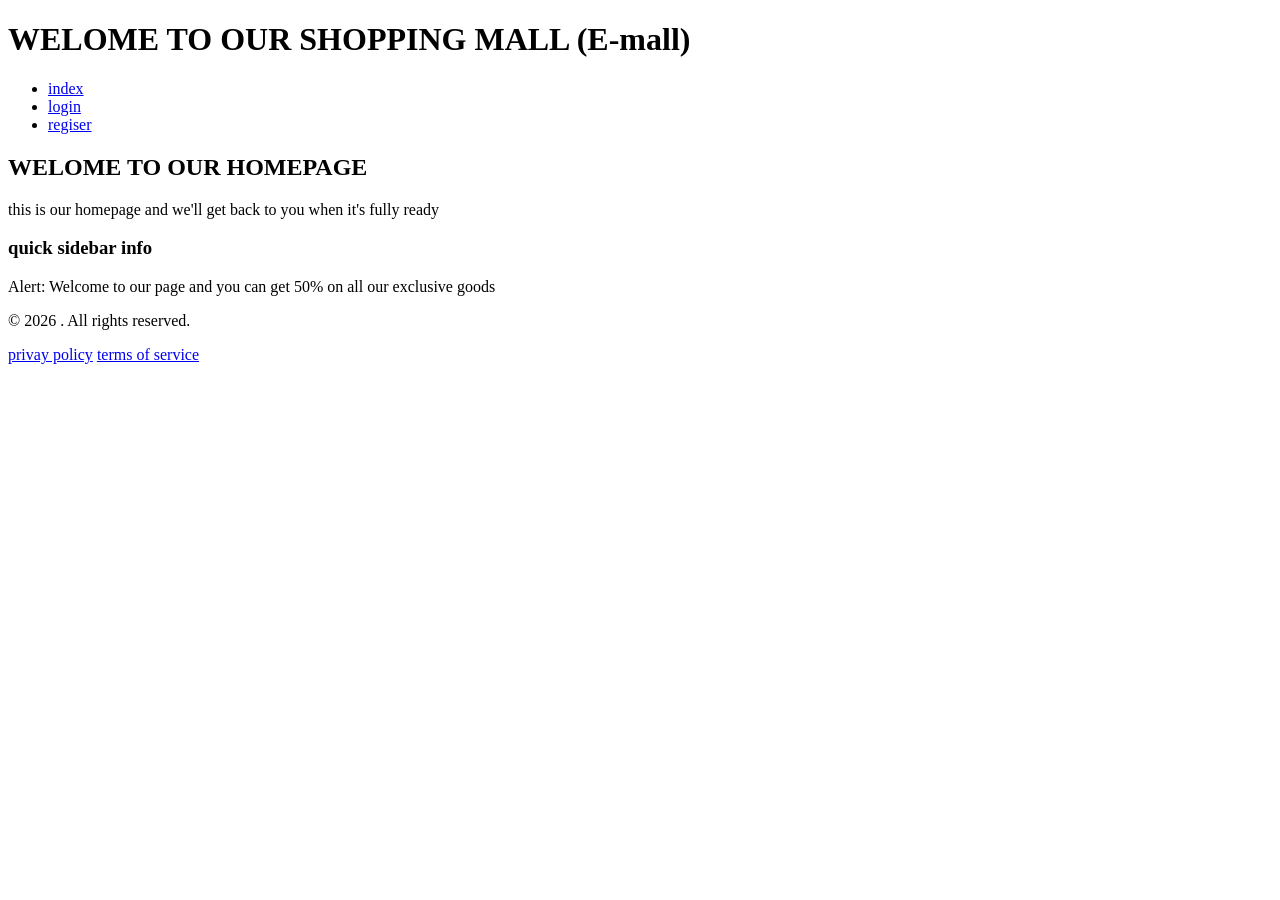
<file: assignmens/index.html>
<!doctype html>
<html lang="en">
  <head>
    <meta charset="UTF-8" />
    <meta name="viewport" content="width=device-width, inital-scale=1.0" />
    <title>Home-semantic layout</title>
  </head>
  <body>
    <header>
      <h1>WELOME TO OUR SHOPPING MALL (E-mall)</h1>
      <nav>
        <ul>
          <li><a href="index.html">index</a></li>  
          <li><a href="login.html">login</a></li>
          <li><a href="regiser.html">regiser</a></li>
        </ul>
      </nav>
    </header>

    <main>
      <h2>WELOME TO OUR HOMEPAGE</h2>
      <p>
        this is our homepage and we'll get back to you when it's fully ready
      </p>
    </main>
    <aside>
      <h3>quick sidebar info</h3>
      <p>
        Alert: Welcome to our page and you can get 50% on all our exclusive
        goods
      </p>
    </aside>

    <footer>
      <p>&copy; 2026 . All rights reserved.</p>
      <nav>
        <a href="#privay">privay policy</a>
        <a href="#terms">terms of service</a>
        <a href="regiser.html"></a>
        <a href="login.html"></a>
      </nav>
    </footer>
  </body>
</html>
</file>
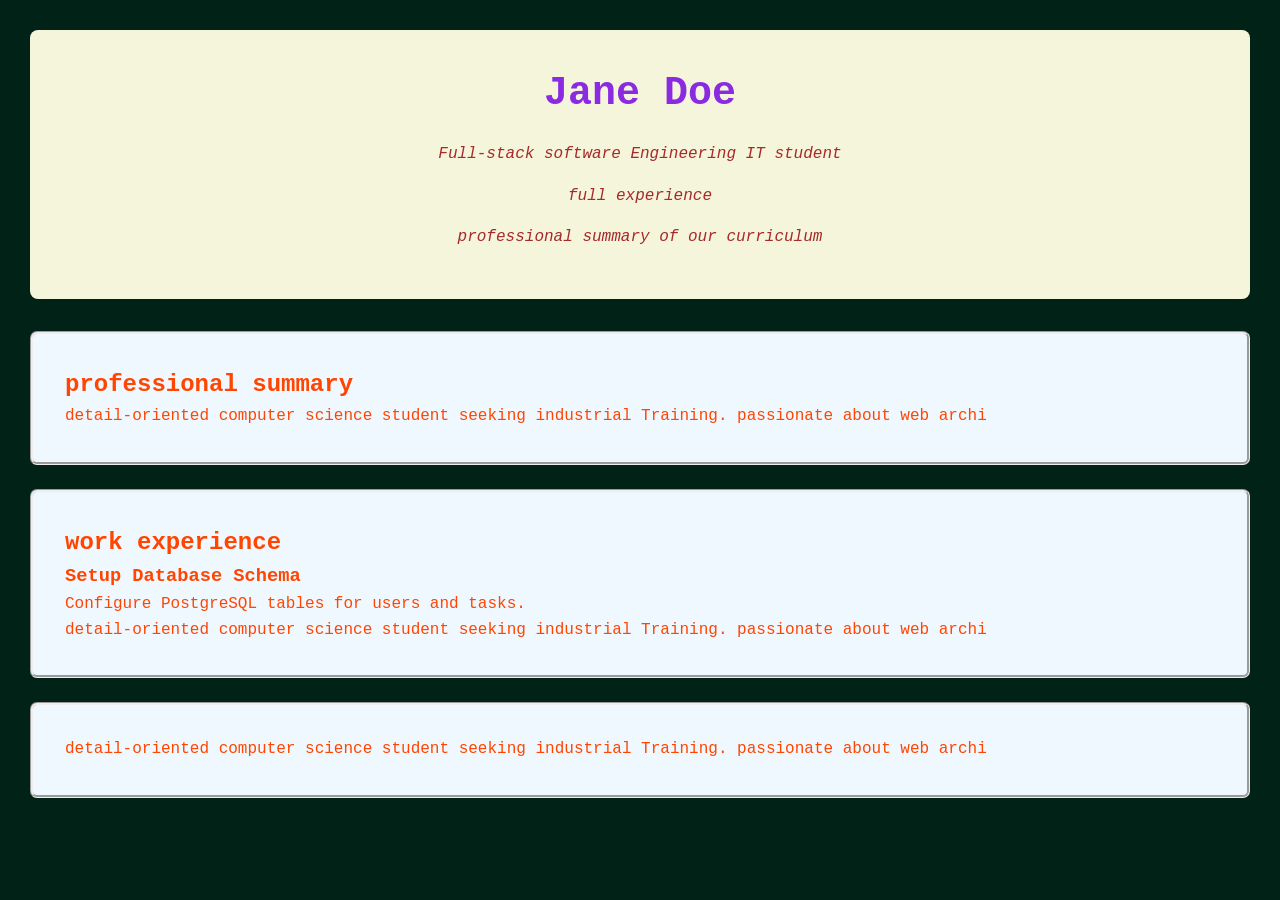
<file: wk1/day_1/index.html>
<!DOCTYPE html>
<html lang="en">
    <head>

    <meta charset="UTF-8">
    <meta name="viewport" content="width=device-width, inital-scale=1.0">
    <meta name="descripion" content="professional cv for an IT software Engineering student">   
    <title>Jane Doe|software Engineer</title>       
    <link rel="stylesheet" href="styles.css" />
    </head>

    </body>
        <header>
            <h1> Jane Doe</h1>
            <p>Full-stack software Engineering IT student </p>
            <p> full experience</p>
            <p>professional summary of our curriculum</p>

  
            <nav>
                <ul>
                    <li></li>
                    <li></li>
                    <li></li>
                </ul>
            </nav>
        </header>

        <main>
           <section id="summary">
                <h2>professional summary</h2>
                <p>
                    detail-oriented computer science student seeking industrial Training.
                    passionate about web archi

                </p>
           </section>
           <section id="experience">
                <h2>work experience</h2>
                <article class="cv-card">
                     
                </article>

                <article class=".task-card.urgent">
    <h3>Setup Database Schema</h3>
    <p>Configure PostgreSQL tables for users and tasks.</p>
     </article>
                <p>
                    detail-oriented computer science student seeking industrial Training.
                    passionate about web archi

                </p>
           </section>
           <section id="contact">
                <h2></h2>
                <p>
                    detail-oriented computer science student seeking industrial Training.
                    passionate about web archi

                </p>
                    
           


        </main>
</file>
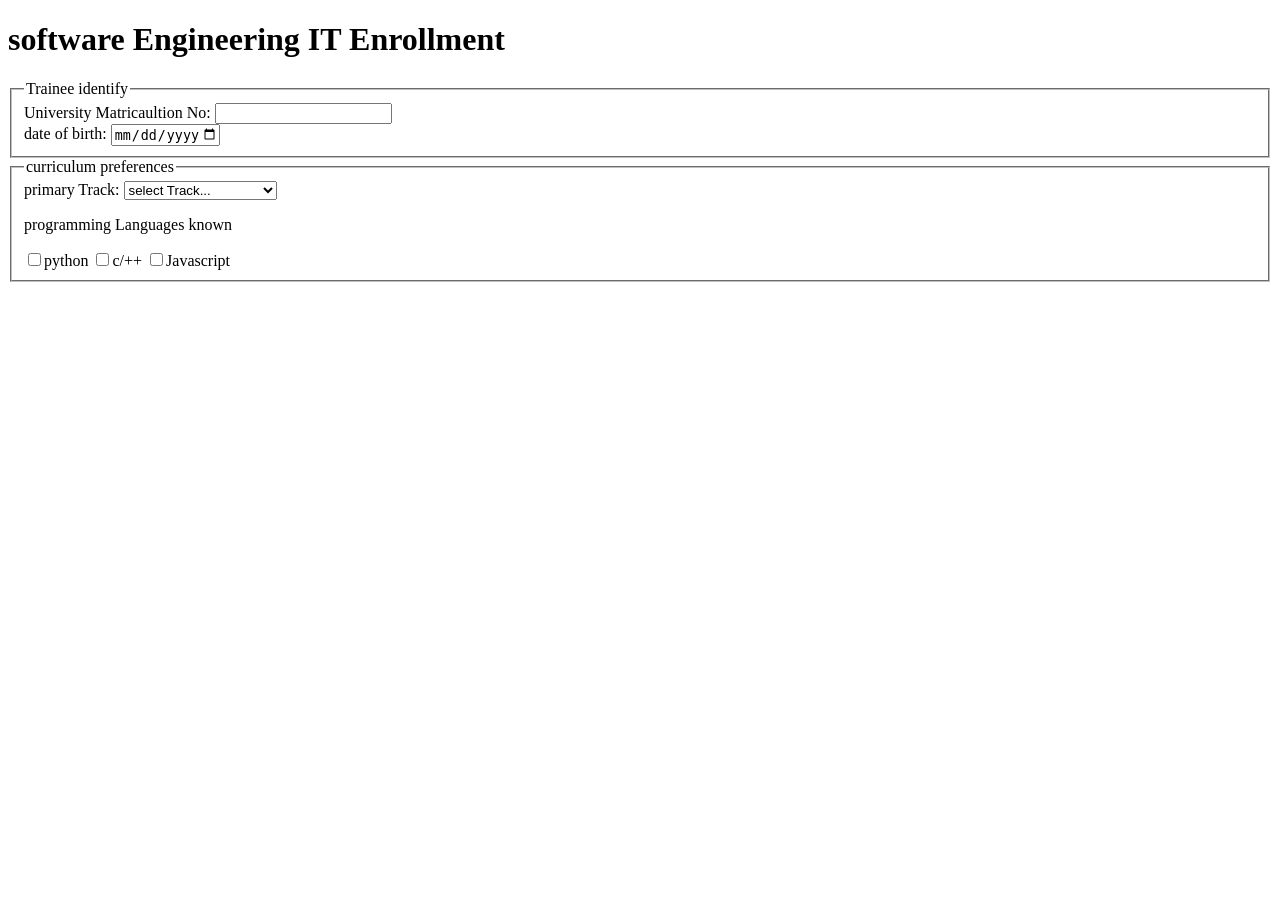
<file: wk1/day_2/index.html>
<!doctype html>
<html lang="en">
  <head>
    <meta charset="UTF-8" />
    <meta name="viewport" content="width=device-width, inital-scale=1.0" />
    <title>student Enrollment form and DOM Mapping</title>
  </head>
  <body>
    <header>
      <h1>software Engineering IT Enrollment</h1>
    </header>

    <main>
      <form action="" method="post">
        <fieldset>
          <legend>Trainee identify</legend>
          <div>
            <label for="matricnumber">University Matricaultion No:</label>
            <input
              type="text"
              id="matricNumber"
              name="matricnumber"
              pattern="[A-Za-z]{2}\d{6}"
              title="example: CS123456"
              required
            />
          </div>

          <div>
            <label for="dob"> date of birth:</label>
            <input type="date" id="dob" max="2010-01-01" />
          </div>
        </fieldset>

        <fieldset>
          <legend>curriculum preferences</legend>
          <div>
            <label for="track">primary Track:</label>
            <select name="track" id="track" required>
              <option value="" disabled selected>select Track...</option>
              <option value="frontend">frontend Engineering</option>
              <option value=" backend">backend Architecture</option>
              <option value="Full-stack">fullstack Development</option>
            </select>
          </div>

          <div>
            <p>programming Languages known</p>
            <label for="checkbox">
              <input type="checkbox" name="Languages" value="python" />python
            </label>
            <label for="checkbox">
              <input type="checkbox" name="Languages" value="c" />c/++
            </label>
            <label for="checkbox">
              <input type="checkbox" name="Languages" value="Javascript" />Javascript
            </label>
          </div>
        </fieldset>
      </form>
    </main>
  </body>
</html>
</file>
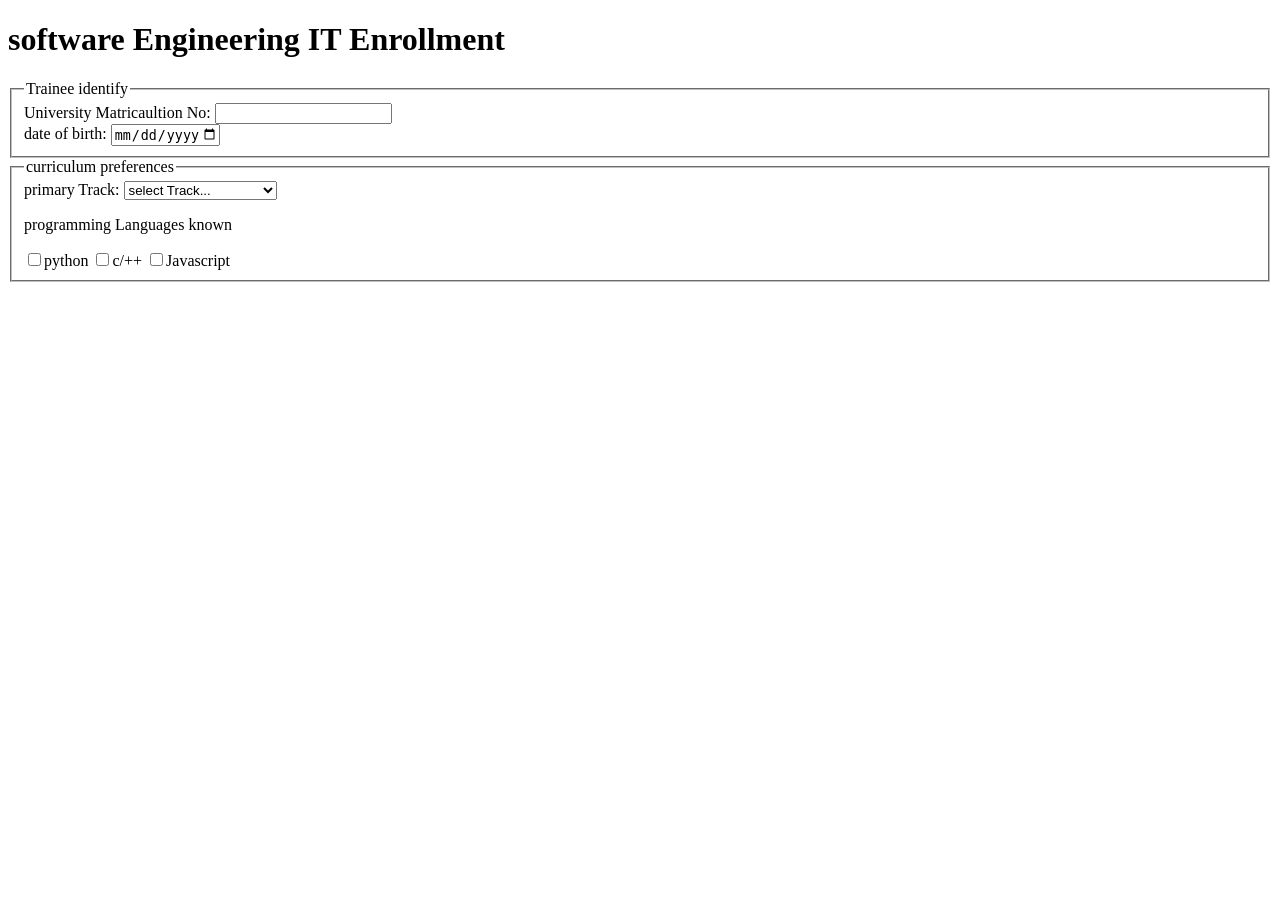
<file: wk1/day-2-wk-1.html>
<!doctype html>
<html lang="en">
  <head>
    <meta charset="UTF-8" />
    <meta name="viewport" content="width=device-width, inital-scale=1.0" />
    <title>student Enrollment form and DOM Mapping</title>
  </head>
  <body>
    <header>
      <h1>software Engineering IT Enrollment</h1>
    </header>

    <main>
      <form action="" method="post">
        <fieldset>
          <legend>Trainee identify</legend>
          <div>
            <label for="matricnumber">University Matricaultion No:</label>
            <input
              type="text"
              id="matricNumber"
              name="matricnumber"
              pattern="[A-Za-z]{2}\d{6}"
              title="example: CS123456"
              required
            />
          </div>

          <div>
            <label for="dob"> date of birth:</label>
            <input type="date" id="dob" max="2010-01-01" />
          </div>
        </fieldset>

        <fieldset>
          <legend>curriculum preferences</legend>
          <div>
            <label for="track">primary Track:</label>
            <select name="track" id="track" required>
              <option value="" disabled selected>select Track...</option>
              <option value="frontend">frontend Engineering</option>
              <option value=" backend">backend Architecture</option>
              <option value="Full-stack">fullstack Development</option>
            </select>
          </div>

          <div>
            <p>programming Languages known</p>
            <label for="checkbox">
              <input type="checkbox" name="Languages" value="python" />python
            </label>
            <label for="checkbox">
              <input type="checkbox" name="Languages" value="c" />c/++
            </label>
            <label for="checkbox">
              <input type="checkbox" name="Languages" value="Javascript" />Javascript
            </label>
          </div>
        </fieldset>
      </form>
    </main>
  </body>
</html>
</file>
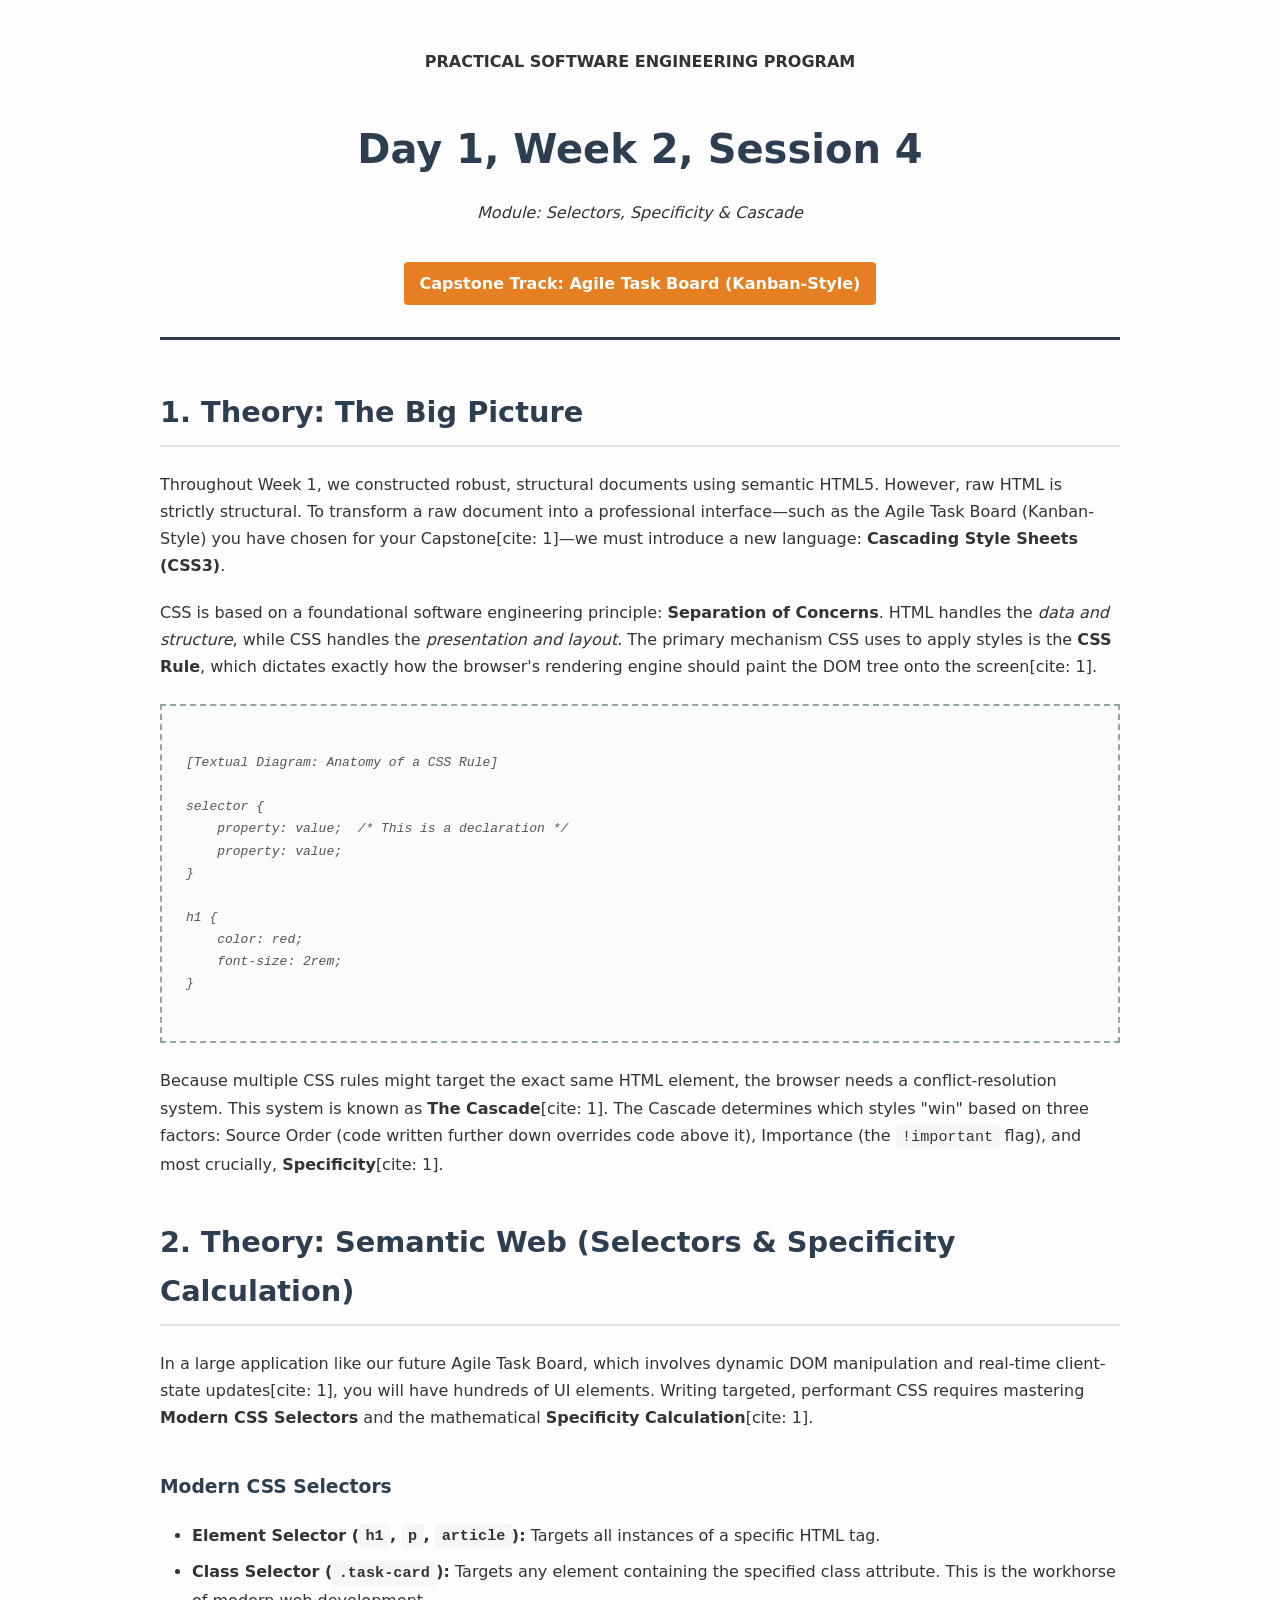
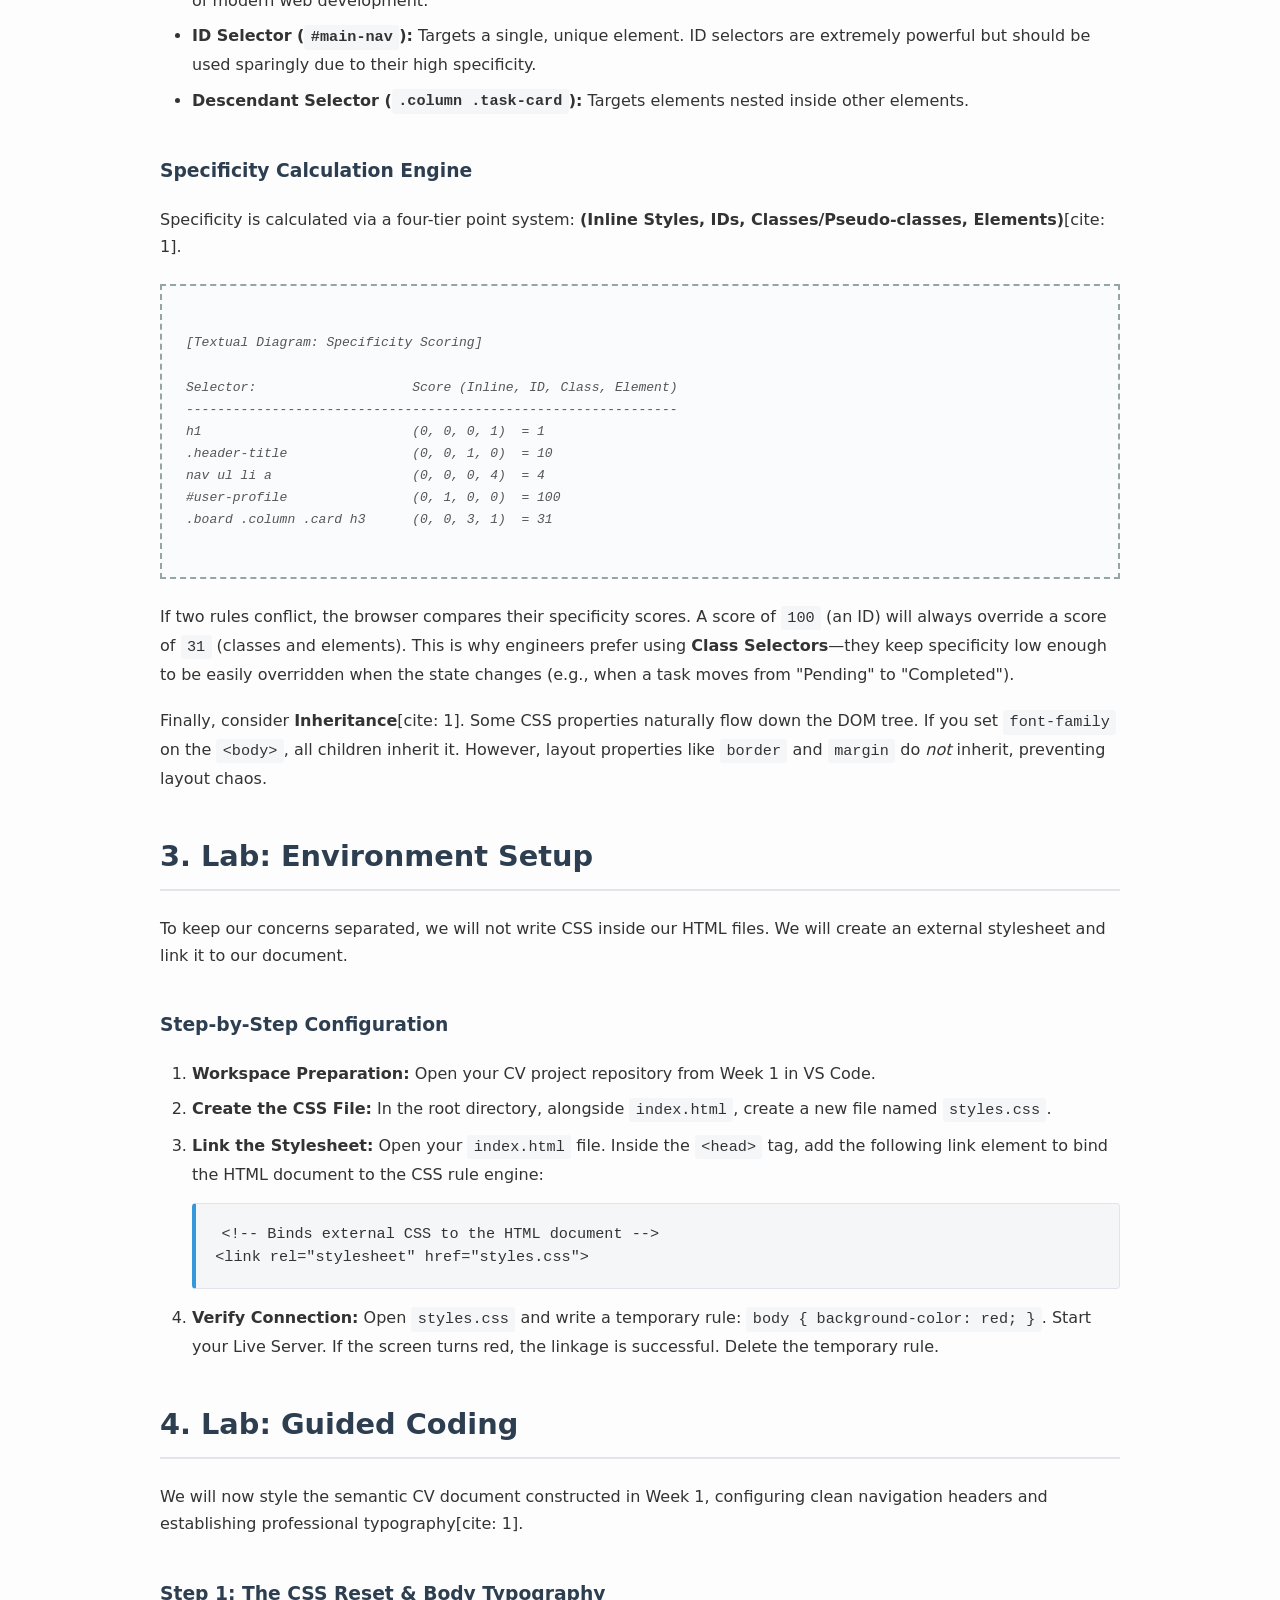
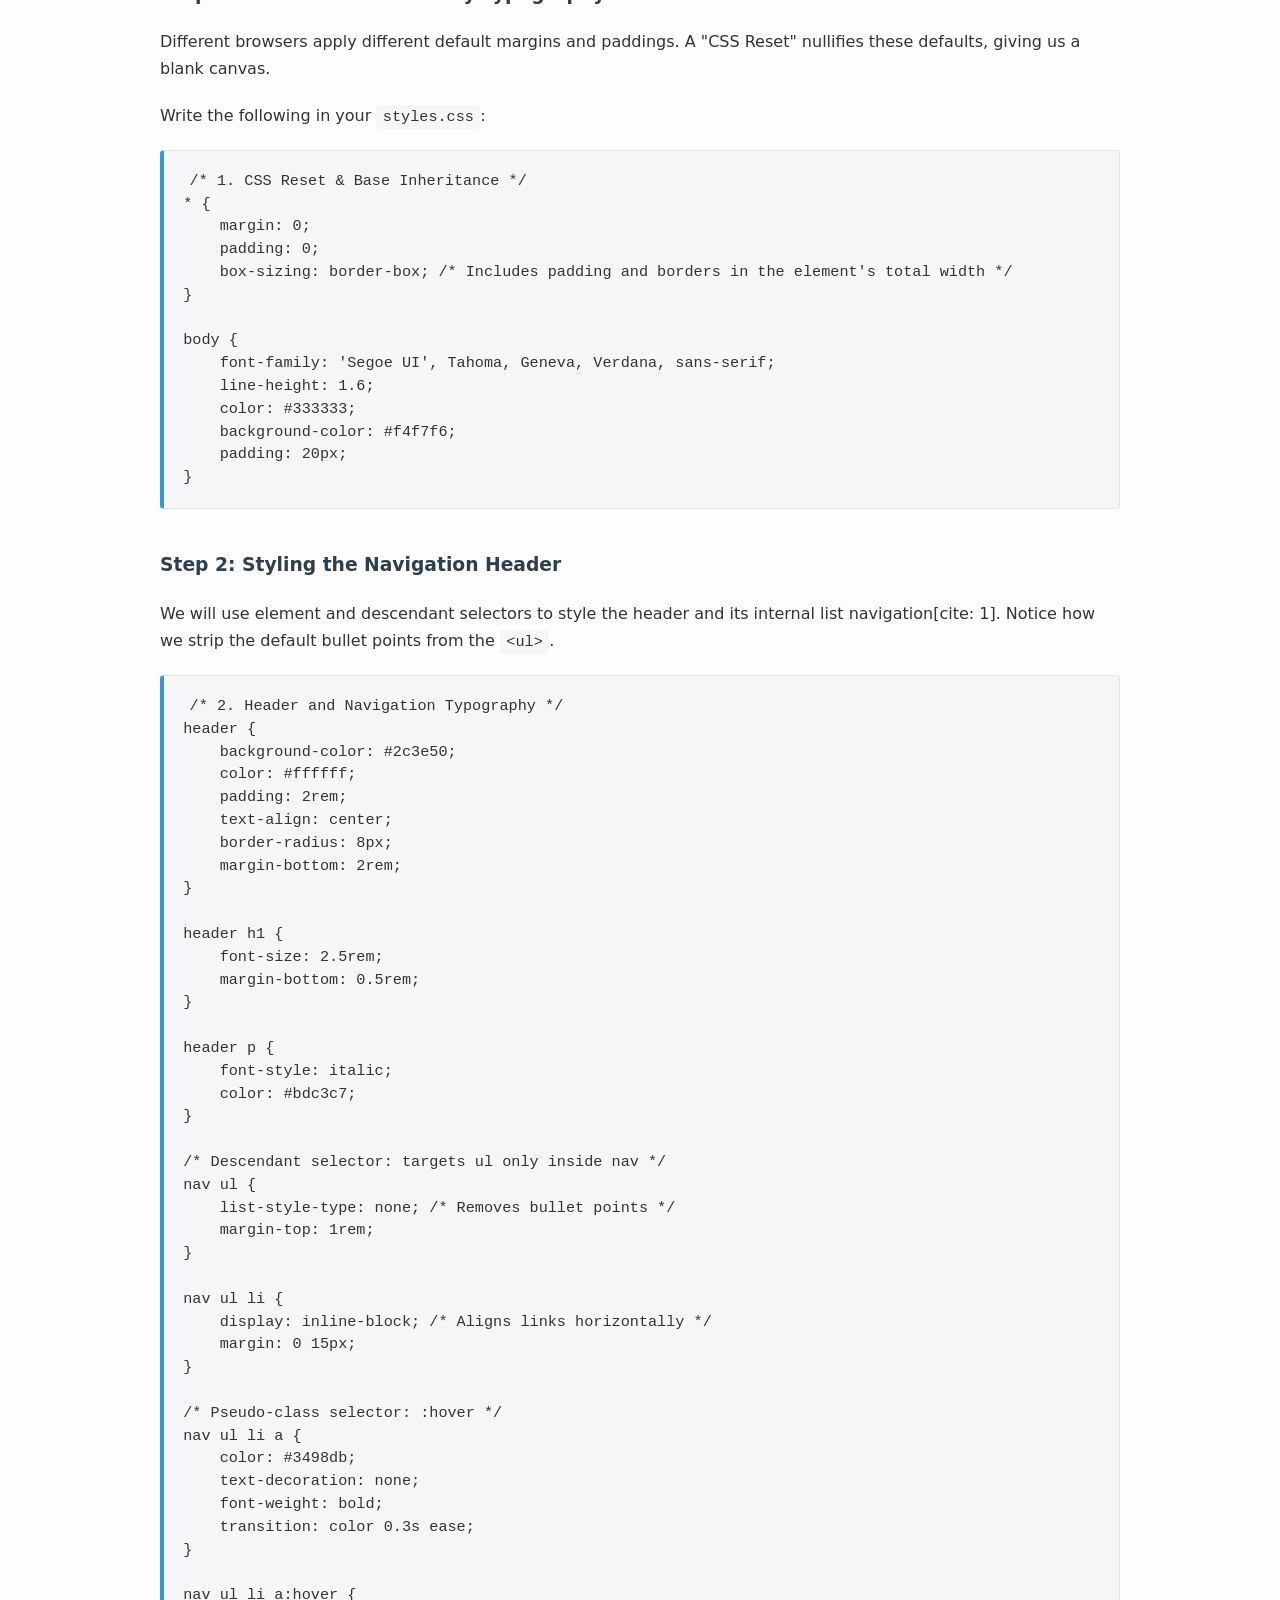
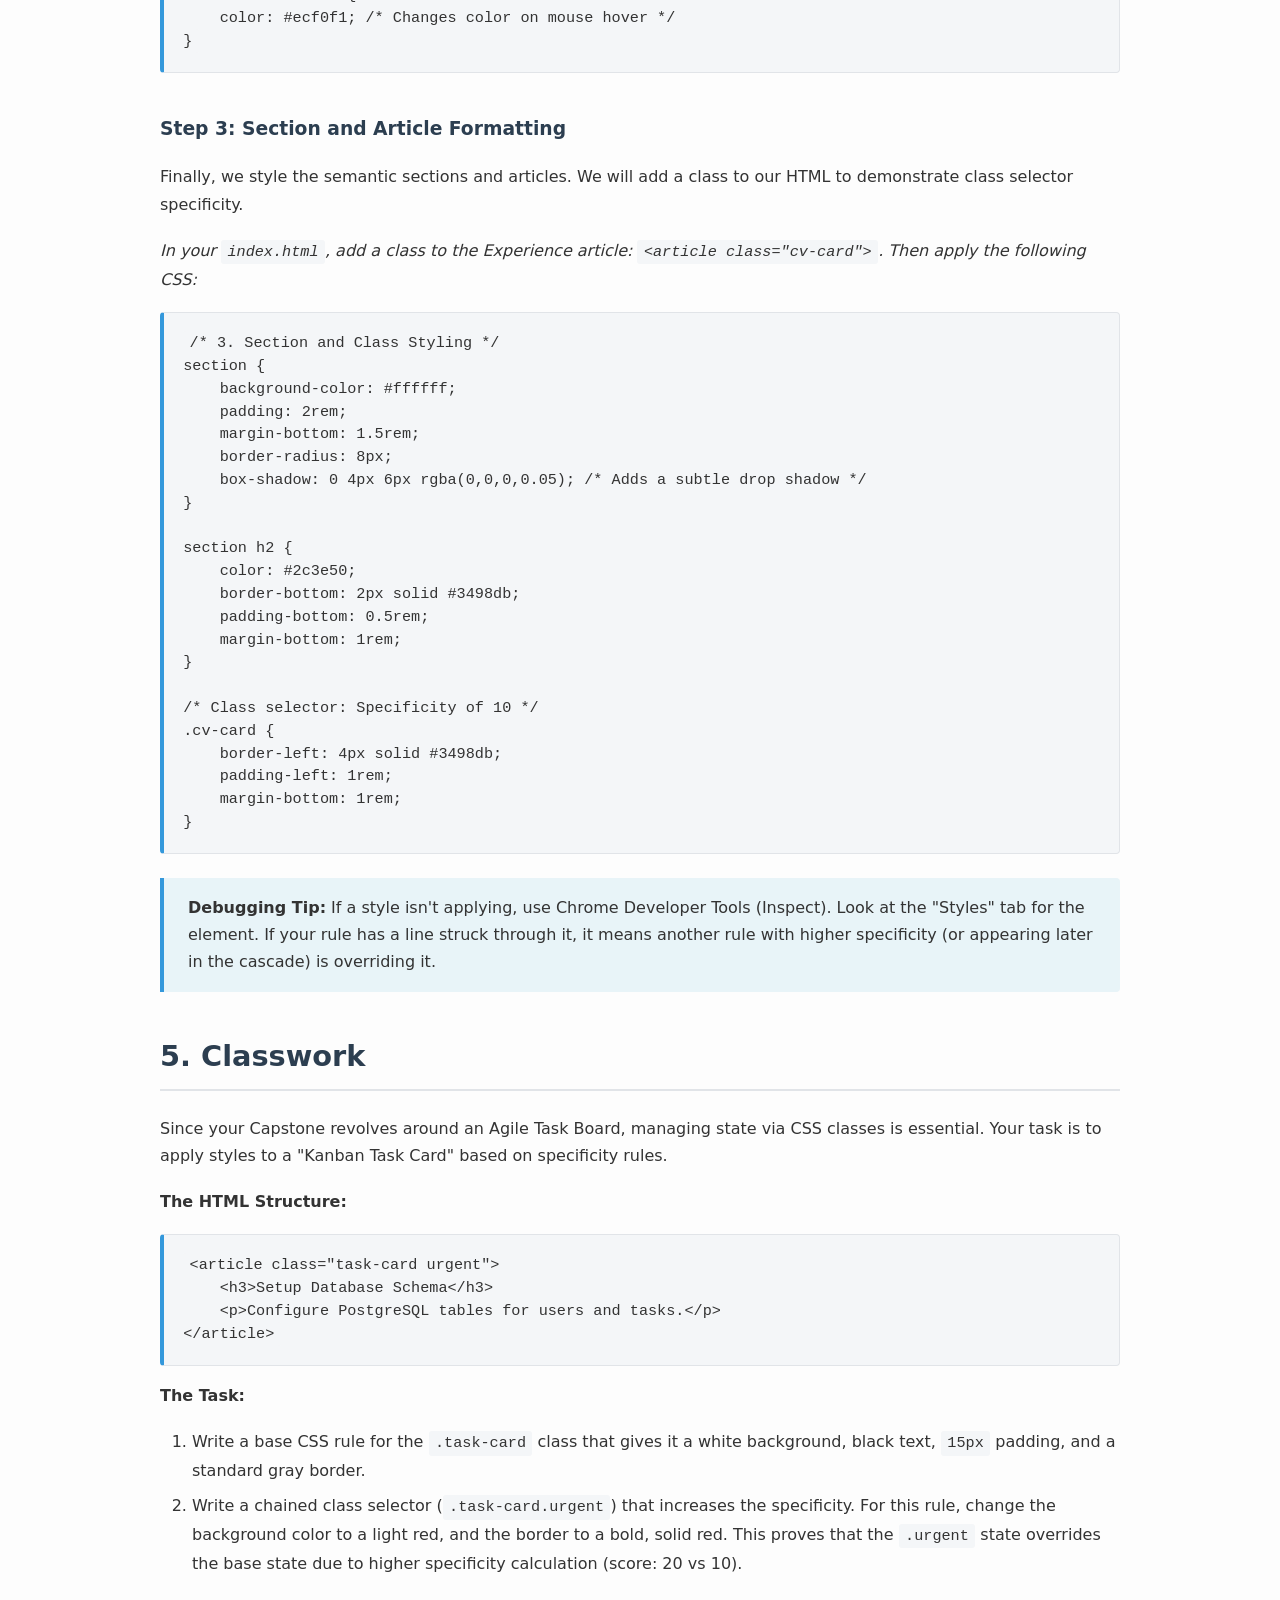
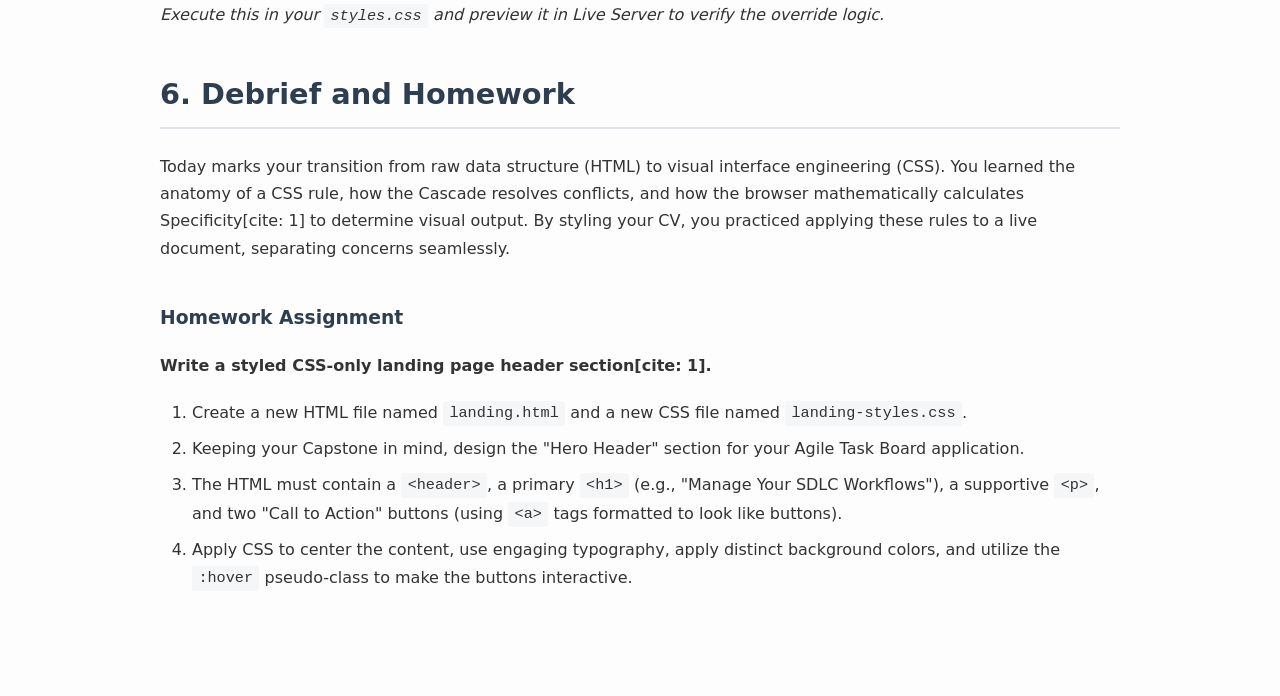
<file: lesson/lesson-notes/day-1-wk-2.html>
<!DOCTYPE html>
<html lang="en">
<head>
    <meta charset="UTF-8">
    <meta name="viewport" content="width=device-width, initial-scale=1.0">
    <title>Day 1, Week 2, Session 4: Selectors, Specificity & Cascade</title>
    <style>
        :root {
            --primary-color: #2c3e50;
            --secondary-color: #3498db;
            --accent-color: #e67e22;
            --background: #fdfdfd;
            --text-color: #333;
            --code-bg: #f4f6f8;
            --border-color: #e1e4e8;
        }
        body {
            font-family: 'Segoe UI', system-ui, -apple-system, sans-serif;
            line-height: 1.7;
            color: var(--text-color);
            background-color: var(--background);
            max-width: 960px;
            margin: 0 auto;
            padding: 2rem 2rem 5rem 2rem;
        }
        header.textbook-header {
            text-align: center;
            margin-bottom: 3rem;
            padding-bottom: 2rem;
            border-bottom: 3px solid var(--primary-color);
        }
        .capstone-banner {
            background-color: var(--accent-color);
            color: white;
            padding: 0.5rem 1rem;
            border-radius: 4px;
            font-weight: bold;
            display: inline-block;
            margin-top: 1rem;
        }
        h1, h2, h3, h4 {
            color: var(--primary-color);
            margin-top: 2.5rem;
        }
        h1 { font-size: 2.5rem; margin-bottom: 0.5rem; }
        h2 { 
            font-size: 1.8rem; 
            border-bottom: 2px solid var(--border-color); 
            padding-bottom: 0.5rem; 
        }
        p { margin-bottom: 1.2rem; }
        ul, ol { margin-bottom: 1.5rem; padding-left: 2rem; }
        li { margin-bottom: 0.5rem; }
        pre {
            background-color: var(--code-bg);
            border: 1px solid var(--border-color);
            border-left: 4px solid var(--secondary-color);
            padding: 1.2rem;
            overflow-x: auto;
            border-radius: 4px;
            font-family: 'Fira Code', 'Courier New', Courier, monospace;
            font-size: 0.95rem;
            line-height: 1.5;
        }
        code {
            font-family: 'Fira Code', 'Courier New', Courier, monospace;
            background-color: var(--code-bg);
            padding: 0.2rem 0.4rem;
            border-radius: 3px;
            font-size: 0.95rem;
        }
        .diagram-box {
            border: 2px dashed #95a5a6;
            background-color: #fafbfc;
            padding: 1.5rem;
            margin: 1.5rem 0;
            text-align: center;
            font-style: italic;
            color: #555;
            font-family: monospace;
            white-space: pre;
            text-align: left;
        }
        .note {
            background-color: #e8f4f8;
            border-left: 4px solid var(--secondary-color);
            padding: 1rem 1.5rem;
            margin: 1.5rem 0;
            border-radius: 0 4px 4px 0;
        }
        hr { border: 0; border-top: 1px solid var(--border-color); margin: 3rem 0; }
    </style>
</head>
<body>

    <header class="textbook-header">
        <p><strong>PRACTICAL SOFTWARE ENGINEERING PROGRAM</strong></p>
        <h1>Day 1, Week 2, Session 4</h1>
        <p><em>Module: Selectors, Specificity & Cascade</em></p>
        <div class="capstone-banner">Capstone Track: Agile Task Board (Kanban-Style)</div>
    </header>

    <section id="theory-big-picture">
        <h2>1. Theory: The Big Picture</h2>
        <p>Throughout Week 1, we constructed robust, structural documents using semantic HTML5. However, raw HTML is strictly structural. To transform a raw document into a professional interface—such as the Agile Task Board (Kanban-Style) you have chosen for your Capstone[cite: 1]—we must introduce a new language: <strong>Cascading Style Sheets (CSS3)</strong>.</p>

        <p>CSS is based on a foundational software engineering principle: <strong>Separation of Concerns</strong>. HTML handles the <em>data and structure</em>, while CSS handles the <em>presentation and layout</em>. The primary mechanism CSS uses to apply styles is the <strong>CSS Rule</strong>, which dictates exactly how the browser's rendering engine should paint the DOM tree onto the screen[cite: 1].</p>

        <div class="diagram-box">
[Textual Diagram: Anatomy of a CSS Rule]

selector {
    property: value;  /* This is a declaration */
    property: value;
}

h1 {
    color: red;
    font-size: 2rem;
}
        </div>

        <p>Because multiple CSS rules might target the exact same HTML element, the browser needs a conflict-resolution system. This system is known as <strong>The Cascade</strong>[cite: 1]. The Cascade determines which styles "win" based on three factors: Source Order (code written further down overrides code above it), Importance (the <code>!important</code> flag), and most crucially, <strong>Specificity</strong>[cite: 1].</p>
    </section>

    <section id="theory-semantic-web">
        <h2>2. Theory: Semantic Web (Selectors & Specificity Calculation)</h2>
        <p>In a large application like our future Agile Task Board, which involves dynamic DOM manipulation and real-time client-state updates[cite: 1], you will have hundreds of UI elements. Writing targeted, performant CSS requires mastering <strong>Modern CSS Selectors</strong> and the mathematical <strong>Specificity Calculation</strong>[cite: 1].</p>

        <h3>Modern CSS Selectors</h3>
        <ul>
            <li><strong>Element Selector (<code>h1</code>, <code>p</code>, <code>article</code>):</strong> Targets all instances of a specific HTML tag.</li>
            <li><strong>Class Selector (<code>.task-card</code>):</strong> Targets any element containing the specified class attribute. This is the workhorse of modern web development.</li>
            <li><strong>ID Selector (<code>#main-nav</code>):</strong> Targets a single, unique element. ID selectors are extremely powerful but should be used sparingly due to their high specificity.</li>
            <li><strong>Descendant Selector (<code>.column .task-card</code>):</strong> Targets elements nested inside other elements.</li>
        </ul>

        <h3>Specificity Calculation Engine</h3>
        <p>Specificity is calculated via a four-tier point system: <strong>(Inline Styles, IDs, Classes/Pseudo-classes, Elements)</strong>[cite: 1].</p>
        <div class="diagram-box">
[Textual Diagram: Specificity Scoring]

Selector:                    Score (Inline, ID, Class, Element)
---------------------------------------------------------------
h1                           (0, 0, 0, 1)  = 1
.header-title                (0, 0, 1, 0)  = 10
nav ul li a                  (0, 0, 0, 4)  = 4
#user-profile                (0, 1, 0, 0)  = 100
.board .column .card h3      (0, 0, 3, 1)  = 31
        </div>
        <p>If two rules conflict, the browser compares their specificity scores. A score of <code>100</code> (an ID) will always override a score of <code>31</code> (classes and elements). This is why engineers prefer using <strong>Class Selectors</strong>—they keep specificity low enough to be easily overridden when the state changes (e.g., when a task moves from "Pending" to "Completed").</p>
        
        <p>Finally, consider <strong>Inheritance</strong>[cite: 1]. Some CSS properties naturally flow down the DOM tree. If you set <code>font-family</code> on the <code>&lt;body&gt;</code>, all children inherit it. However, layout properties like <code>border</code> and <code>margin</code> do <em>not</em> inherit, preventing layout chaos.</p>
    </section>

    <section id="lab-environment-setup">
        <h2>3. Lab: Environment Setup</h2>
        <p>To keep our concerns separated, we will not write CSS inside our HTML files. We will create an external stylesheet and link it to our document.</p>

        <h3>Step-by-Step Configuration</h3>
        <ol>
            <li><strong>Workspace Preparation:</strong> Open your CV project repository from Week 1 in VS Code.</li>
            <li><strong>Create the CSS File:</strong> In the root directory, alongside <code>index.html</code>, create a new file named <code>styles.css</code>.</li>
            <li><strong>Link the Stylesheet:</strong> Open your <code>index.html</code> file. Inside the <code>&lt;head&gt;</code> tag, add the following link element to bind the HTML document to the CSS rule engine:
<pre><code>&lt;!-- Binds external CSS to the HTML document --&gt;
&lt;link rel="stylesheet" href="styles.css"&gt;</code></pre>
            </li>
            <li><strong>Verify Connection:</strong> Open <code>styles.css</code> and write a temporary rule: <code>body { background-color: red; }</code>. Start your Live Server. If the screen turns red, the linkage is successful. Delete the temporary rule.</li>
        </ol>
    </section>

    <section id="lab-guided-coding">
        <h2>4. Lab: Guided Coding</h2>
        <p>We will now style the semantic CV document constructed in Week 1, configuring clean navigation headers and establishing professional typography[cite: 1].</p>

        <h3>Step 1: The CSS Reset & Body Typography</h3>
        <p>Different browsers apply different default margins and paddings. A "CSS Reset" nullifies these defaults, giving us a blank canvas.</p>
        <p>Write the following in your <code>styles.css</code>:</p>

<pre><code>/* 1. CSS Reset & Base Inheritance */
* {
    margin: 0;
    padding: 0;
    box-sizing: border-box; /* Includes padding and borders in the element's total width */
}

body {
    font-family: 'Segoe UI', Tahoma, Geneva, Verdana, sans-serif;
    line-height: 1.6;
    color: #333333;
    background-color: #f4f7f6;
    padding: 20px;
}</code></pre>

        <h3>Step 2: Styling the Navigation Header</h3>
        <p>We will use element and descendant selectors to style the header and its internal list navigation[cite: 1]. Notice how we strip the default bullet points from the <code>&lt;ul&gt;</code>.</p>

<pre><code>/* 2. Header and Navigation Typography */
header {
    background-color: #2c3e50;
    color: #ffffff;
    padding: 2rem;
    text-align: center;
    border-radius: 8px;
    margin-bottom: 2rem;
}

header h1 {
    font-size: 2.5rem;
    margin-bottom: 0.5rem;
}

header p {
    font-style: italic;
    color: #bdc3c7;
}

/* Descendant selector: targets ul only inside nav */
nav ul {
    list-style-type: none; /* Removes bullet points */
    margin-top: 1rem;
}

nav ul li {
    display: inline-block; /* Aligns links horizontally */
    margin: 0 15px;
}

/* Pseudo-class selector: :hover */
nav ul li a {
    color: #3498db;
    text-decoration: none;
    font-weight: bold;
    transition: color 0.3s ease;
}

nav ul li a:hover {
    color: #ecf0f1; /* Changes color on mouse hover */
}</code></pre>

        <h3>Step 3: Section and Article Formatting</h3>
        <p>Finally, we style the semantic sections and articles. We will add a class to our HTML to demonstrate class selector specificity.</p>

        <p><em>In your <code>index.html</code>, add a class to the Experience article: <code>&lt;article class="cv-card"&gt;</code>. Then apply the following CSS:</em></p>

<pre><code>/* 3. Section and Class Styling */
section {
    background-color: #ffffff;
    padding: 2rem;
    margin-bottom: 1.5rem;
    border-radius: 8px;
    box-shadow: 0 4px 6px rgba(0,0,0,0.05); /* Adds a subtle drop shadow */
}

section h2 {
    color: #2c3e50;
    border-bottom: 2px solid #3498db;
    padding-bottom: 0.5rem;
    margin-bottom: 1rem;
}

/* Class selector: Specificity of 10 */
.cv-card {
    border-left: 4px solid #3498db;
    padding-left: 1rem;
    margin-bottom: 1rem;
}</code></pre>

        <div class="note">
            <strong>Debugging Tip:</strong> If a style isn't applying, use Chrome Developer Tools (Inspect). Look at the "Styles" tab for the element. If your rule has a line struck through it, it means another rule with higher specificity (or appearing later in the cascade) is overriding it.
        </div>
    </section>

    <section id="classwork">
        <h2>5. Classwork</h2>
        <p>Since your Capstone revolves around an Agile Task Board, managing state via CSS classes is essential. Your task is to apply styles to a "Kanban Task Card" based on specificity rules.</p>
        
        <p><strong>The HTML Structure:</strong></p>
<pre><code>&lt;article class="task-card urgent"&gt;
    &lt;h3&gt;Setup Database Schema&lt;/h3&gt;
    &lt;p&gt;Configure PostgreSQL tables for users and tasks.&lt;/p&gt;
&lt;/article&gt;</code></pre>

        <p><strong>The Task:</strong></p>
        <ol>
            <li>Write a base CSS rule for the <code>.task-card</code> class that gives it a white background, black text, <code>15px</code> padding, and a standard gray border.</li>
            <li>Write a chained class selector (<code>.task-card.urgent</code>) that increases the specificity. For this rule, change the background color to a light red, and the border to a bold, solid red. This proves that the <code>.urgent</code> state overrides the base state due to higher specificity calculation (score: 20 vs 10).</li>
        </ol>
        
        <p><em>Execute this in your <code>styles.css</code> and preview it in Live Server to verify the override logic.</em></p>
    </section>

    <section id="debrief-homework">
        <h2>6. Debrief and Homework</h2>
        <p>Today marks your transition from raw data structure (HTML) to visual interface engineering (CSS). You learned the anatomy of a CSS rule, how the Cascade resolves conflicts, and how the browser mathematically calculates Specificity[cite: 1] to determine visual output. By styling your CV, you practiced applying these rules to a live document, separating concerns seamlessly.</p>
        
        <h3>Homework Assignment</h3>
        <p><strong>Write a styled CSS-only landing page header section[cite: 1].</strong></p>
        <ol>
            <li>Create a new HTML file named <code>landing.html</code> and a new CSS file named <code>landing-styles.css</code>.</li>
            <li>Keeping your Capstone in mind, design the "Hero Header" section for your Agile Task Board application.</li>
            <li>The HTML must contain a <code>&lt;header&gt;</code>, a primary <code>&lt;h1&gt;</code> (e.g., "Manage Your SDLC Workflows"), a supportive <code>&lt;p&gt;</code>, and two "Call to Action" buttons (using <code>&lt;a&gt;</code> tags formatted to look like buttons).</li>
            <li>Apply CSS to center the content, use engaging typography, apply distinct background colors, and utilize the <code>:hover</code> pseudo-class to make the buttons interactive.</li>
        </ol>
    </section>

</body>
</html>
</file>
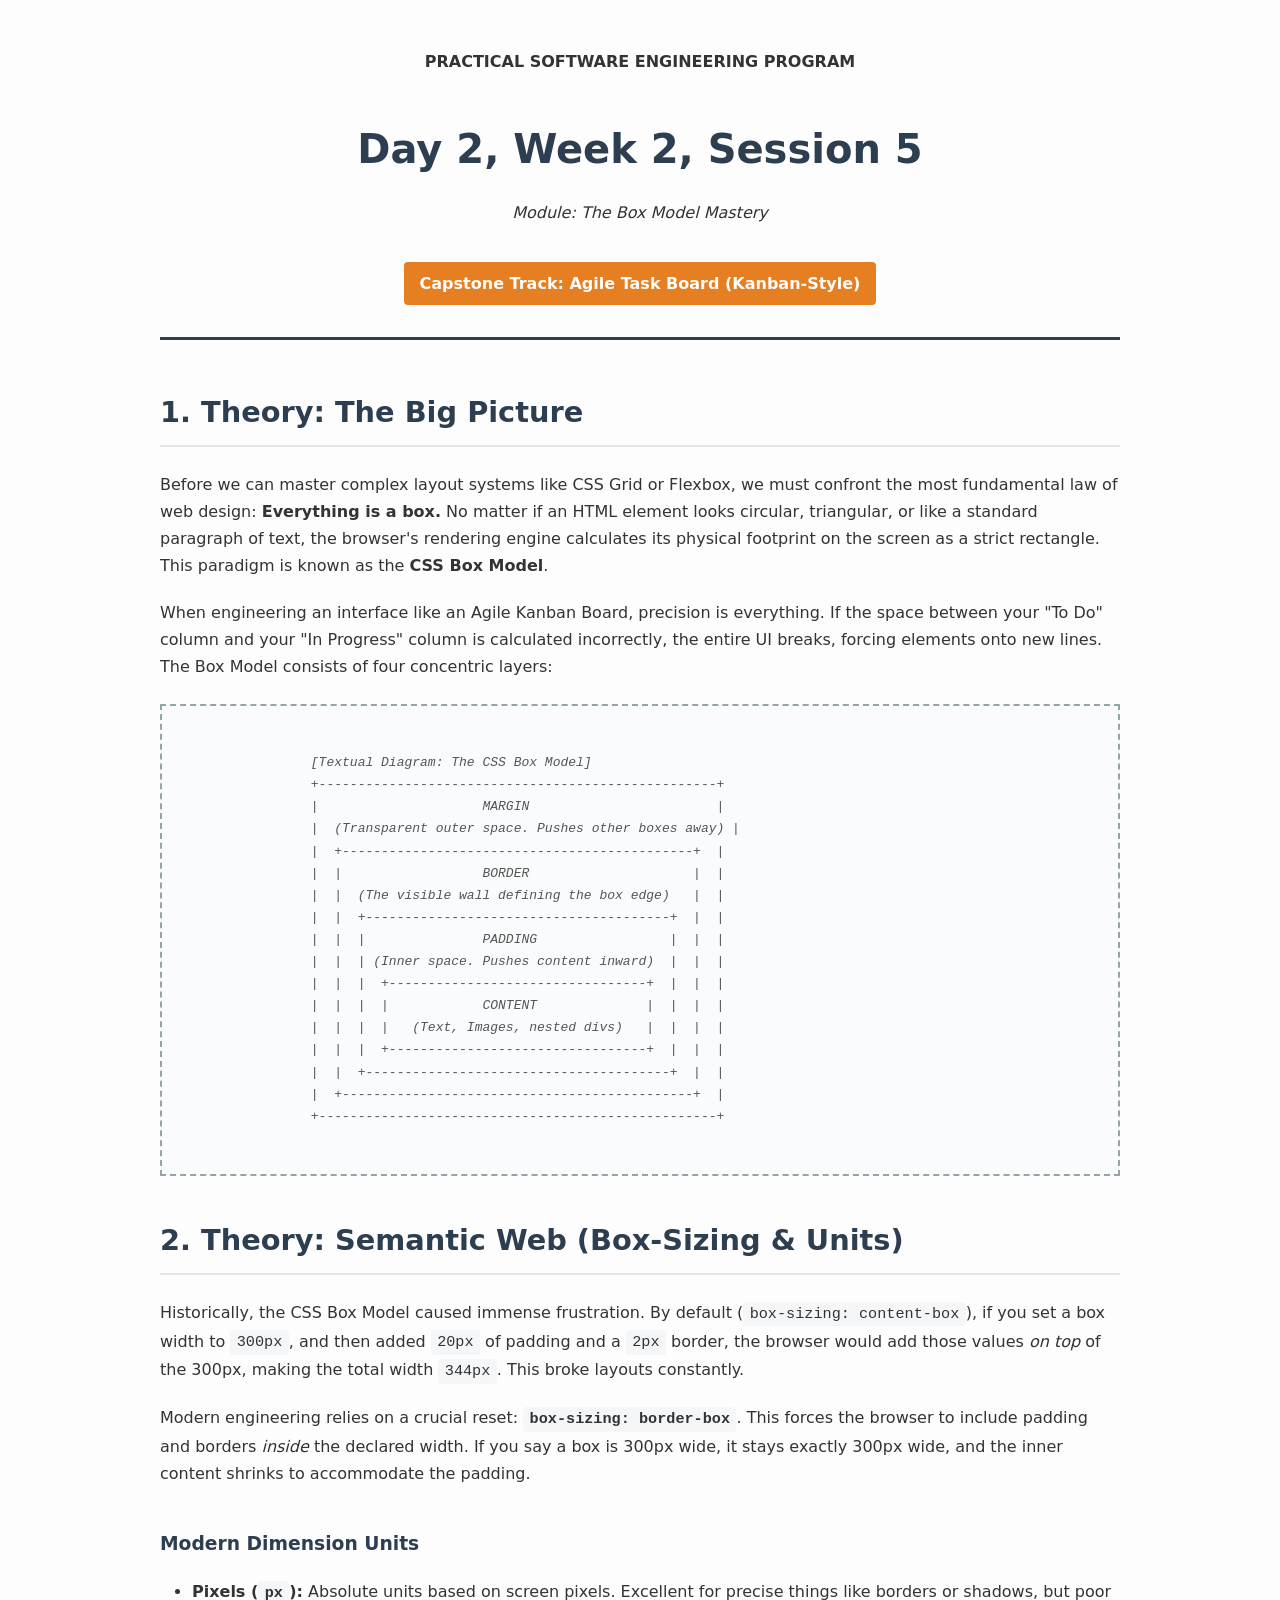
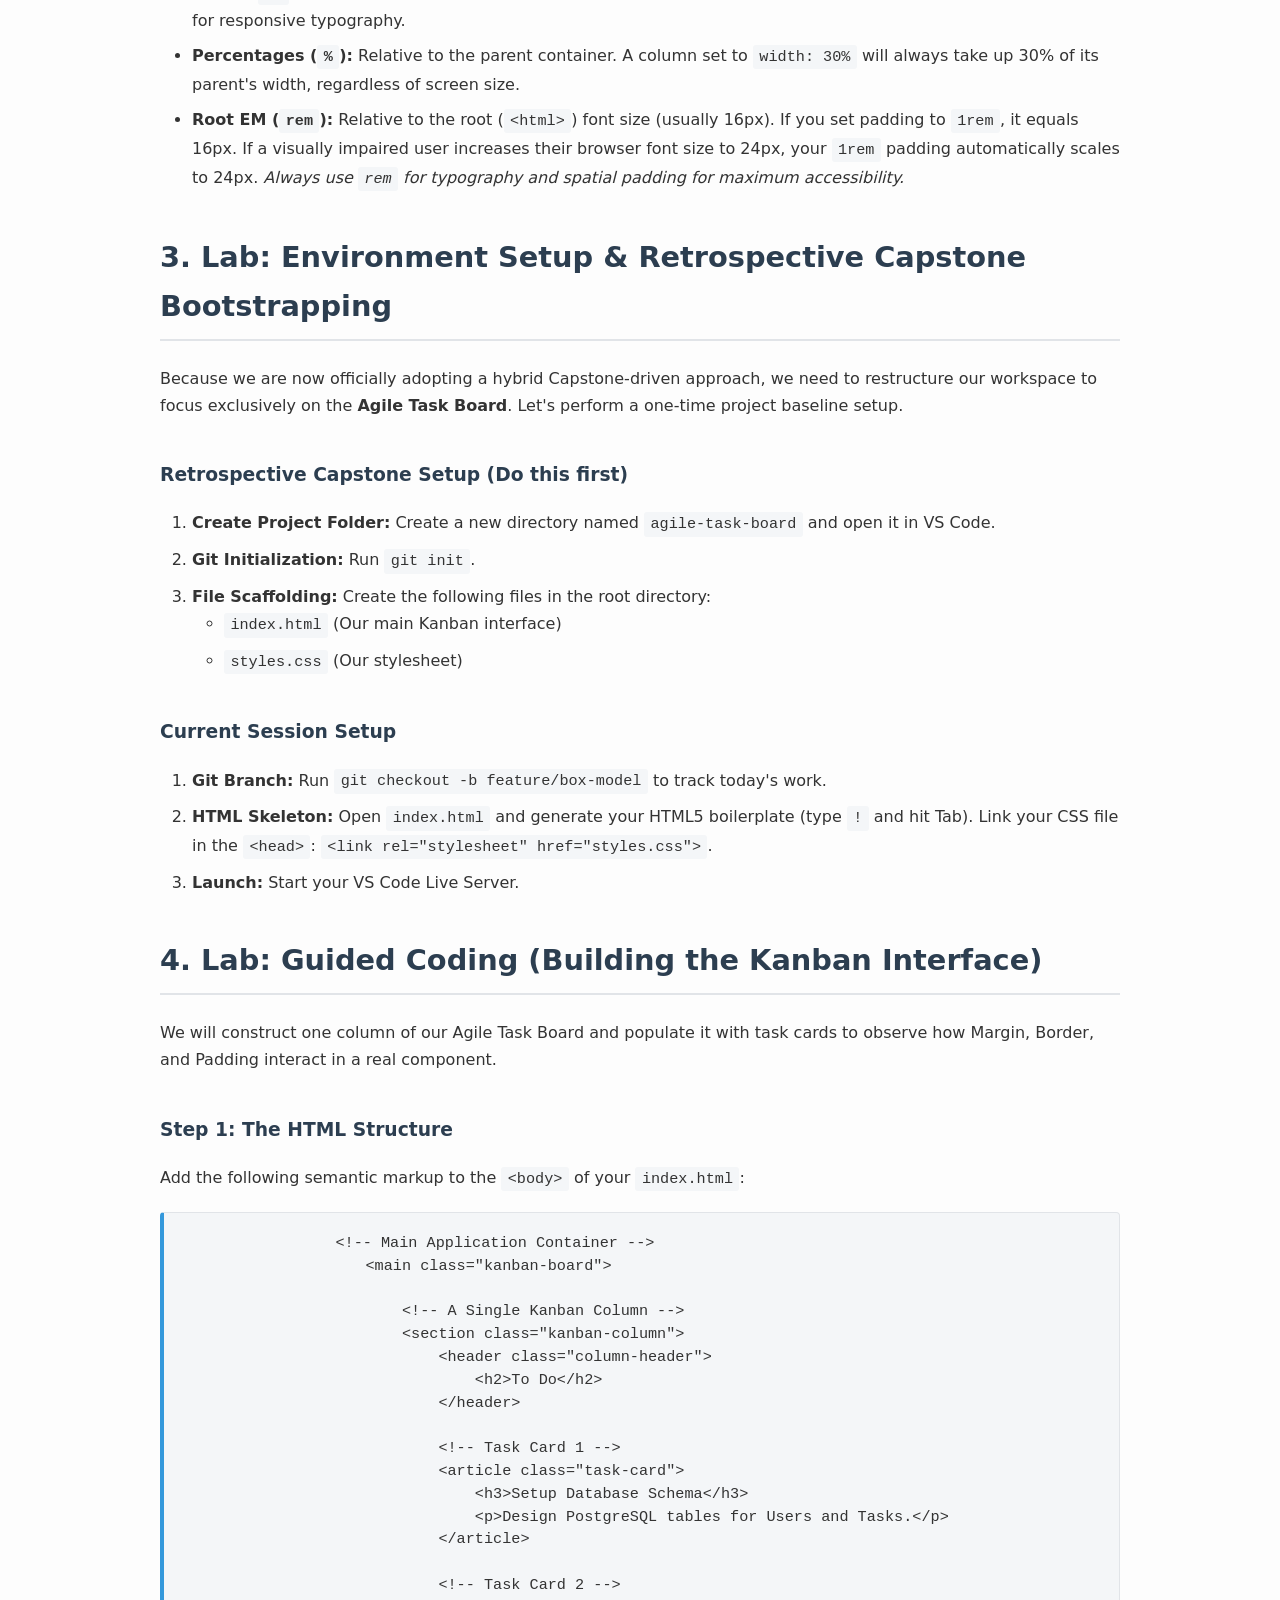
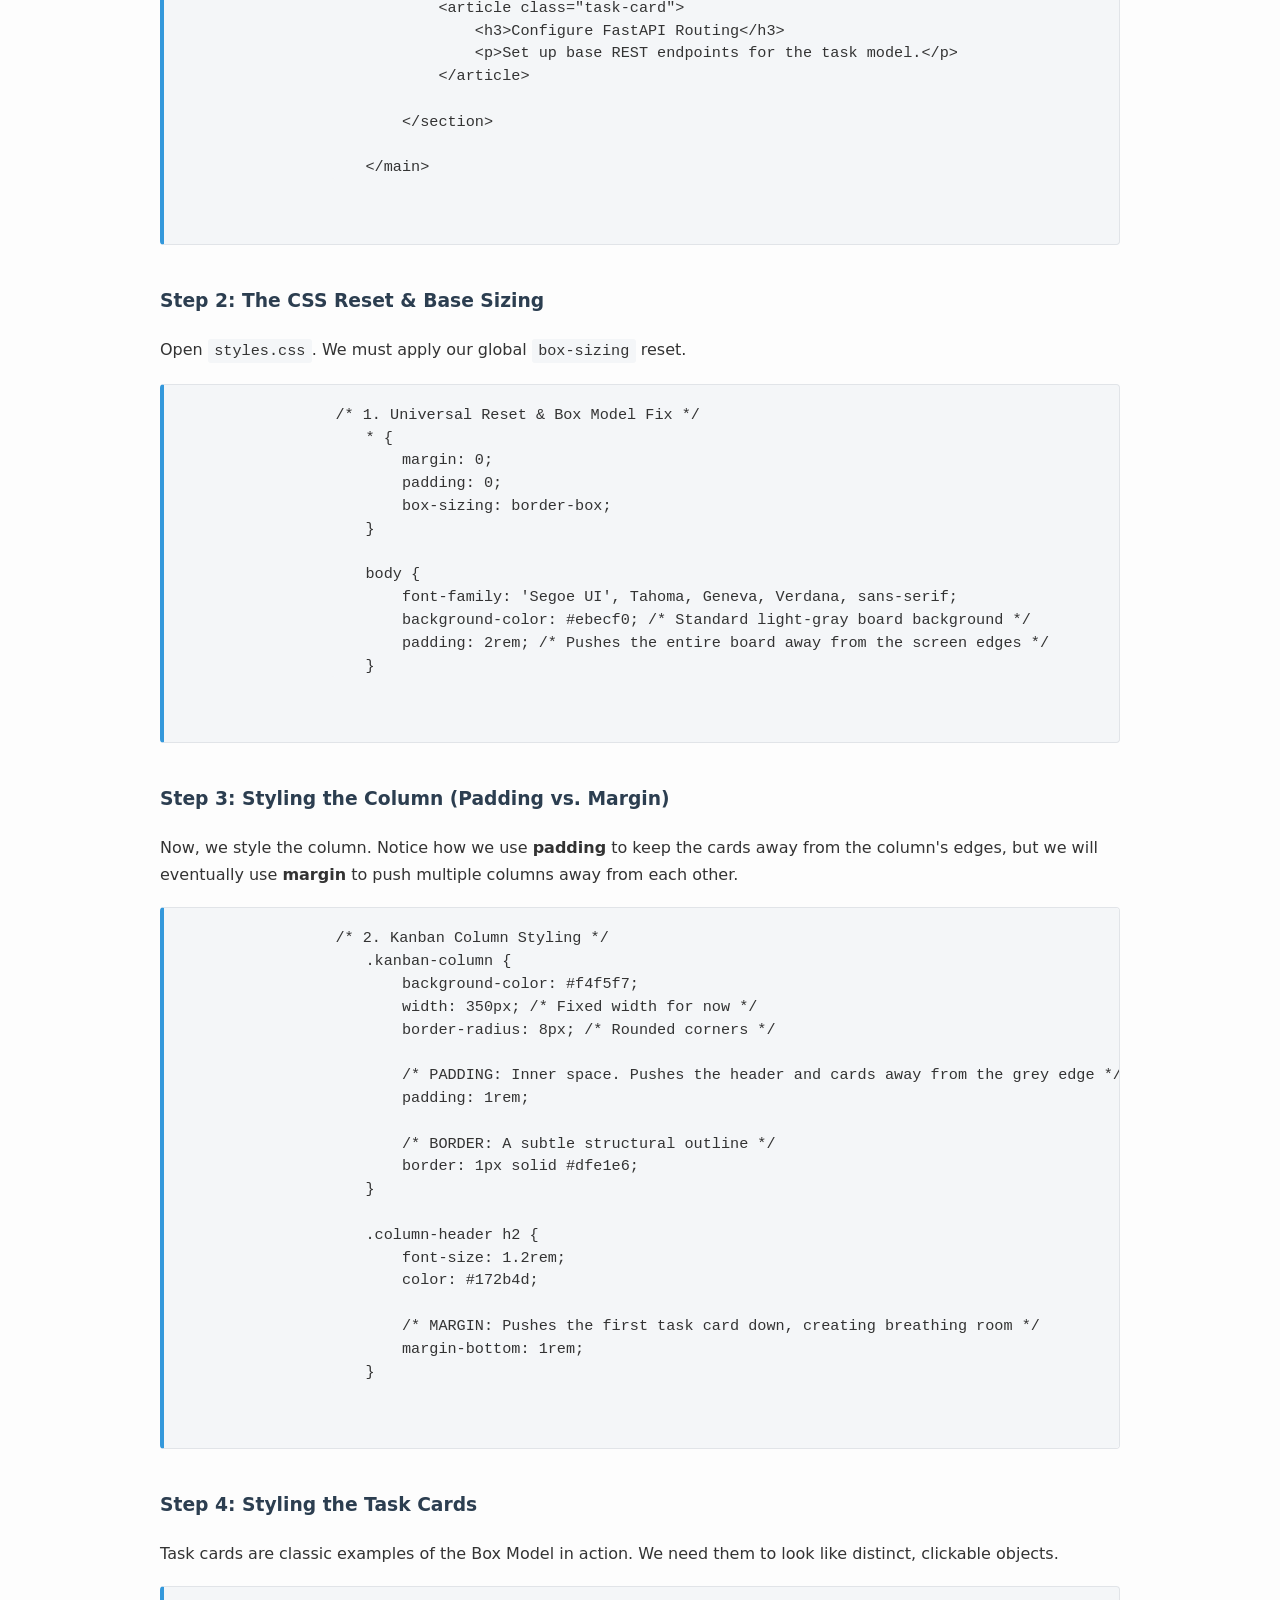
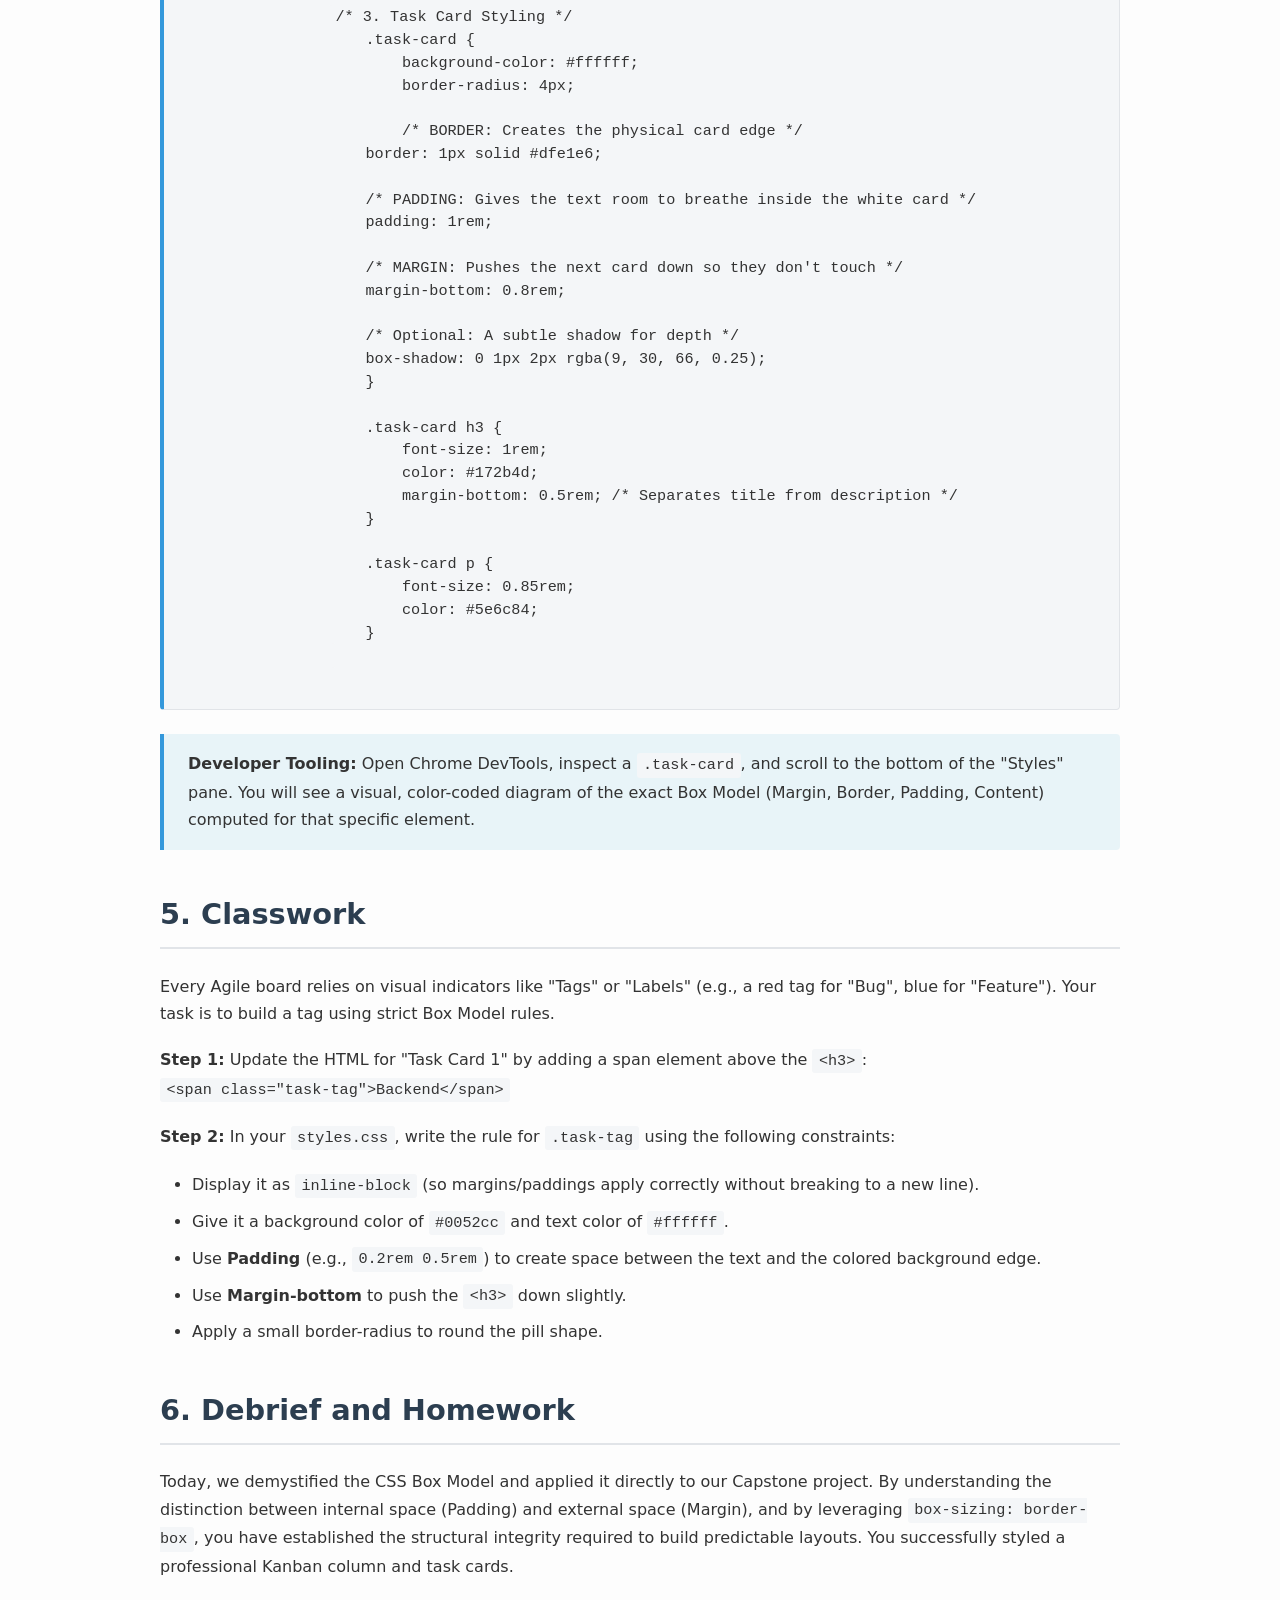
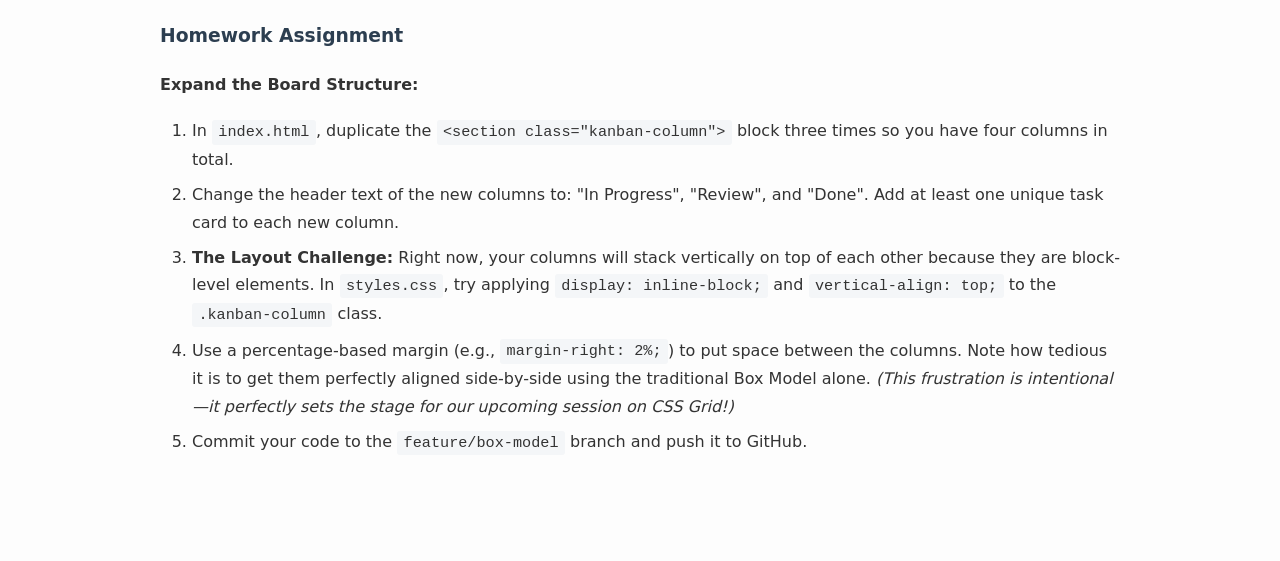
<file: lesson/wk2/day-2-wk2.html>
<!doctype html>
<html lang="en">
    <head>
        <meta charset="UTF-8" />
        <meta name="viewport" content="width=device-width, initial-scale=1.0" />
        <title>Day 2, Week 2, Session 5: The Box Model Mastery</title>
        <style>
            :root {
                --primary-color: #2c3e50;
                --secondary-color: #3498db;
                --accent-color: #e67e22;
                --background: #fdfdfd;
                --text-color: #333;
                --code-bg: #f4f6f8;
                --border-color: #e1e4e8;
            }
            body {
                font-family:
                    "Segoe UI",
                    system-ui,
                    -apple-system,
                    sans-serif;
                line-height: 1.7;
                color: var(--text-color);
                background-color: var(--background);
                max-width: 960px;
                margin: 0 auto;
                padding: 2rem 2rem 5rem 2rem;
            }
            header.textbook-header {
                text-align: center;
                margin-bottom: 3rem;
                padding-bottom: 2rem;
                border-bottom: 3px solid var(--primary-color);
            }
            .capstone-banner {
                background-color: var(--accent-color);
                color: white;
                padding: 0.5rem 1rem;
                border-radius: 4px;
                font-weight: bold;
                display: inline-block;
                margin-top: 1rem;
            }
            h1,
            h2,
            h3,
            h4 {
                color: var(--primary-color);
                margin-top: 2.5rem;
            }
            h1 {
                font-size: 2.5rem;
                margin-bottom: 0.5rem;
            }
            h2 {
                font-size: 1.8rem;
                border-bottom: 2px solid var(--border-color);
                padding-bottom: 0.5rem;
            }
            p {
                margin-bottom: 1.2rem;
            }
            ul,
            ol {
                margin-bottom: 1.5rem;
                padding-left: 2rem;
            }
            li {
                margin-bottom: 0.5rem;
            }
            pre {
                background-color: var(--code-bg);
                border: 1px solid var(--border-color);
                border-left: 4px solid var(--secondary-color);
                padding: 1.2rem;
                overflow-x: auto;
                border-radius: 4px;
                font-family: "Fira Code", "Courier New", Courier, monospace;
                font-size: 0.95rem;
                line-height: 1.5;
            }
            code {
                font-family: "Fira Code", "Courier New", Courier, monospace;
                background-color: var(--code-bg);
                padding: 0.2rem 0.4rem;
                border-radius: 3px;
                font-size: 0.95rem;
            }
            .diagram-box {
                border: 2px dashed #95a5a6;
                background-color: #fafbfc;
                padding: 1.5rem;
                margin: 1.5rem 0;
                text-align: center;
                font-style: italic;
                color: #555;
                font-family: monospace;
                white-space: pre;
                text-align: left;
            }
            .note {
                background-color: #e8f4f8;
                border-left: 4px solid var(--secondary-color);
                padding: 1rem 1.5rem;
                margin: 1.5rem 0;
                border-radius: 0 4px 4px 0;
            }
            hr {
                border: 0;
                border-top: 1px solid var(--border-color);
                margin: 3rem 0;
            }
        </style>
    </head>
    <body>
        <header class="textbook-header">
            <p><strong>PRACTICAL SOFTWARE ENGINEERING PROGRAM</strong></p>
            <h1>Day 2, Week 2, Session 5</h1>
            <p><em>Module: The Box Model Mastery</em></p>
            <div class="capstone-banner">
                Capstone Track: Agile Task Board (Kanban-Style)
            </div>
        </header>

        <section id="theory-big-picture">
            <h2>1. Theory: The Big Picture</h2>
            <p>
                Before we can master complex layout systems like CSS Grid or
                Flexbox, we must confront the most fundamental law of web
                design:
                <strong>Everything is a box.</strong> No matter if an HTML
                element looks circular, triangular, or like a standard paragraph
                of text, the browser's rendering engine calculates its physical
                footprint on the screen as a strict rectangle. This paradigm is
                known as the <strong>CSS Box Model</strong>.
            </p>

            <p>
                When engineering an interface like an Agile Kanban Board,
                precision is everything. If the space between your "To Do"
                column and your "In Progress" column is calculated incorrectly,
                the entire UI breaks, forcing elements onto new lines. The Box
                Model consists of four concentric layers:
            </p>

            <div class="diagram-box">
                [Textual Diagram: The CSS Box Model]
                +---------------------------------------------------+
                |                     MARGIN                        |
                |  (Transparent outer space. Pushes other boxes away) |
                |  +---------------------------------------------+  |
                |  |                  BORDER                     |  |
                |  |  (The visible wall defining the box edge)   |  |
                |  |  +---------------------------------------+  |  |
                |  |  |               PADDING                 |  |  |
                |  |  | (Inner space. Pushes content inward)  |  |  |
                |  |  |  +---------------------------------+  |  |  |
                |  |  |  |            CONTENT              |  |  |  |
                |  |  |  |   (Text, Images, nested divs)   |  |  |  |
                |  |  |  +---------------------------------+  |  |  |
                |  |  +---------------------------------------+  |  |
                |  +---------------------------------------------+  |
                +---------------------------------------------------+
            </div>
        </section>

        <section id="theory-semantic-web">
            <h2>2. Theory: Semantic Web (Box-Sizing & Units)</h2>
            <p>
                Historically, the CSS Box Model caused immense frustration. By
                default (<code>box-sizing: content-box</code>), if you set a box
                width to <code>300px</code>, and then added <code>20px</code> of
                padding and a <code>2px</code> border, the browser would add
                those values <em>on top</em> of the 300px, making the total
                width <code>344px</code>. This broke layouts constantly.
            </p>

            <p>
                Modern engineering relies on a crucial reset:
                <strong><code>box-sizing: border-box</code></strong
                >. This forces the browser to include padding and borders
                <em>inside</em> the declared width. If you say a box is 300px
                wide, it stays exactly 300px wide, and the inner content shrinks
                to accommodate the padding.
            </p>

            <h3>Modern Dimension Units</h3>
            <ul>
                <li>
                    <strong>Pixels (<code>px</code>):</strong> Absolute units
                    based on screen pixels. Excellent for precise things like
                    borders or shadows, but poor for responsive typography.
                </li>
                <li>
                    <strong>Percentages (<code>%</code>):</strong> Relative to
                    the parent container. A column set to
                    <code>width: 30%</code> will always take up 30% of its
                    parent's width, regardless of screen size.
                </li>
                <li>
                    <strong>Root EM (<code>rem</code>):</strong> Relative to the
                    root (<code>&lt;html&gt;</code>) font size (usually 16px).
                    If you set padding to <code>1rem</code>, it equals 16px. If
                    a visually impaired user increases their browser font size
                    to 24px, your <code>1rem</code> padding automatically scales
                    to 24px.
                    <em
                        >Always use <code>rem</code> for typography and spatial
                        padding for maximum accessibility.</em
                    >
                </li>
            </ul>
        </section>

        <section id="lab-environment-setup">
            <h2>
                3. Lab: Environment Setup & Retrospective Capstone Bootstrapping
            </h2>
            <p>
                Because we are now officially adopting a hybrid Capstone-driven
                approach, we need to restructure our workspace to focus
                exclusively on the <strong>Agile Task Board</strong>. Let's
                perform a one-time project baseline setup.
            </p>

            <h3>Retrospective Capstone Setup (Do this first)</h3>
            <ol>
                <li>
                    <strong>Create Project Folder:</strong> Create a new
                    directory named <code>agile-task-board</code> and open it in
                    VS Code.
                </li>
                <li>
                    <strong>Git Initialization:</strong> Run
                    <code>git init</code>.
                </li>
                <li>
                    <strong>File Scaffolding:</strong> Create the following
                    files in the root directory:
                    <ul>
                        <li>
                            <code>index.html</code> (Our main Kanban interface)
                        </li>
                        <li><code>styles.css</code> (Our stylesheet)</li>
                    </ul>
                </li>
            </ol>

            <h3>Current Session Setup</h3>
            <ol>
                <li>
                    <strong>Git Branch:</strong> Run
                    <code>git checkout -b feature/box-model</code> to track
                    today's work.
                </li>
                <li>
                    <strong>HTML Skeleton:</strong> Open
                    <code>index.html</code> and generate your HTML5 boilerplate
                    (type <code>!</code> and hit Tab). Link your CSS file in the
                    <code>&lt;head&gt;</code>:
                    <code>&lt;link rel="stylesheet" href="styles.css"&gt;</code
                    >.
                </li>
                <li>
                    <strong>Launch:</strong> Start your VS Code Live Server.
                </li>
            </ol>
        </section>

        <section id="lab-guided-coding">
            <h2>4. Lab: Guided Coding (Building the Kanban Interface)</h2>
            <p>
                We will construct one column of our Agile Task Board and
                populate it with task cards to observe how Margin, Border, and
                Padding interact in a real component.
            </p>

            <h3>Step 1: The HTML Structure</h3>
            <p>
                Add the following semantic markup to the
                <code>&lt;body&gt;</code> of your <code>index.html</code>:
            </p>

            <pre>
                <code>&lt;!-- Main Application Container --&gt;
                    &lt;main class="kanban-board"&gt;
                        
                        &lt;!-- A Single Kanban Column --&gt;
                        &lt;section class="kanban-column"&gt;
                            &lt;header class="column-header"&gt;
                                &lt;h2&gt;To Do&lt;/h2&gt;
                            &lt;/header&gt;

                            &lt;!-- Task Card 1 --&gt;
                            &lt;article class="task-card"&gt;
                                &lt;h3&gt;Setup Database Schema&lt;/h3&gt;
                                &lt;p&gt;Design PostgreSQL tables for Users and Tasks.&lt;/p&gt;
                            &lt;/article&gt;

                            &lt;!-- Task Card 2 --&gt;
                            &lt;article class="task-card"&gt;
                                &lt;h3&gt;Configure FastAPI Routing&lt;/h3&gt;
                                &lt;p&gt;Set up base REST endpoints for the task model.&lt;/p&gt;
                            &lt;/article&gt;
                            
                        &lt;/section&gt;

                    &lt;/main&gt;
                </code>
            </pre>

            <h3>Step 2: The CSS Reset & Base Sizing</h3>
            <p>
                Open <code>styles.css</code>. We must apply our global
                <code>box-sizing</code> reset.
            </p>

            <pre>
                <code>/* 1. Universal Reset & Box Model Fix */
                    * {
                        margin: 0;
                        padding: 0;
                        box-sizing: border-box; 
                    }

                    body {
                        font-family: 'Segoe UI', Tahoma, Geneva, Verdana, sans-serif;
                        background-color: #ebecf0; /* Standard light-gray board background */
                        padding: 2rem; /* Pushes the entire board away from the screen edges */
                    }
                </code>
            </pre>

            <h3>Step 3: Styling the Column (Padding vs. Margin)</h3>
            <p>
                Now, we style the column. Notice how we use
                <strong>padding</strong> to keep the cards away from the
                column's edges, but we will eventually use
                <strong>margin</strong> to push multiple columns away from each
                other.
            </p>

            <pre>
                <code>/* 2. Kanban Column Styling */
                    .kanban-column {
                        background-color: #f4f5f7;
                        width: 350px; /* Fixed width for now */
                        border-radius: 8px; /* Rounded corners */
                        
                        /* PADDING: Inner space. Pushes the header and cards away from the grey edge */
                        padding: 1rem; 
                        
                        /* BORDER: A subtle structural outline */
                        border: 1px solid #dfe1e6;
                    }

                    .column-header h2 {
                        font-size: 1.2rem;
                        color: #172b4d;
                        
                        /* MARGIN: Pushes the first task card down, creating breathing room */
                        margin-bottom: 1rem; 
                    }
                </code>
            </pre>

            <h3>Step 4: Styling the Task Cards</h3>
            <p>
                Task cards are classic examples of the Box Model in action. We
                need them to look like distinct, clickable objects.
            </p>

            <pre>
                <code>/* 3. Task Card Styling */
                    .task-card {
                        background-color: #ffffff;
                        border-radius: 4px;
                        
                        /* BORDER: Creates the physical card edge */
                    border: 1px solid #dfe1e6;
                    
                    /* PADDING: Gives the text room to breathe inside the white card */
                    padding: 1rem; 
                    
                    /* MARGIN: Pushes the next card down so they don't touch */
                    margin-bottom: 0.8rem; 
                    
                    /* Optional: A subtle shadow for depth */
                    box-shadow: 0 1px 2px rgba(9, 30, 66, 0.25);
                    }

                    .task-card h3 {
                        font-size: 1rem;
                        color: #172b4d;
                        margin-bottom: 0.5rem; /* Separates title from description */
                    }

                    .task-card p {
                        font-size: 0.85rem;
                        color: #5e6c84;
                    }
                </code>
            </pre>
            <div class="note">
                <strong>Developer Tooling:</strong> Open Chrome DevTools,
                inspect a <code>.task-card</code>, and scroll to the bottom of
                the "Styles" pane. You will see a visual, color-coded diagram of
                the exact Box Model (Margin, Border, Padding, Content) computed
                for that specific element.
            </div>
        </section>

        <section id="classwork">
            <h2>5. Classwork</h2>
            <p>
                Every Agile board relies on visual indicators like "Tags" or
                "Labels" (e.g., a red tag for "Bug", blue for "Feature"). Your
                task is to build a tag using strict Box Model rules.
            </p>

            <p>
                <strong>Step 1:</strong> Update the HTML for "Task Card 1" by
                adding a span element above the <code>&lt;h3&gt;</code>: <br />
                <code>&lt;span class="task-tag"&gt;Backend&lt;/span&gt;</code>
            </p>

            <p>
                <strong>Step 2:</strong> In your <code>styles.css</code>, write
                the rule for <code>.task-tag</code> using the following
                constraints:
            </p>
            <ul>
                <li>
                    Display it as <code>inline-block</code> (so margins/paddings
                    apply correctly without breaking to a new line).
                </li>
                <li>
                    Give it a background color of <code>#0052cc</code> and text
                    color of <code>#ffffff</code>.
                </li>
                <li>
                    Use <strong>Padding</strong> (e.g.,
                    <code>0.2rem 0.5rem</code>) to create space between the text
                    and the colored background edge.
                </li>
                <li>
                    Use <strong>Margin-bottom</strong> to push the
                    <code>&lt;h3&gt;</code> down slightly.
                </li>
                <li>Apply a small border-radius to round the pill shape.</li>
            </ul>
        </section>

        <section id="debrief-homework">
            <h2>6. Debrief and Homework</h2>
            <p>
                Today, we demystified the CSS Box Model and applied it directly
                to our Capstone project. By understanding the distinction
                between internal space (Padding) and external space (Margin),
                and by leveraging
                <code>box-sizing: border-box</code>, you have established the
                structural integrity required to build predictable layouts. You
                successfully styled a professional Kanban column and task cards.
            </p>

            <h3>Homework Assignment</h3>
            <p><strong>Expand the Board Structure:</strong></p>
            <ol>
                <li>
                    In <code>index.html</code>, duplicate the
                    <code>&lt;section class="kanban-column"&gt;</code> block
                    three times so you have four columns in total.
                </li>
                <li>
                    Change the header text of the new columns to: "In Progress",
                    "Review", and "Done". Add at least one unique task card to
                    each new column.
                </li>
                <li>
                    <strong>The Layout Challenge:</strong> Right now, your
                    columns will stack vertically on top of each other because
                    they are block-level elements. In <code>styles.css</code>,
                    try applying <code>display: inline-block;</code> and
                    <code>vertical-align: top;</code> to the
                    <code>.kanban-column</code> class.
                </li>
                <li>
                    Use a percentage-based margin (e.g.,
                    <code>margin-right: 2%;</code>) to put space between the
                    columns. Note how tedious it is to get them perfectly
                    aligned side-by-side using the traditional Box Model alone.
                    <em
                        >(This frustration is intentional—it perfectly sets the
                        stage for our upcoming session on CSS Grid!)</em
                    >
                </li>
                <li>
                    Commit your code to the
                    <code>feature/box-model</code> branch and push it to GitHub.
                </li>
            </ol>
        </section>
    </body>
</html>
</file>
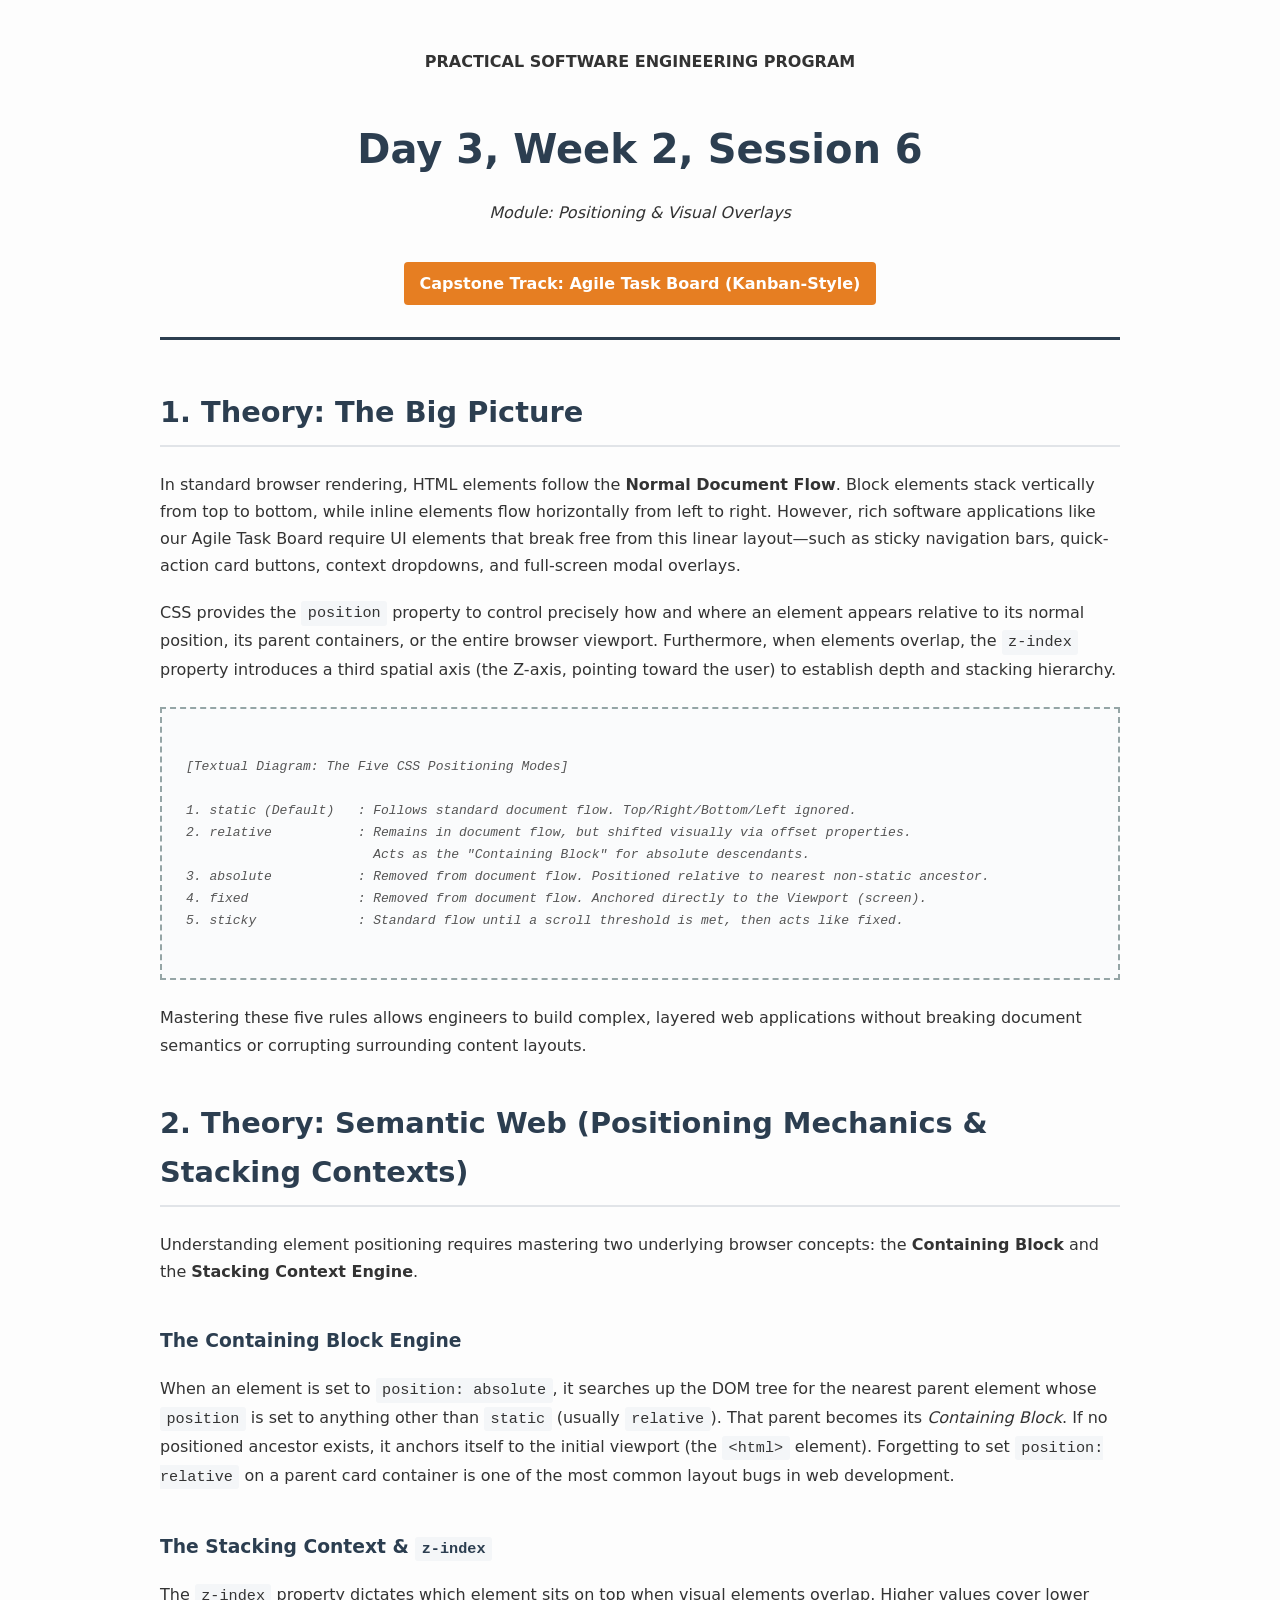
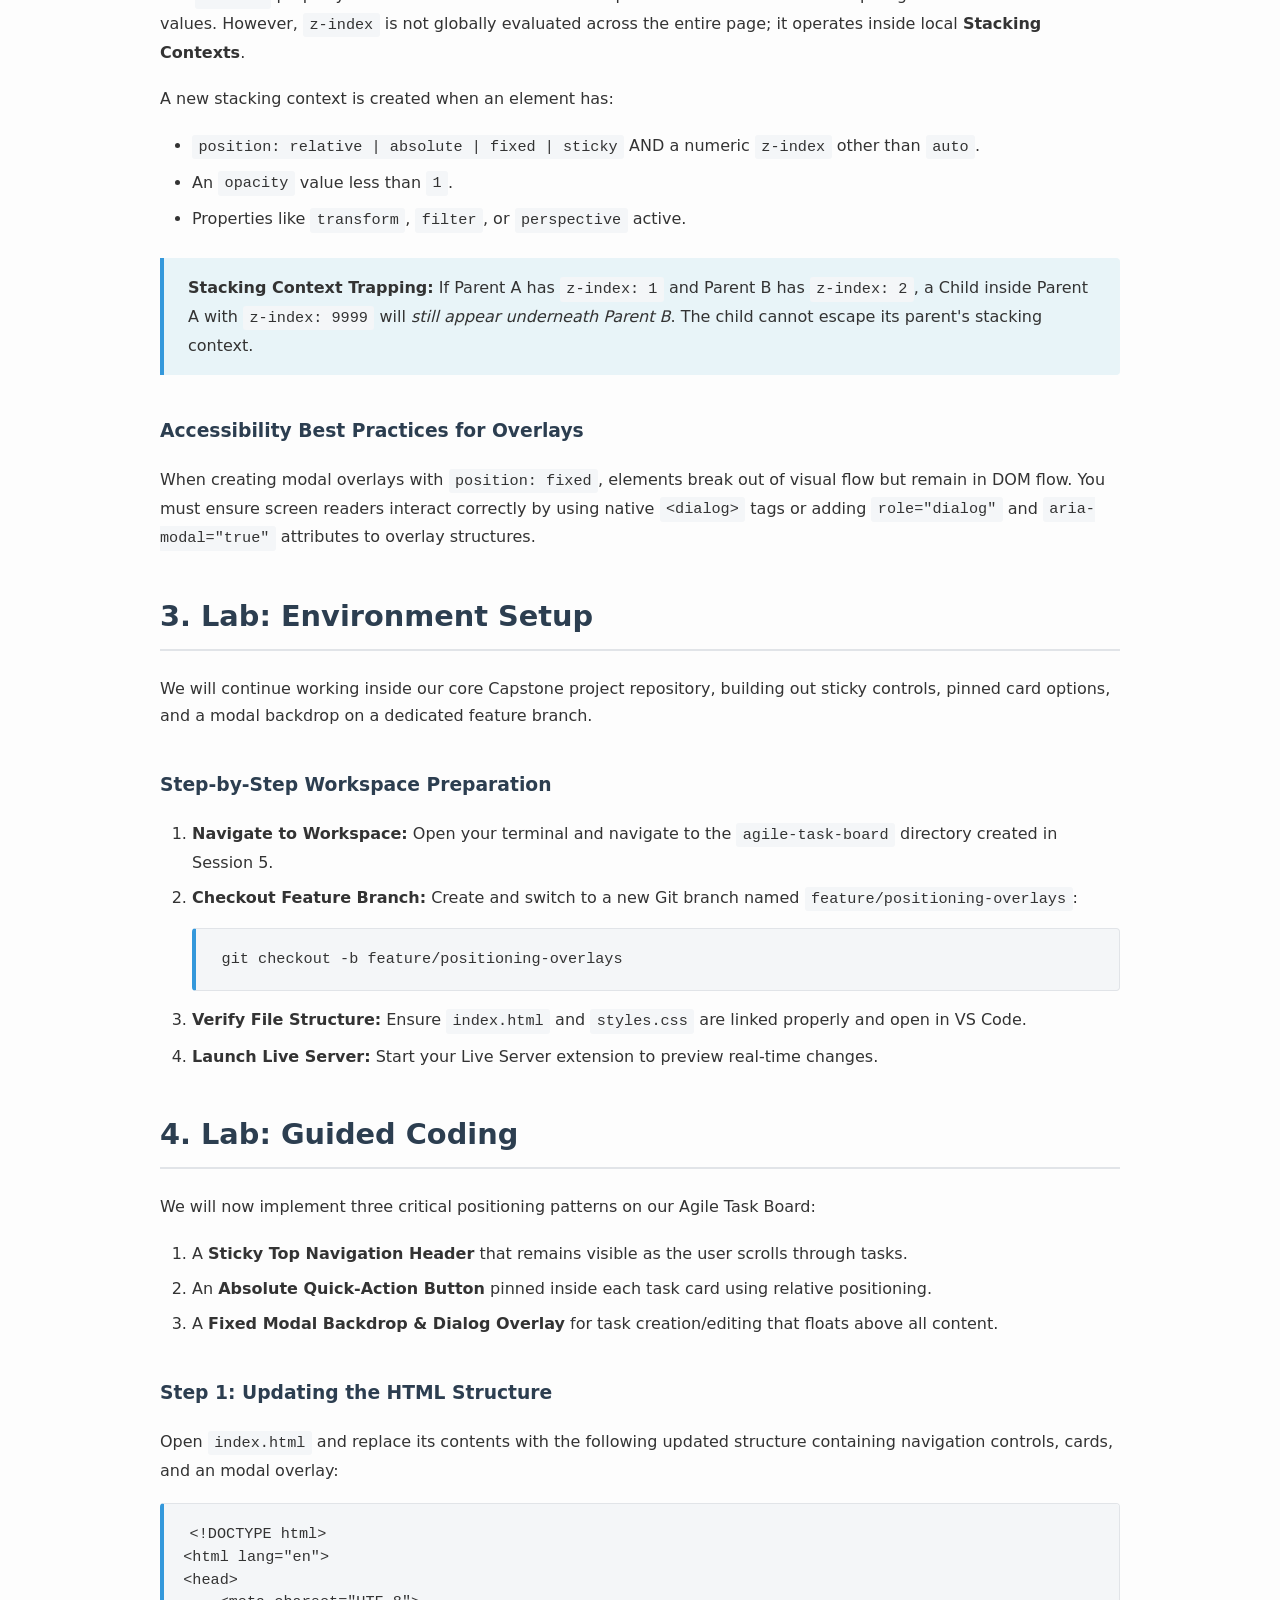
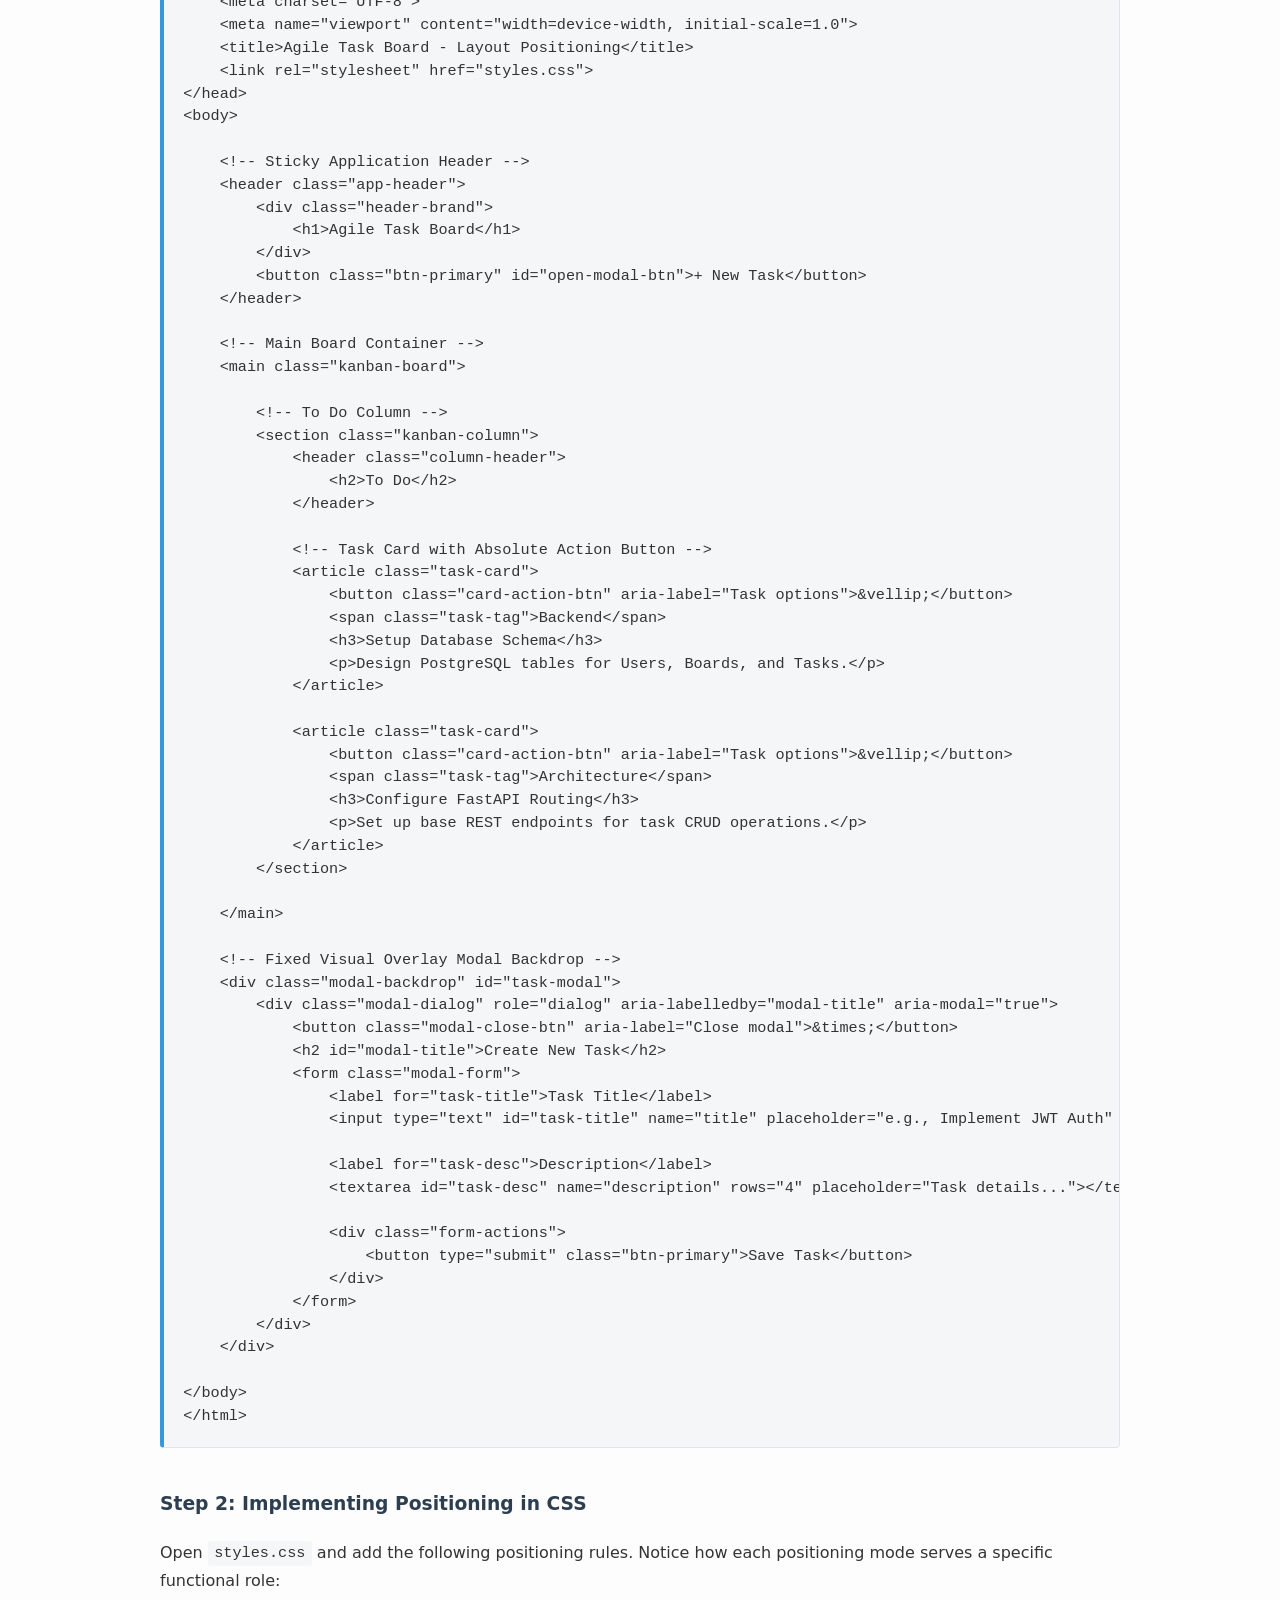
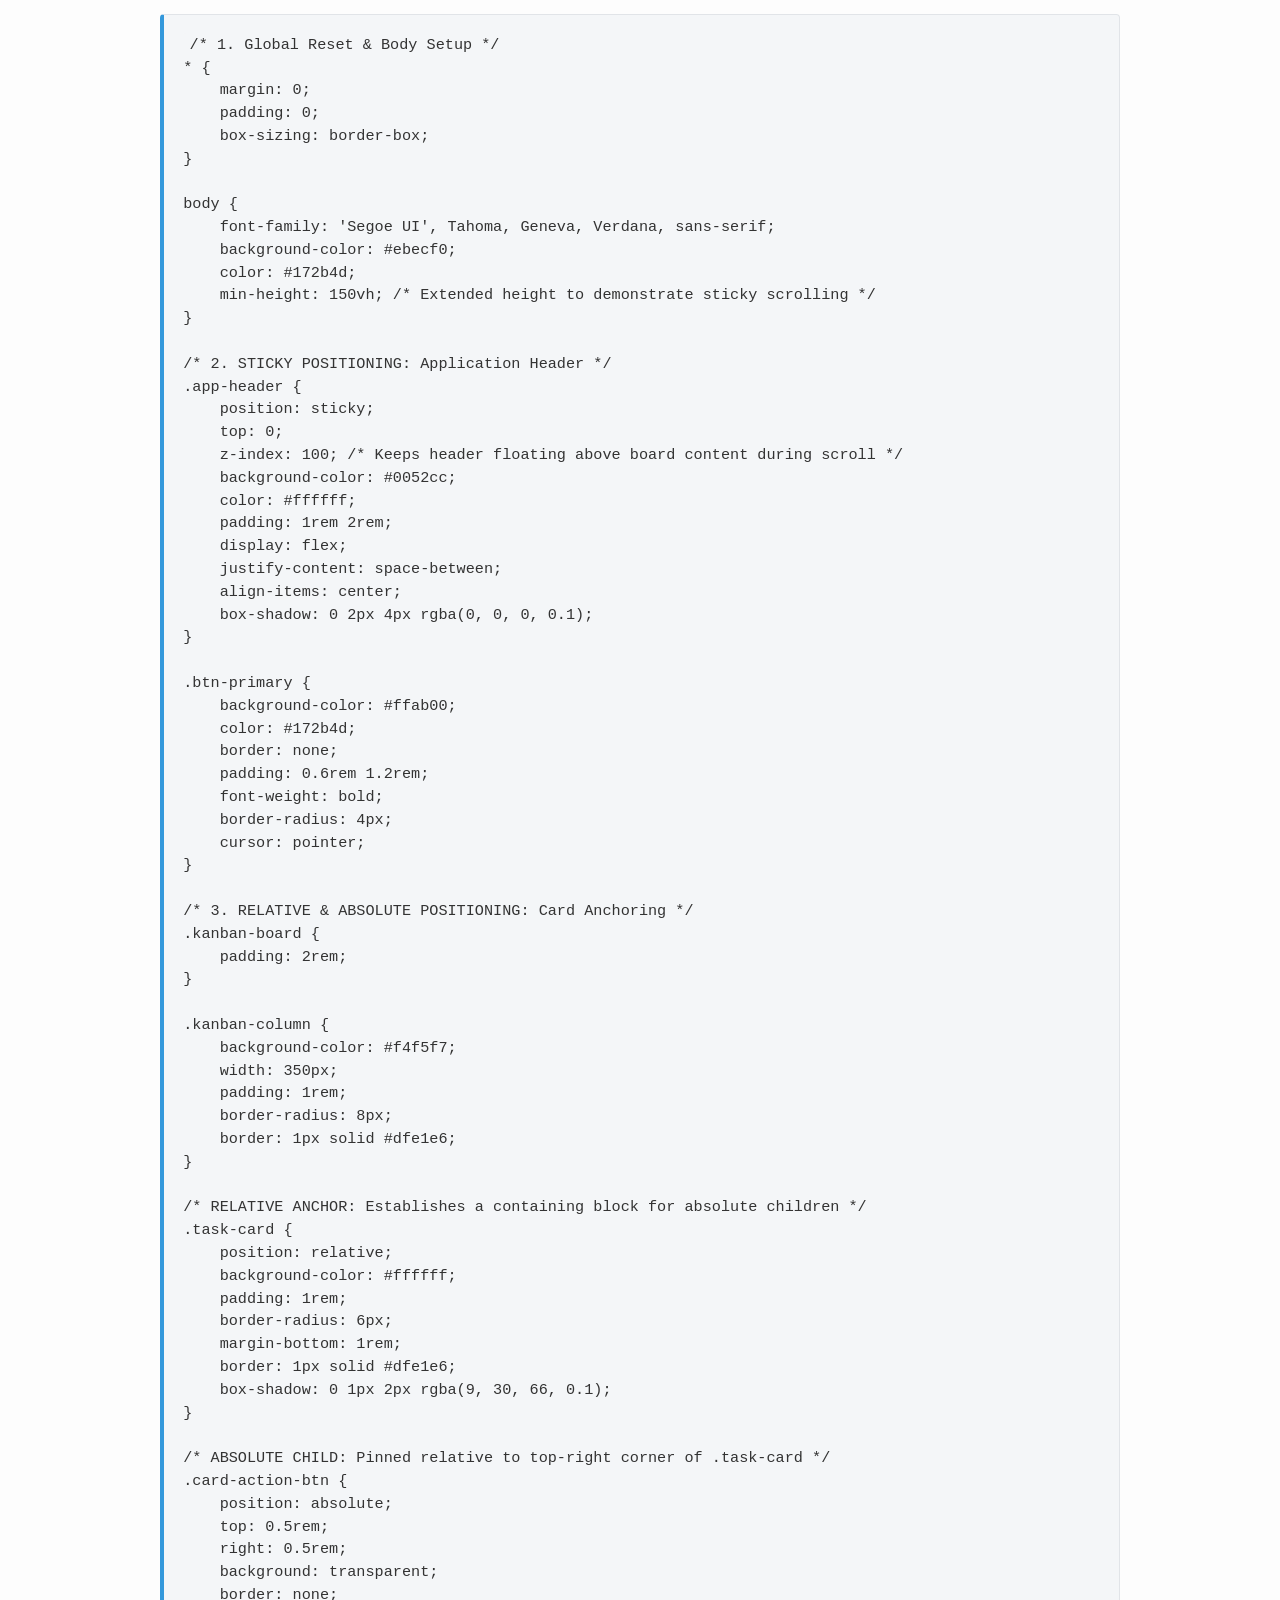
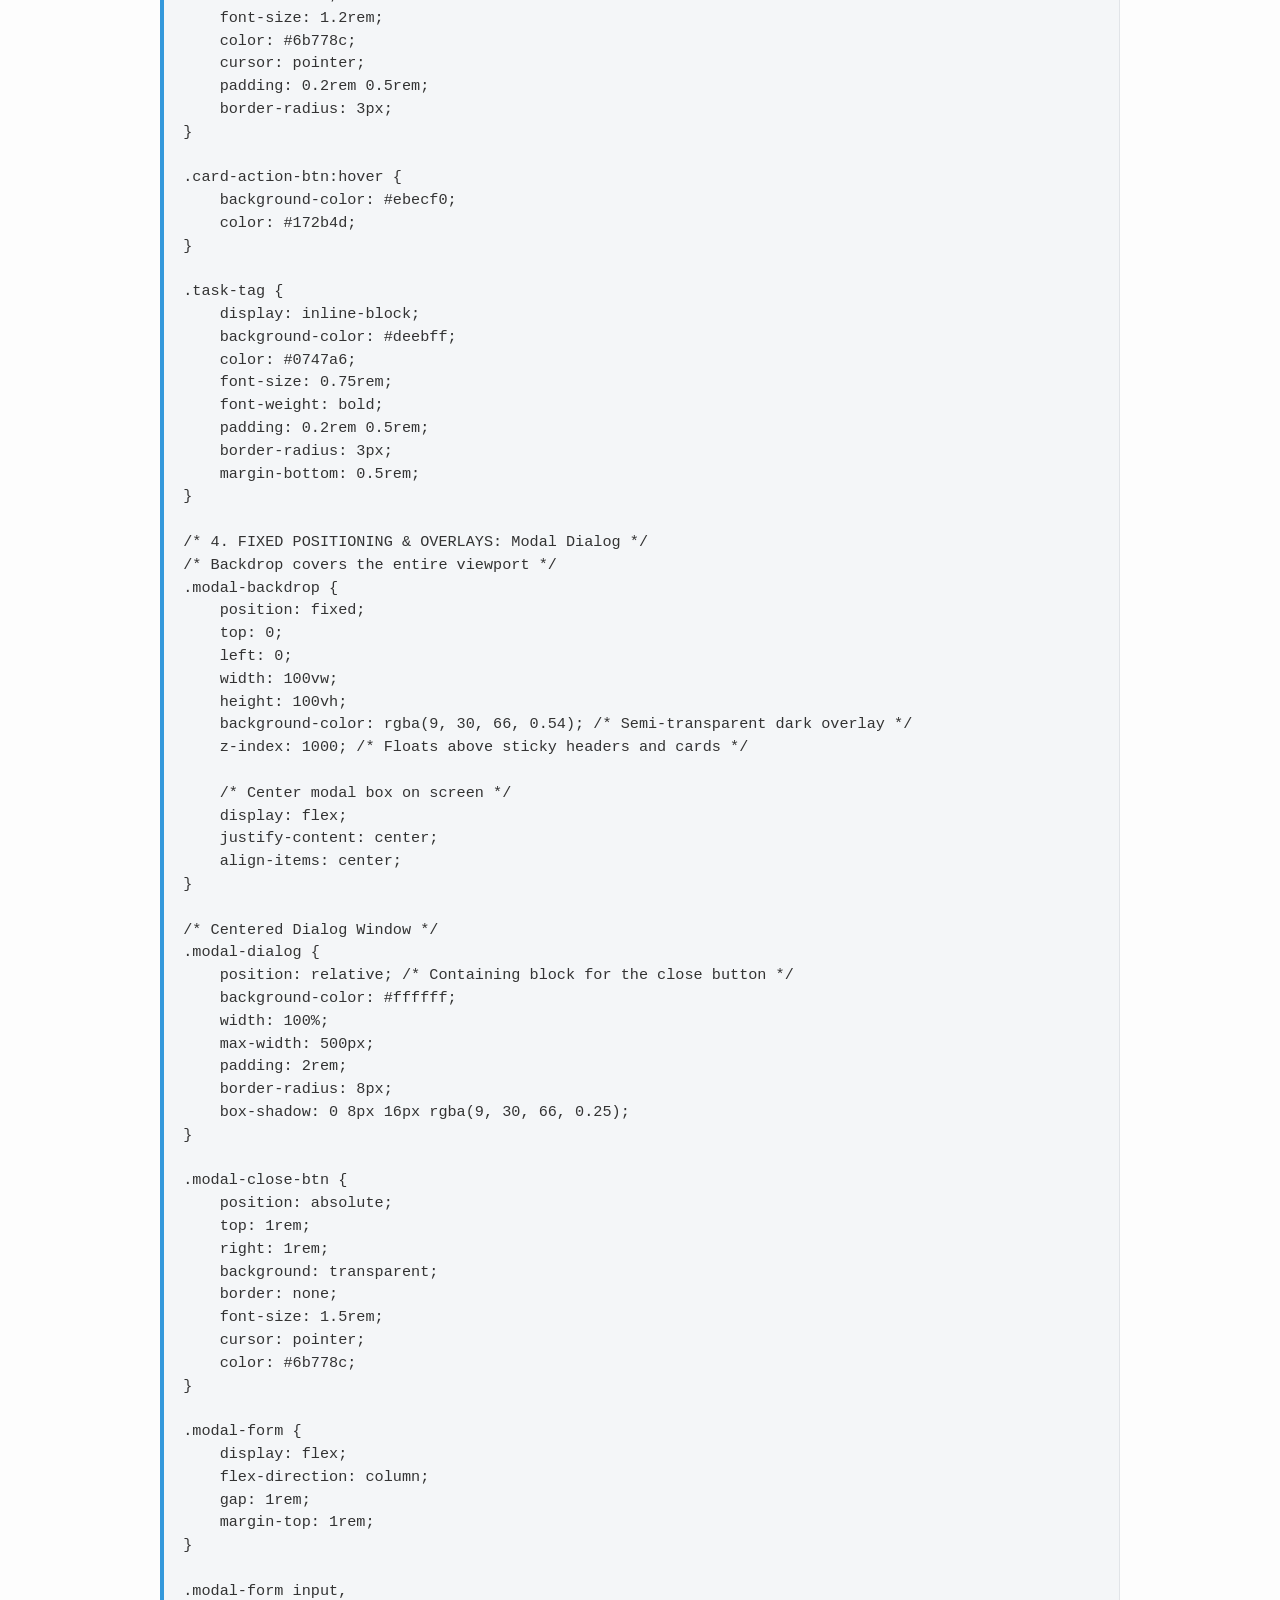
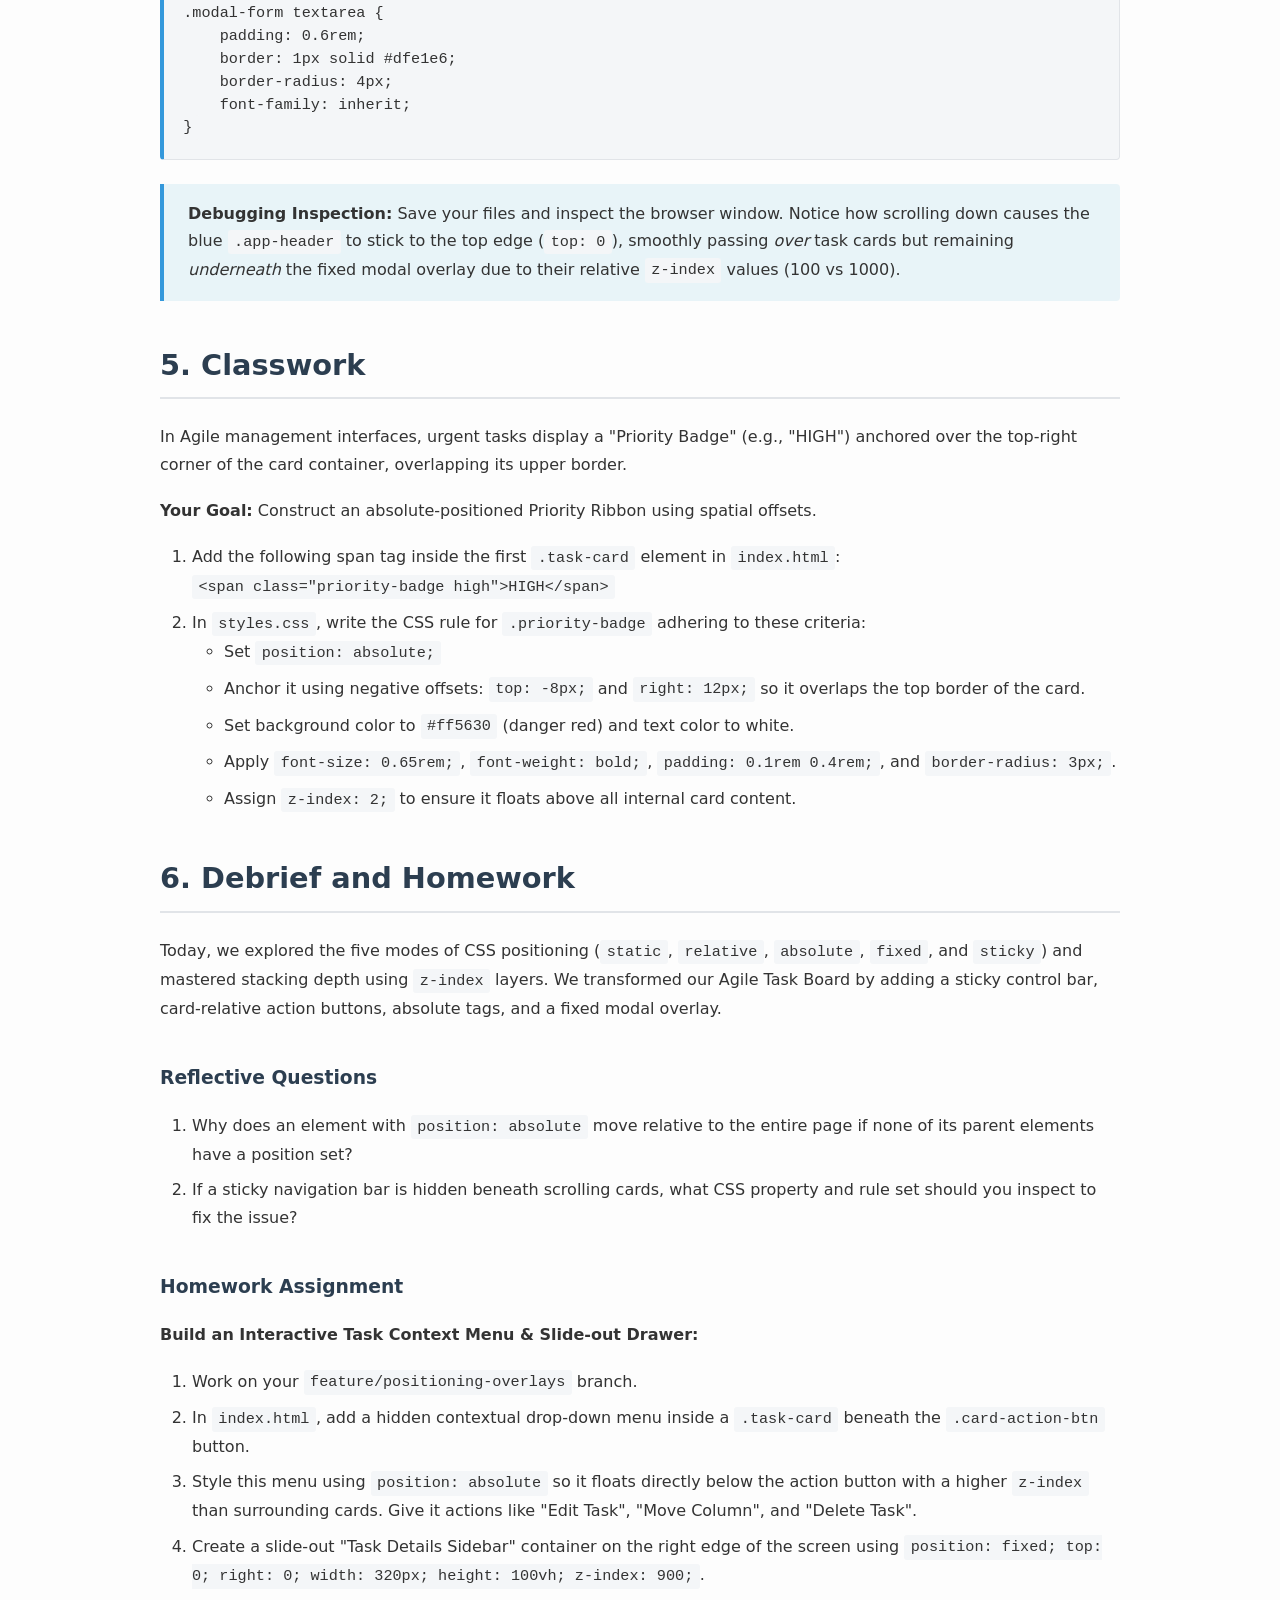
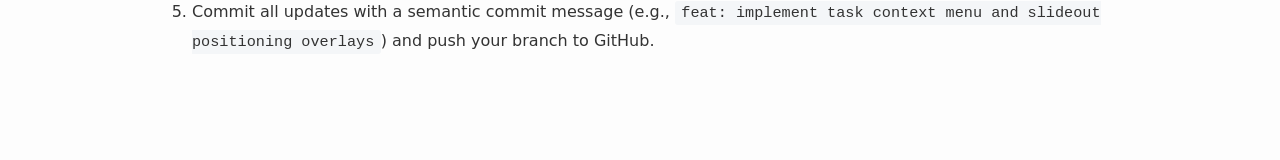
<file: lesson/wk2/day-3-wk2.html>
<!DOCTYPE html>
<html lang="en">
<head>
    <meta charset="UTF-8">
    <meta name="viewport" content="width=device-width, initial-scale=1.0">
    <title>Day 3, Week 2, Session 6: Positioning & Visual Overlays</title>
    <style>
        :root {
            --primary-color: #2c3e50;
            --secondary-color: #3498db;
            --accent-color: #e67e22;
            --background: #fdfdfd;
            --text-color: #333;
            --code-bg: #f4f6f8;
            --border-color: #e1e4e8;
        }
        body {
            font-family: 'Segoe UI', system-ui, -apple-system, sans-serif;
            line-height: 1.7;
            color: var(--text-color);
            background-color: var(--background);
            max-width: 960px;
            margin: 0 auto;
            padding: 2rem 2rem 5rem 2rem;
        }
        header.textbook-header {
            text-align: center;
            margin-bottom: 3rem;
            padding-bottom: 2rem;
            border-bottom: 3px solid var(--primary-color);
        }
        .capstone-banner {
            background-color: var(--accent-color);
            color: white;
            padding: 0.5rem 1rem;
            border-radius: 4px;
            font-weight: bold;
            display: inline-block;
            margin-top: 1rem;
        }
        h1, h2, h3, h4 {
            color: var(--primary-color);
            margin-top: 2.5rem;
        }
        h1 { font-size: 2.5rem; margin-bottom: 0.5rem; }
        h2 { 
            font-size: 1.8rem; 
            border-bottom: 2px solid var(--border-color); 
            padding-bottom: 0.5rem; 
        }
        p { margin-bottom: 1.2rem; }
        ul, ol { margin-bottom: 1.5rem; padding-left: 2rem; }
        li { margin-bottom: 0.5rem; }
        pre {
            background-color: var(--code-bg);
            border: 1px solid var(--border-color);
            border-left: 4px solid var(--secondary-color);
            padding: 1.2rem;
            overflow-x: auto;
            border-radius: 4px;
            font-family: 'Fira Code', 'Courier New', Courier, monospace;
            font-size: 0.95rem;
            line-height: 1.5;
        }
        code {
            font-family: 'Fira Code', 'Courier New', Courier, monospace;
            background-color: var(--code-bg);
            padding: 0.2rem 0.4rem;
            border-radius: 3px;
            font-size: 0.95rem;
        }
        .diagram-box {
            border: 2px dashed #95a5a6;
            background-color: #fafbfc;
            padding: 1.5rem;
            margin: 1.5rem 0;
            text-align: center;
            font-style: italic;
            color: #555;
            font-family: monospace;
            white-space: pre;
            text-align: left;
        }
        .note {
            background-color: #e8f4f8;
            border-left: 4px solid var(--secondary-color);
            padding: 1rem 1.5rem;
            margin: 1.5rem 0;
            border-radius: 0 4px 4px 0;
        }
        hr { border: 0; border-top: 1px solid var(--border-color); margin: 3rem 0; }
    </style>
</head>
<body>

    <header class="textbook-header">
        <p><strong>PRACTICAL SOFTWARE ENGINEERING PROGRAM</strong></p>
        <h1>Day 3, Week 2, Session 6</h1>
        <p><em>Module: Positioning & Visual Overlays</em></p>
        <div class="capstone-banner">Capstone Track: Agile Task Board (Kanban-Style)</div>
    </header>

    <section id="theory-big-picture">
        <h2>1. Theory: The Big Picture</h2>
        <p>In standard browser rendering, HTML elements follow the <strong>Normal Document Flow</strong>. Block elements stack vertically from top to bottom, while inline elements flow horizontally from left to right. However, rich software applications like our Agile Task Board require UI elements that break free from this linear layout—such as sticky navigation bars, quick-action card buttons, context dropdowns, and full-screen modal overlays.</p>

        <p>CSS provides the <code>position</code> property to control precisely how and where an element appears relative to its normal position, its parent containers, or the entire browser viewport. Furthermore, when elements overlap, the <code>z-index</code> property introduces a third spatial axis (the Z-axis, pointing toward the user) to establish depth and stacking hierarchy.</p>

        <div class="diagram-box">
[Textual Diagram: The Five CSS Positioning Modes]

1. static (Default)   : Follows standard document flow. Top/Right/Bottom/Left ignored.
2. relative           : Remains in document flow, but shifted visually via offset properties.
                        Acts as the "Containing Block" for absolute descendants.
3. absolute           : Removed from document flow. Positioned relative to nearest non-static ancestor.
4. fixed              : Removed from document flow. Anchored directly to the Viewport (screen).
5. sticky             : Standard flow until a scroll threshold is met, then acts like fixed.
        </div>

        <p>Mastering these five rules allows engineers to build complex, layered web applications without breaking document semantics or corrupting surrounding content layouts.</p>
    </section>

    <section id="theory-semantic-web">
        <h2>2. Theory: Semantic Web (Positioning Mechanics & Stacking Contexts)</h2>
        <p>Understanding element positioning requires mastering two underlying browser concepts: the <strong>Containing Block</strong> and the <strong>Stacking Context Engine</strong>.</p>

        <h3>The Containing Block Engine</h3>
        <p>When an element is set to <code>position: absolute</code>, it searches up the DOM tree for the nearest parent element whose <code>position</code> is set to anything other than <code>static</code> (usually <code>relative</code>). That parent becomes its <em>Containing Block</em>. If no positioned ancestor exists, it anchors itself to the initial viewport (the <code>&lt;html&gt;</code> element). Forgetting to set <code>position: relative</code> on a parent card container is one of the most common layout bugs in web development.</p>

        <h3>The Stacking Context & <code>z-index</code></h3>
        <p>The <code>z-index</code> property dictates which element sits on top when visual elements overlap. Higher values cover lower values. However, <code>z-index</code> is not globally evaluated across the entire page; it operates inside local <strong>Stacking Contexts</strong>.</p>

        <p>A new stacking context is created when an element has:</p>
        <ul>
            <li><code>position: relative | absolute | fixed | sticky</code> AND a numeric <code>z-index</code> other than <code>auto</code>.</li>
            <li>An <code>opacity</code> value less than <code>1</code>.</li>
            <li>Properties like <code>transform</code>, <code>filter</code>, or <code>perspective</code> active.</li>
        </ul>

        <div class="note">
            <strong>Stacking Context Trapping:</strong> If Parent A has <code>z-index: 1</code> and Parent B has <code>z-index: 2</code>, a Child inside Parent A with <code>z-index: 9999</code> will <em>still appear underneath Parent B</em>. The child cannot escape its parent's stacking context.
        </div>

        <h3>Accessibility Best Practices for Overlays</h3>
        <p>When creating modal overlays with <code>position: fixed</code>, elements break out of visual flow but remain in DOM flow. You must ensure screen readers interact correctly by using native <code>&lt;dialog&gt;</code> tags or adding <code>role="dialog"</code> and <code>aria-modal="true"</code> attributes to overlay structures.</p>
    </section>

    <section id="lab-environment-setup">
        <h2>3. Lab: Environment Setup</h2>
        <p>We will continue working inside our core Capstone project repository, building out sticky controls, pinned card options, and a modal backdrop on a dedicated feature branch.</p>

        <h3>Step-by-Step Workspace Preparation</h3>
        <ol>
            <li><strong>Navigate to Workspace:</strong> Open your terminal and navigate to the <code>agile-task-board</code> directory created in Session 5.</li>
            <li><strong>Checkout Feature Branch:</strong> Create and switch to a new Git branch named <code>feature/positioning-overlays</code>:
<pre><code>git checkout -b feature/positioning-overlays</code></pre>
            </li>
            <li><strong>Verify File Structure:</strong> Ensure <code>index.html</code> and <code>styles.css</code> are linked properly and open in VS Code.</li>
            <li><strong>Launch Live Server:</strong> Start your Live Server extension to preview real-time changes.</li>
        </ol>
    </section>

    <section id="lab-guided-coding">
        <h2>4. Lab: Guided Coding</h2>
        <p>We will now implement three critical positioning patterns on our Agile Task Board:</p>
        <ol>
            <li>A <strong>Sticky Top Navigation Header</strong> that remains visible as the user scrolls through tasks.</li>
            <li>An <strong>Absolute Quick-Action Button</strong> pinned inside each task card using relative positioning.</li>
            <li>A <strong>Fixed Modal Backdrop & Dialog Overlay</strong> for task creation/editing that floats above all content.</li>
        </ol>

        <h3>Step 1: Updating the HTML Structure</h3>
        <p>Open <code>index.html</code> and replace its contents with the following updated structure containing navigation controls, cards, and an modal overlay:</p>

<pre><code>&lt;!DOCTYPE html&gt;
&lt;html lang="en"&gt;
&lt;head&gt;
    &lt;meta charset="UTF-8"&gt;
    &lt;meta name="viewport" content="width=device-width, initial-scale=1.0"&gt;
    &lt;title&gt;Agile Task Board - Layout Positioning&lt;/title&gt;
    &lt;link rel="stylesheet" href="styles.css"&gt;
&lt;/head&gt;
&lt;body&gt;

    &lt;!-- Sticky Application Header --&gt;
    &lt;header class="app-header"&gt;
        &lt;div class="header-brand"&gt;
            &lt;h1&gt;Agile Task Board&lt;/h1&gt;
        &lt;/div&gt;
        &lt;button class="btn-primary" id="open-modal-btn"&gt;+ New Task&lt;/button&gt;
    &lt;/header&gt;

    &lt;!-- Main Board Container --&gt;
    &lt;main class="kanban-board"&gt;
        
        &lt;!-- To Do Column --&gt;
        &lt;section class="kanban-column"&gt;
            &lt;header class="column-header"&gt;
                &lt;h2&gt;To Do&lt;/h2&gt;
            &lt;/header&gt;

            &lt;!-- Task Card with Absolute Action Button --&gt;
            &lt;article class="task-card"&gt;
                &lt;button class="card-action-btn" aria-label="Task options"&gt;&amp;vellip;&lt;/button&gt;
                &lt;span class="task-tag"&gt;Backend&lt;/span&gt;
                &lt;h3&gt;Setup Database Schema&lt;/h3&gt;
                &lt;p&gt;Design PostgreSQL tables for Users, Boards, and Tasks.&lt;/p&gt;
            &lt;/article&gt;

            &lt;article class="task-card"&gt;
                &lt;button class="card-action-btn" aria-label="Task options"&gt;&amp;vellip;&lt;/button&gt;
                &lt;span class="task-tag"&gt;Architecture&lt;/span&gt;
                &lt;h3&gt;Configure FastAPI Routing&lt;/h3&gt;
                &lt;p&gt;Set up base REST endpoints for task CRUD operations.&lt;/p&gt;
            &lt;/article&gt;
        &lt;/section&gt;

    &lt;/main&gt;

    &lt;!-- Fixed Visual Overlay Modal Backdrop --&gt;
    &lt;div class="modal-backdrop" id="task-modal"&gt;
        &lt;div class="modal-dialog" role="dialog" aria-labelledby="modal-title" aria-modal="true"&gt;
            &lt;button class="modal-close-btn" aria-label="Close modal"&gt;&amp;times;&lt;/button&gt;
            &lt;h2 id="modal-title"&gt;Create New Task&lt;/h2&gt;
            &lt;form class="modal-form"&gt;
                &lt;label for="task-title"&gt;Task Title&lt;/label&gt;
                &lt;input type="text" id="task-title" name="title" placeholder="e.g., Implement JWT Auth" required&gt;
                
                &lt;label for="task-desc"&gt;Description&lt;/label&gt;
                &lt;textarea id="task-desc" name="description" rows="4" placeholder="Task details..."&gt;&lt;/textarea&gt;
                
                &lt;div class="form-actions"&gt;
                    &lt;button type="submit" class="btn-primary"&gt;Save Task&lt;/button&gt;
                &lt;/div&gt;
            &lt;/form&gt;
        &lt;/div&gt;
    &lt;/div&gt;

&lt;/body&gt;
&lt;/html&gt;</code></pre>

        <h3>Step 2: Implementing Positioning in CSS</h3>
        <p>Open <code>styles.css</code> and add the following positioning rules. Notice how each positioning mode serves a specific functional role:</p>

<pre><code>/* 1. Global Reset & Body Setup */
* {
    margin: 0;
    padding: 0;
    box-sizing: border-box;
}

body {
    font-family: 'Segoe UI', Tahoma, Geneva, Verdana, sans-serif;
    background-color: #ebecf0;
    color: #172b4d;
    min-height: 150vh; /* Extended height to demonstrate sticky scrolling */
}

/* 2. STICKY POSITIONING: Application Header */
.app-header {
    position: sticky;
    top: 0;
    z-index: 100; /* Keeps header floating above board content during scroll */
    background-color: #0052cc;
    color: #ffffff;
    padding: 1rem 2rem;
    display: flex;
    justify-content: space-between;
    align-items: center;
    box-shadow: 0 2px 4px rgba(0, 0, 0, 0.1);
}

.btn-primary {
    background-color: #ffab00;
    color: #172b4d;
    border: none;
    padding: 0.6rem 1.2rem;
    font-weight: bold;
    border-radius: 4px;
    cursor: pointer;
}

/* 3. RELATIVE & ABSOLUTE POSITIONING: Card Anchoring */
.kanban-board {
    padding: 2rem;
}

.kanban-column {
    background-color: #f4f5f7;
    width: 350px;
    padding: 1rem;
    border-radius: 8px;
    border: 1px solid #dfe1e6;
}

/* RELATIVE ANCHOR: Establishes a containing block for absolute children */
.task-card {
    position: relative; 
    background-color: #ffffff;
    padding: 1rem;
    border-radius: 6px;
    margin-bottom: 1rem;
    border: 1px solid #dfe1e6;
    box-shadow: 0 1px 2px rgba(9, 30, 66, 0.1);
}

/* ABSOLUTE CHILD: Pinned relative to top-right corner of .task-card */
.card-action-btn {
    position: absolute;
    top: 0.5rem;
    right: 0.5rem;
    background: transparent;
    border: none;
    font-size: 1.2rem;
    color: #6b778c;
    cursor: pointer;
    padding: 0.2rem 0.5rem;
    border-radius: 3px;
}

.card-action-btn:hover {
    background-color: #ebecf0;
    color: #172b4d;
}

.task-tag {
    display: inline-block;
    background-color: #deebff;
    color: #0747a6;
    font-size: 0.75rem;
    font-weight: bold;
    padding: 0.2rem 0.5rem;
    border-radius: 3px;
    margin-bottom: 0.5rem;
}

/* 4. FIXED POSITIONING & OVERLAYS: Modal Dialog */
/* Backdrop covers the entire viewport */
.modal-backdrop {
    position: fixed;
    top: 0;
    left: 0;
    width: 100vw;
    height: 100vh;
    background-color: rgba(9, 30, 66, 0.54); /* Semi-transparent dark overlay */
    z-index: 1000; /* Floats above sticky headers and cards */
    
    /* Center modal box on screen */
    display: flex;
    justify-content: center;
    align-items: center;
}

/* Centered Dialog Window */
.modal-dialog {
    position: relative; /* Containing block for the close button */
    background-color: #ffffff;
    width: 100%;
    max-width: 500px;
    padding: 2rem;
    border-radius: 8px;
    box-shadow: 0 8px 16px rgba(9, 30, 66, 0.25);
}

.modal-close-btn {
    position: absolute;
    top: 1rem;
    right: 1rem;
    background: transparent;
    border: none;
    font-size: 1.5rem;
    cursor: pointer;
    color: #6b778c;
}

.modal-form {
    display: flex;
    flex-direction: column;
    gap: 1rem;
    margin-top: 1rem;
}

.modal-form input, 
.modal-form textarea {
    padding: 0.6rem;
    border: 1px solid #dfe1e6;
    border-radius: 4px;
    font-family: inherit;
}</code></pre>

        <div class="note">
            <strong>Debugging Inspection:</strong> Save your files and inspect the browser window. Notice how scrolling down causes the blue <code>.app-header</code> to stick to the top edge (<code>top: 0</code>), smoothly passing <em>over</em> task cards but remaining <em>underneath</em> the fixed modal overlay due to their relative <code>z-index</code> values (100 vs 1000).
        </div>
    </section>

    <section id="classwork">
        <h2>5. Classwork</h2>
        <p>In Agile management interfaces, urgent tasks display a "Priority Badge" (e.g., "HIGH") anchored over the top-right corner of the card container, overlapping its upper border.</p>

        <p><strong>Your Goal:</strong> Construct an absolute-positioned Priority Ribbon using spatial offsets.</p>

        <ol>
            <li>Add the following span tag inside the first <code>.task-card</code> element in <code>index.html</code>:<br>
                <code>&lt;span class="priority-badge high"&gt;HIGH&lt;/span&gt;</code>
            </li>
            <li>In <code>styles.css</code>, write the CSS rule for <code>.priority-badge</code> adhering to these criteria:
                <ul>
                    <li>Set <code>position: absolute;</code></li>
                    <li>Anchor it using negative offsets: <code>top: -8px;</code> and <code>right: 12px;</code> so it overlaps the top border of the card.</li>
                    <li>Set background color to <code>#ff5630</code> (danger red) and text color to white.</li>
                    <li>Apply <code>font-size: 0.65rem;</code>, <code>font-weight: bold;</code>, <code>padding: 0.1rem 0.4rem;</code>, and <code>border-radius: 3px;</code>.</li>
                    <li>Assign <code>z-index: 2;</code> to ensure it floats above all internal card content.</li>
                </ul>
            </li>
        </ol>
    </section>

    <section id="debrief-homework">
        <h2>6. Debrief and Homework</h2>
        <p>Today, we explored the five modes of CSS positioning (<code>static</code>, <code>relative</code>, <code>absolute</code>, <code>fixed</code>, and <code>sticky</code>) and mastered stacking depth using <code>z-index</code> layers. We transformed our Agile Task Board by adding a sticky control bar, card-relative action buttons, absolute tags, and a fixed modal overlay.</p>

        <h3>Reflective Questions</h3>
        <ol>
            <li>Why does an element with <code>position: absolute</code> move relative to the entire page if none of its parent elements have a position set?</li>
            <li>If a sticky navigation bar is hidden beneath scrolling cards, what CSS property and rule set should you inspect to fix the issue?</li>
        </ol>

        <h3>Homework Assignment</h3>
        <p><strong>Build an Interactive Task Context Menu & Slide-out Drawer:</strong></p>
        <ol>
            <li>Work on your <code>feature/positioning-overlays</code> branch.</li>
            <li>In <code>index.html</code>, add a hidden contextual drop-down menu inside a <code>.task-card</code> beneath the <code>.card-action-btn</code> button.</li>
            <li>Style this menu using <code>position: absolute</code> so it floats directly below the action button with a higher <code>z-index</code> than surrounding cards. Give it actions like "Edit Task", "Move Column", and "Delete Task".</li>
            <li>Create a slide-out "Task Details Sidebar" container on the right edge of the screen using <code>position: fixed; top: 0; right: 0; width: 320px; height: 100vh; z-index: 900;</code>.</li>
            <li>Commit all updates with a semantic commit message (e.g., <code>feat: implement task context menu and slideout positioning overlays</code>) and push your branch to GitHub.</li>
        </ol>
    </section>

</body>
</html>
</file>
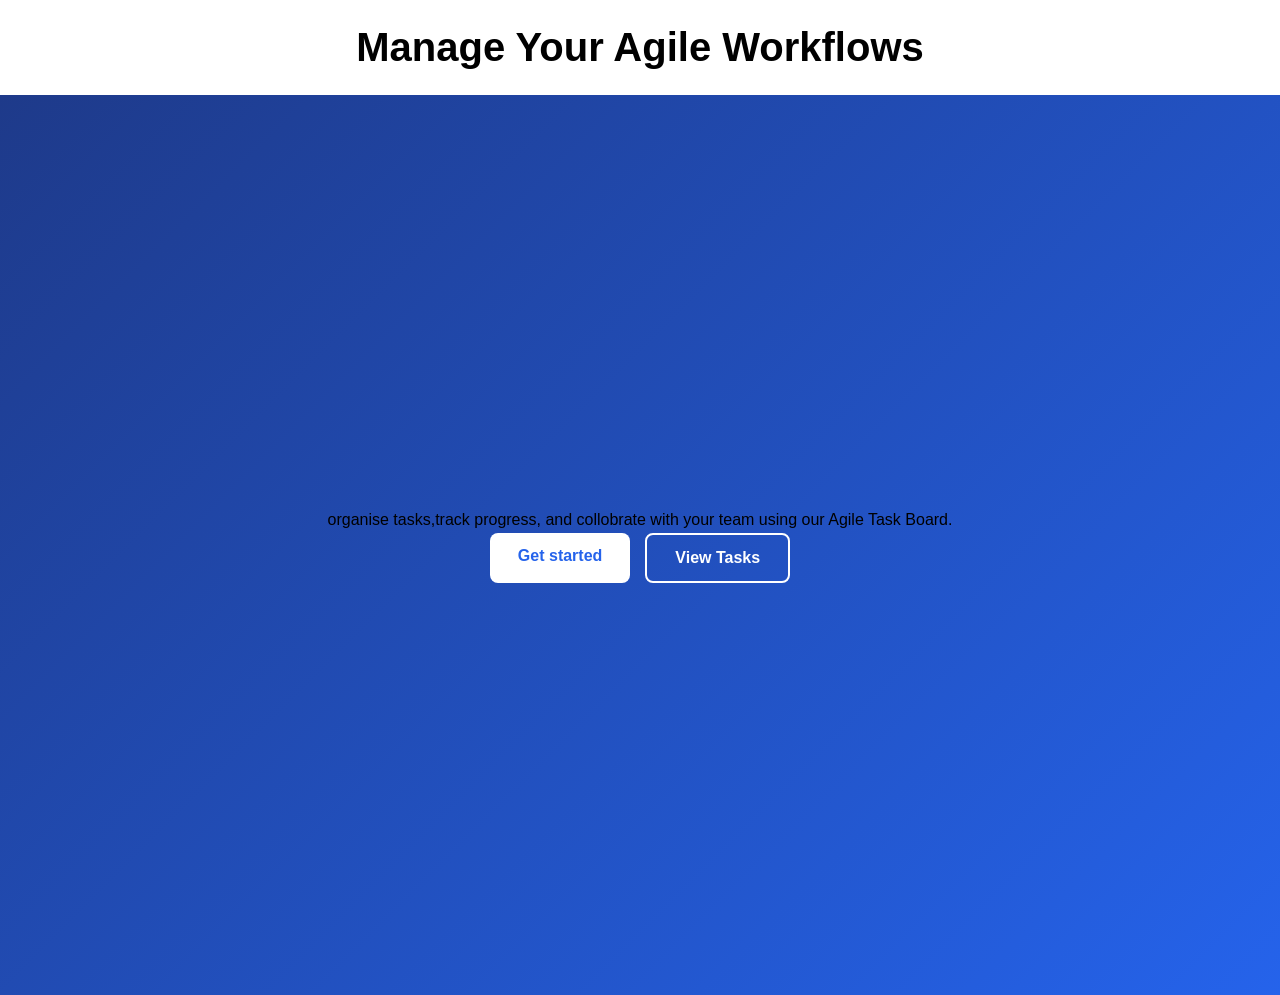
<file: project/agile-dashboard/landing.html>
<!DOCTYPE html>
<html lang="en">
<head>
<meta charset="UTF-8">
<meta name="viewport" content="width=device-width,inital-scale=1.0">
<title>Agile task board</title>
<link rel="stylesheet" href="landing-styles.css">
</head>

<body>
<header class="header">
<h1>Manage Your Agile Workflows</h1>
</header>
<section class="hero">
<p>organise tasks,track progress, and collobrate with your team using our Agile Task Board.</p>
<div class="buttons">
<a href="#" class="btn primary">Get started</a>
<a href="#" class="btn secondary">View Tasks</a>

</div>
</section>
</body>
</html>
</file>
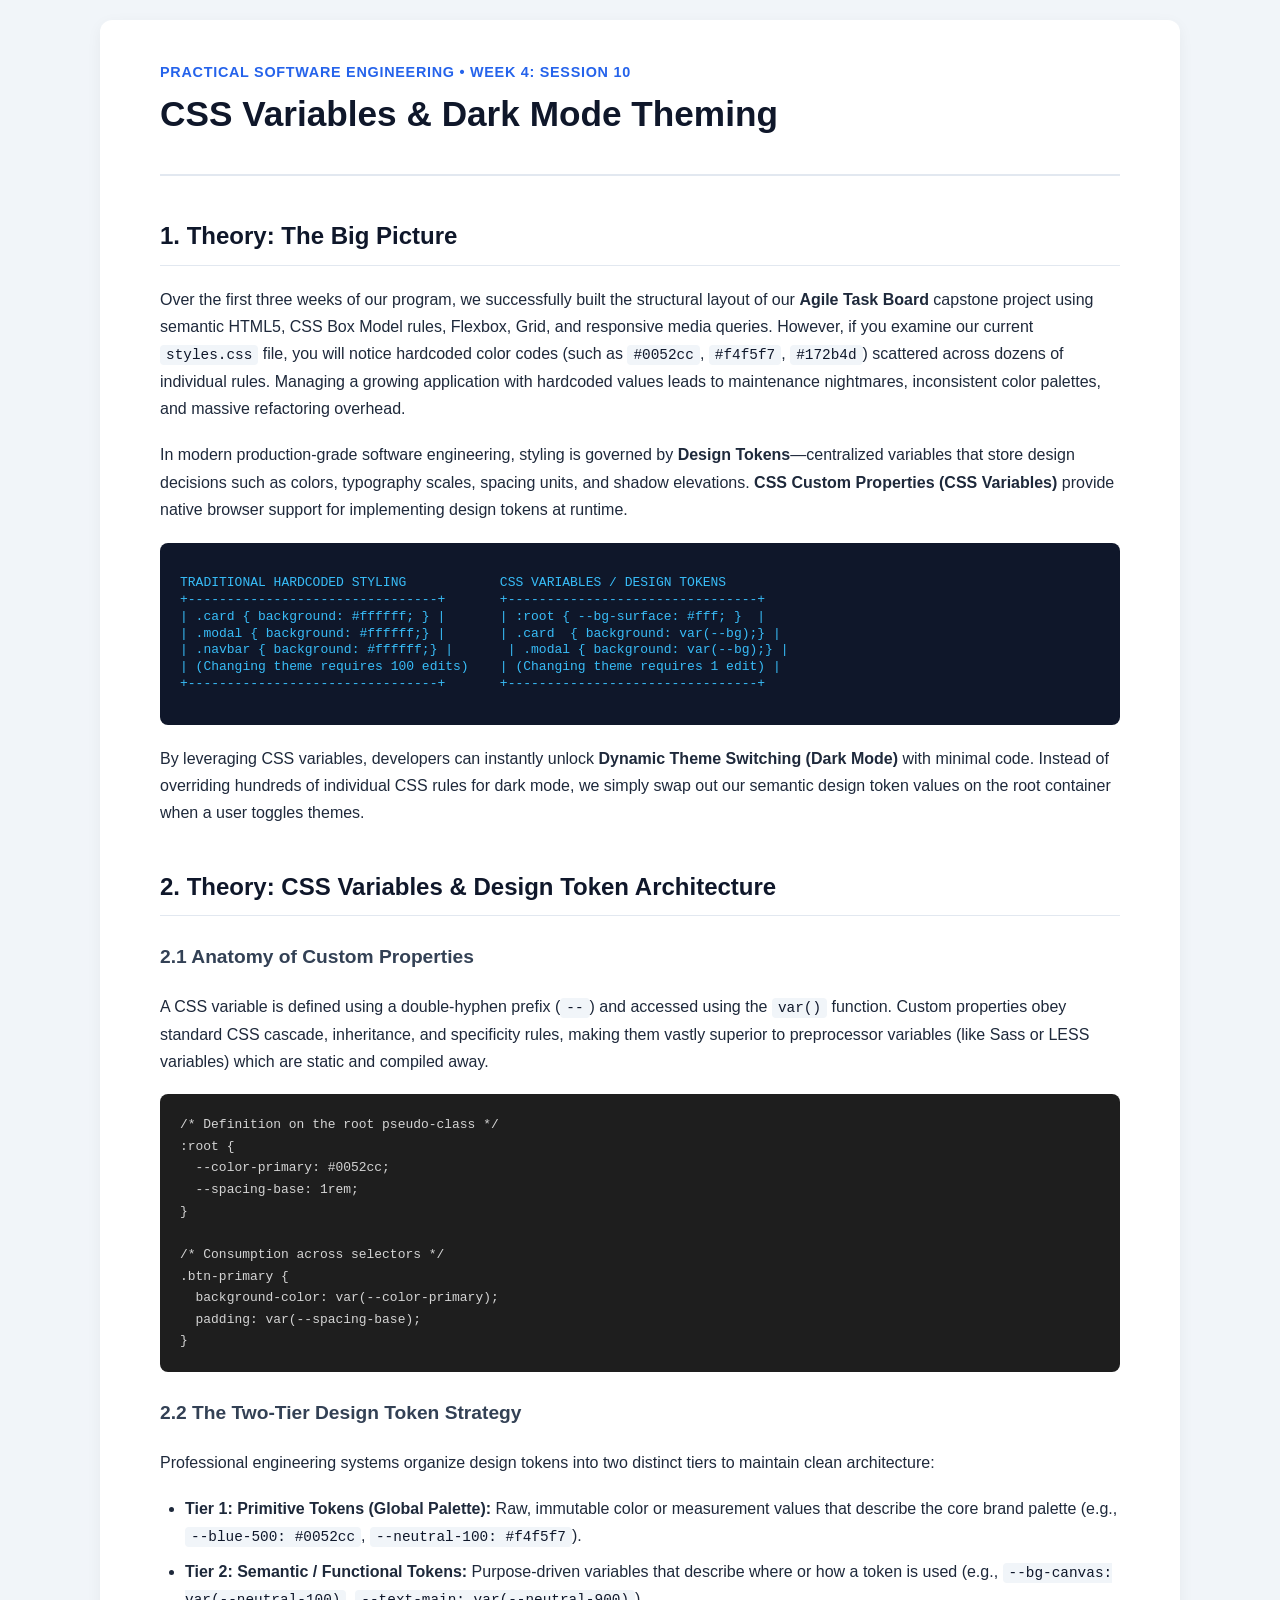
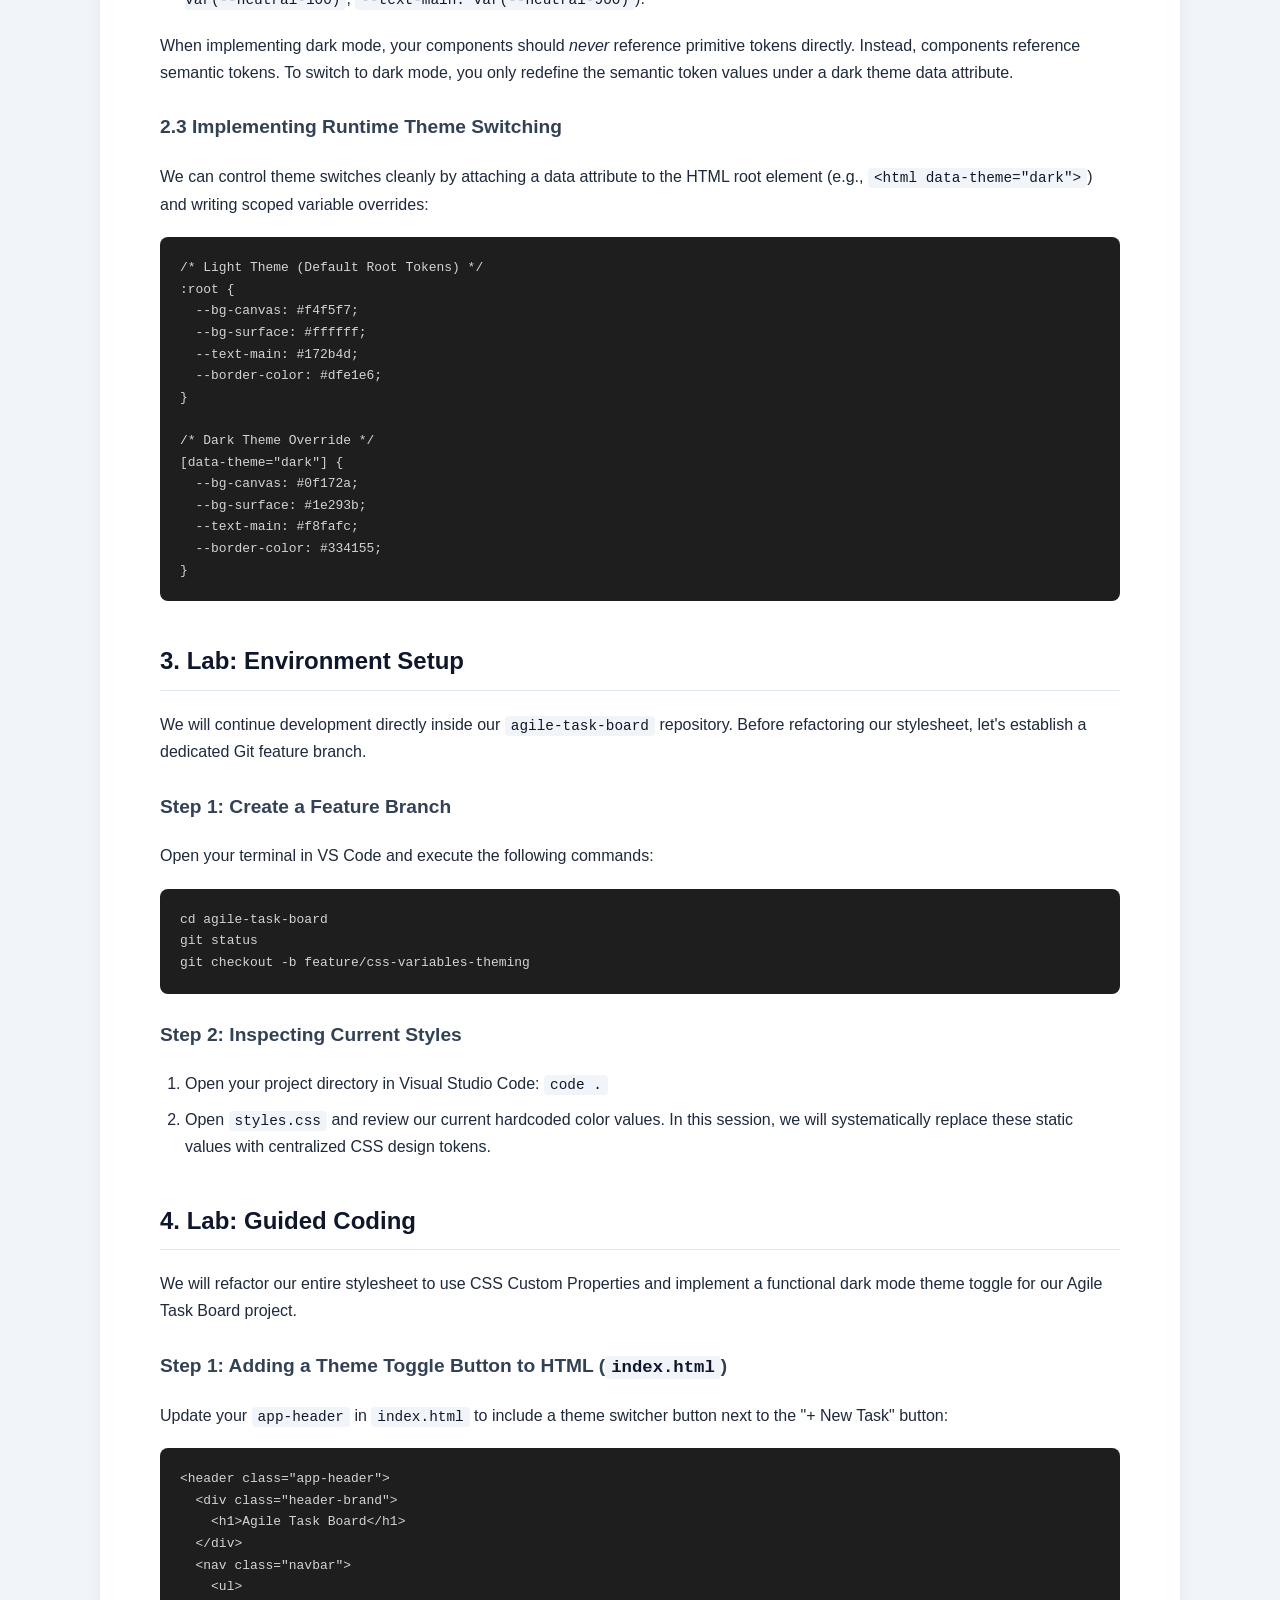
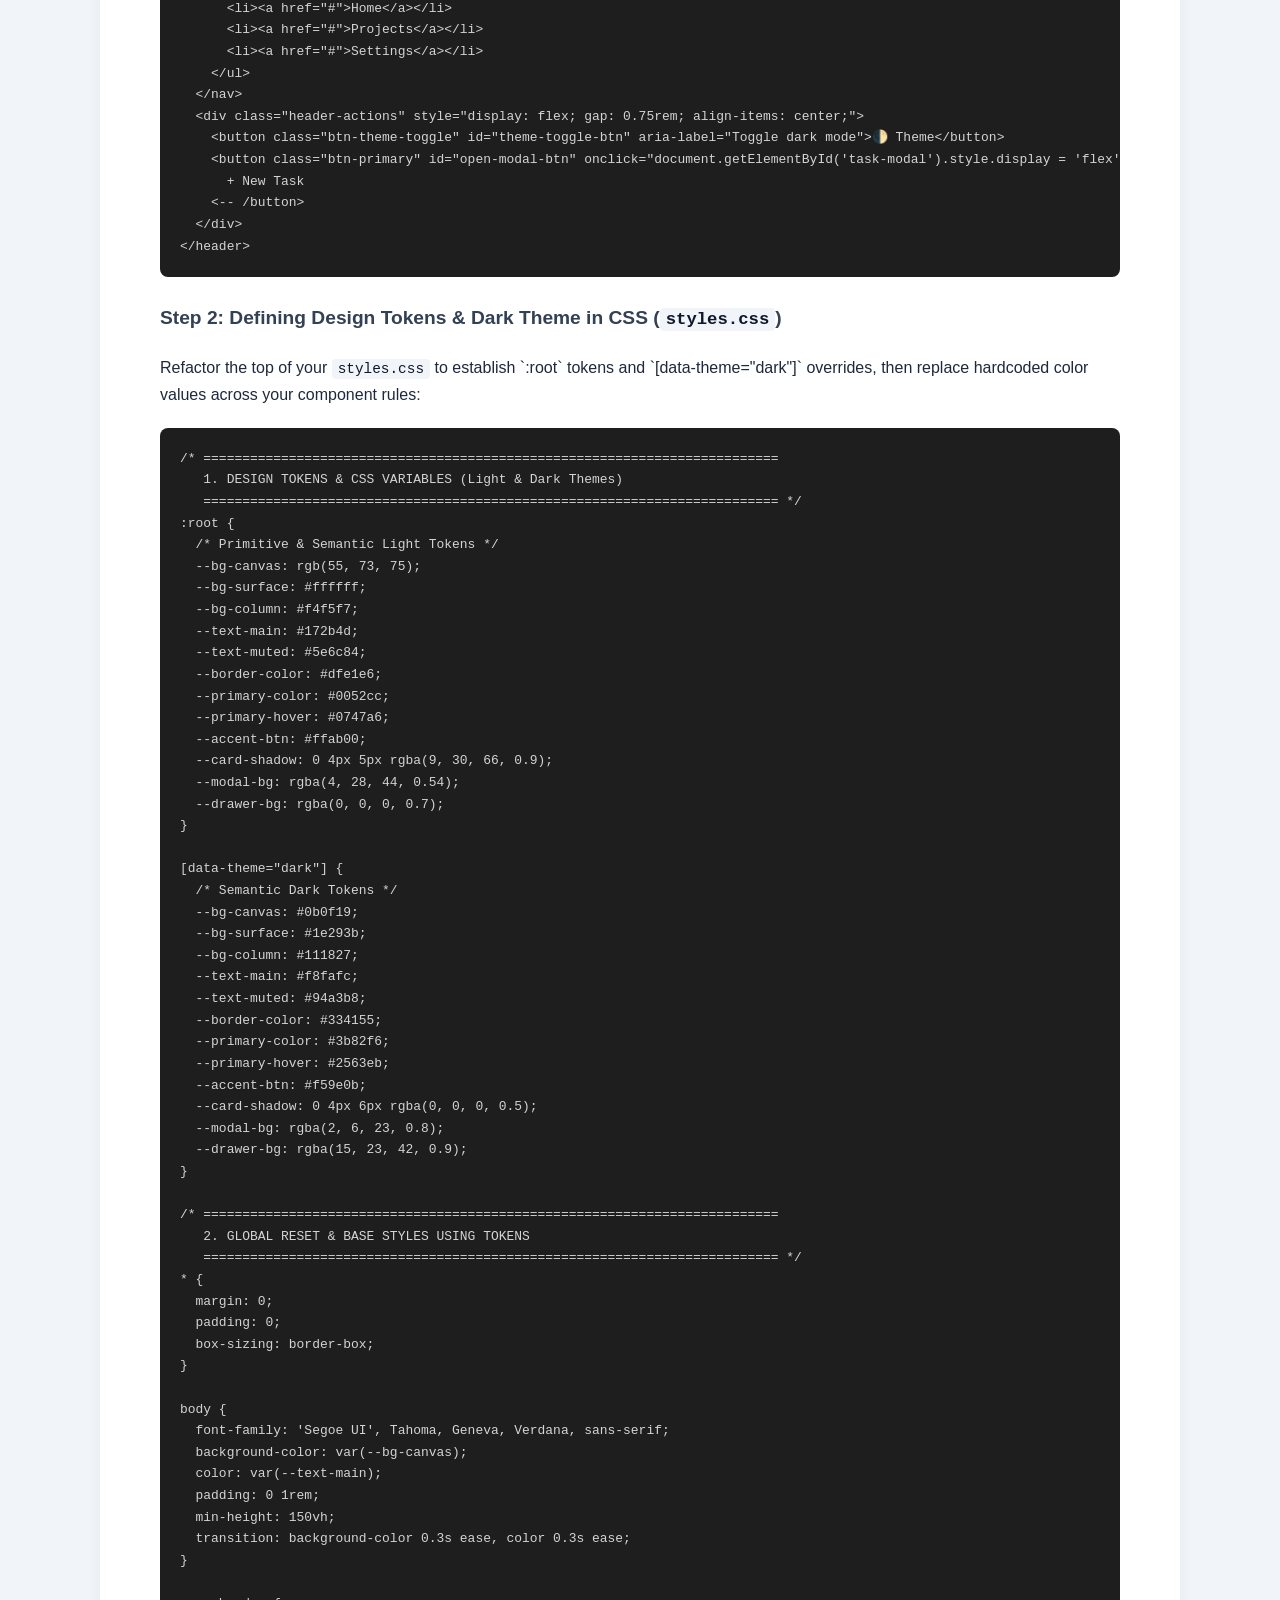
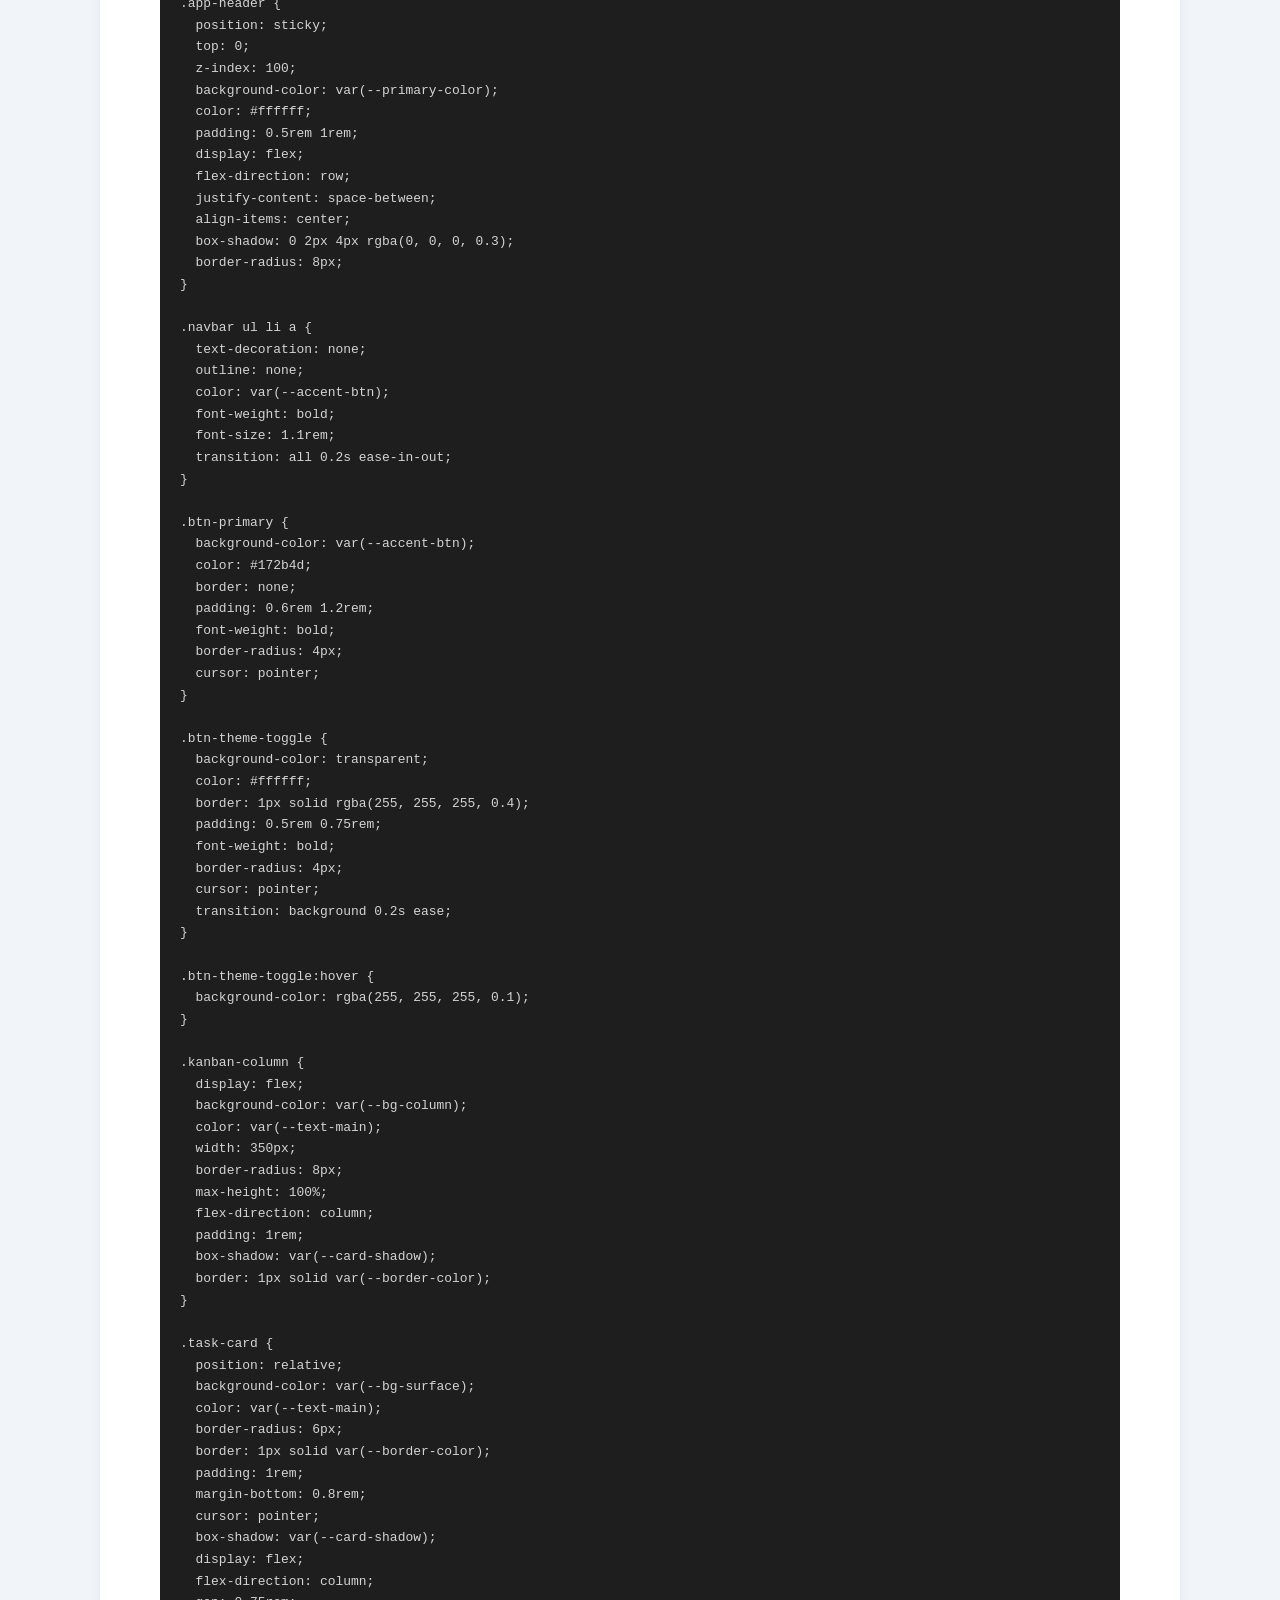
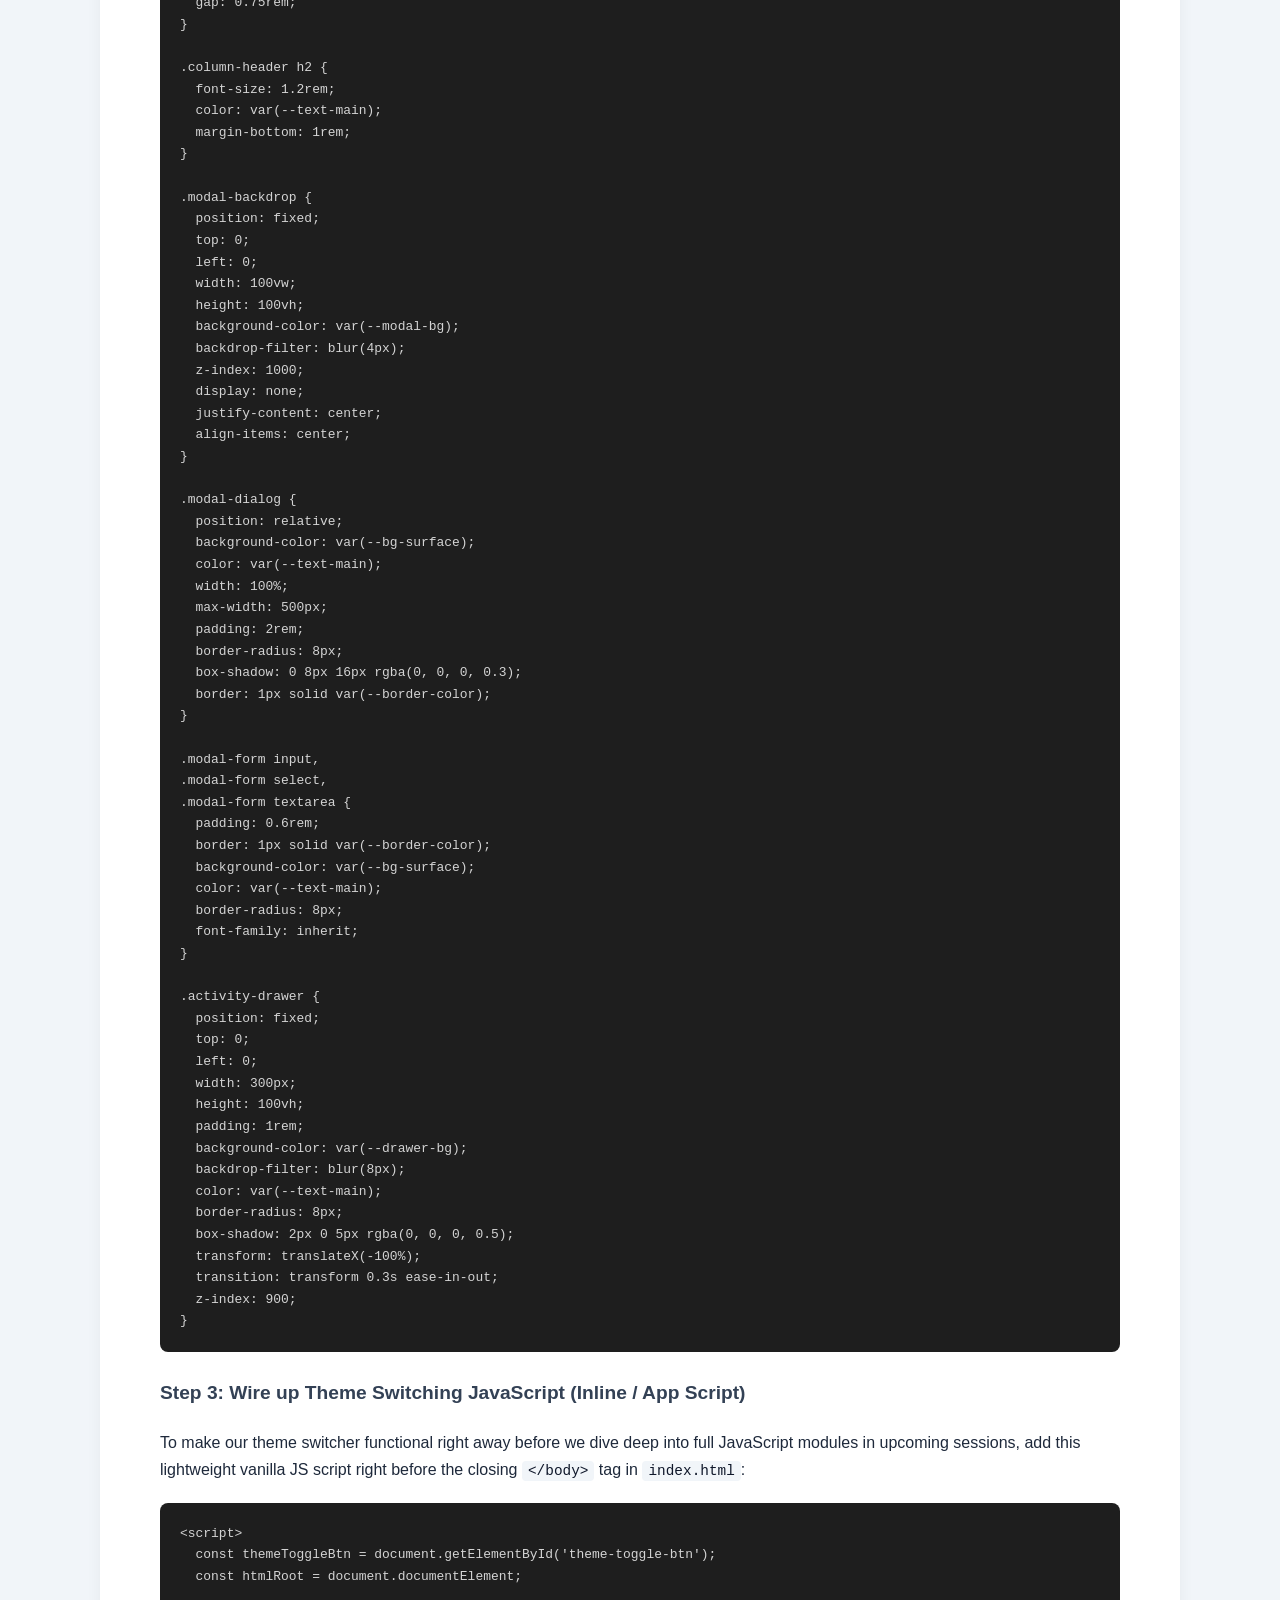
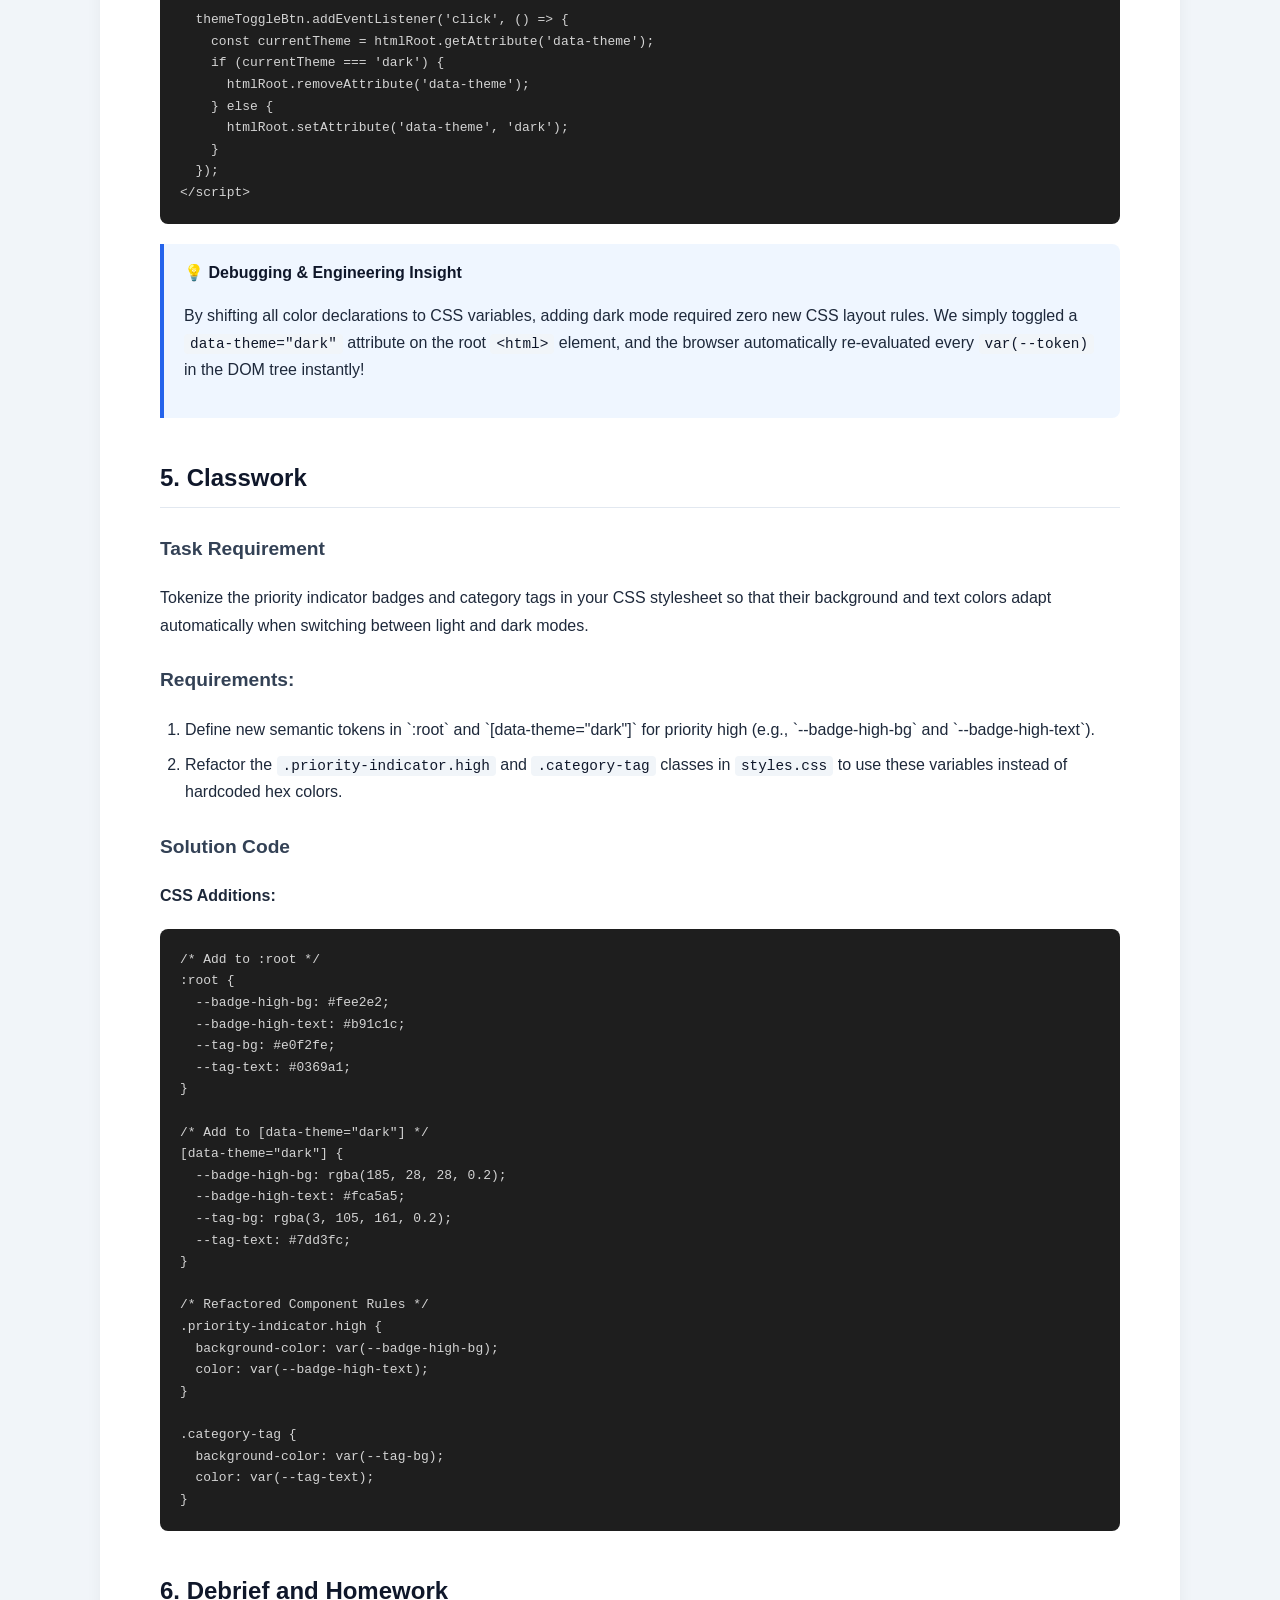
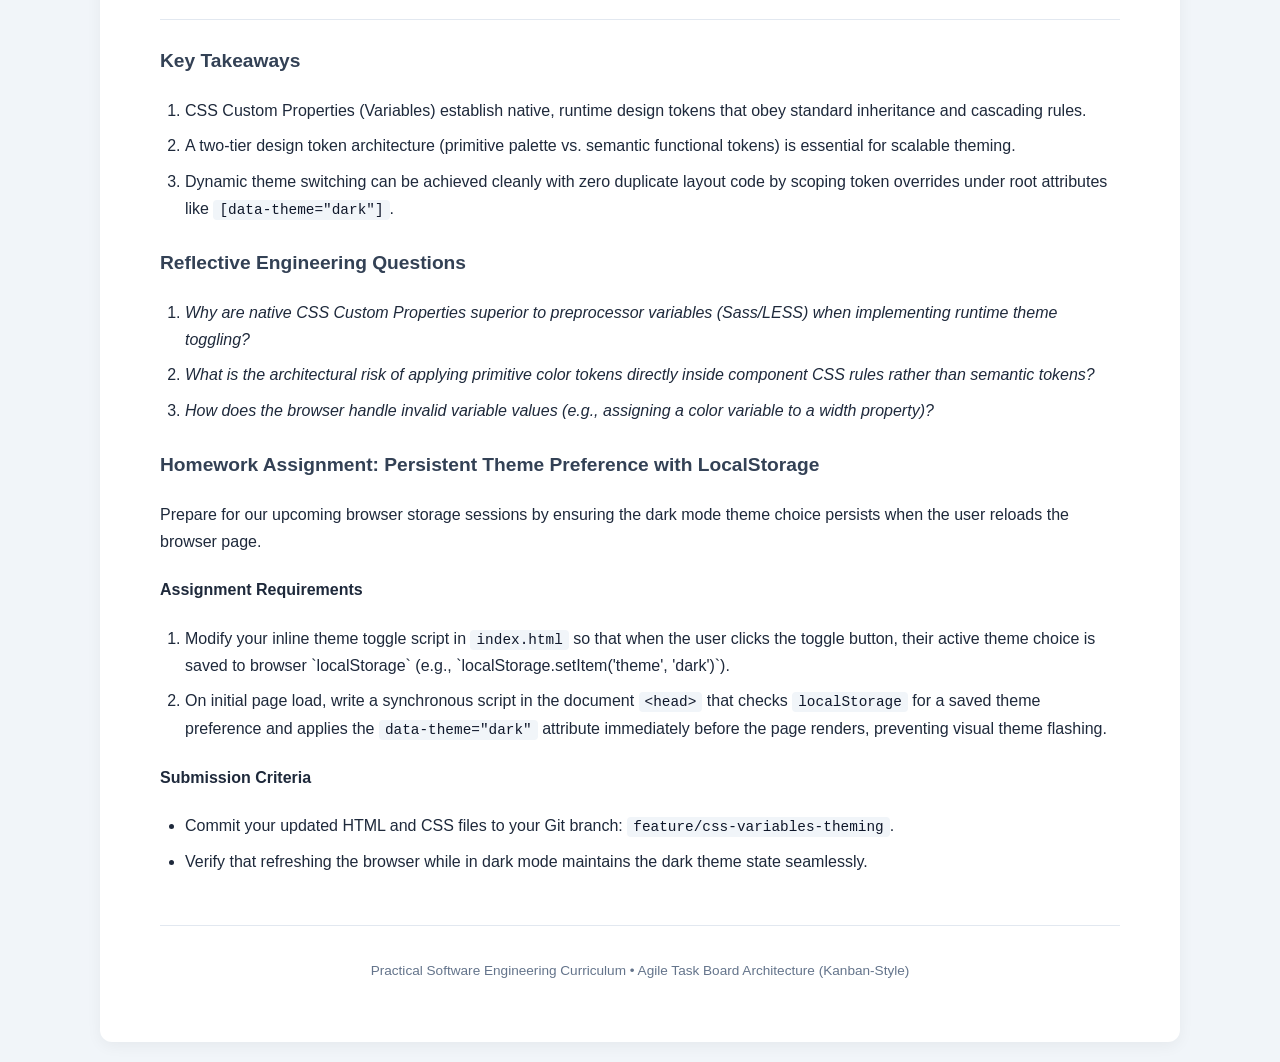
<file: lesson/lesson-notes/wk4/day-1-wk4.html>
<!DOCTYPE html>
<html lang="en">
<head>
  <meta charset="UTF-8">
  <meta name="viewport" content="width=device-width, initial-scale=1.0">
  <title>Week 4, Session 10: CSS Variables & Dark Mode Theming - Course Notes</title>
  <style>
    :root {
      --primary-color: #0f172a;
      --accent-color: #2563eb;
      --text-color: #1e293b;
      --bg-light: #f8fafc;
      --border-color: #e2e8f0;
      --code-bg: #1e1e1e;
      --code-text: #d4d4d4;
    }

    body {
      font-family: -apple-system, BlinkMacSystemFont, "Segoe UI", Roboto, Oxygen, Ubuntu, Cantarell, "Open Sans", "Helvetica Neue", sans-serif;
      line-height: 1.7;
      color: var(--text-color);
      background-color: #f1f5f9;
      margin: 0;
      padding: 20px;
    }

    .container {
      max-width: 960px;
      margin: 0 auto;
      background: #ffffff;
      padding: 40px 60px;
      border-radius: 12px;
      box-shadow: 0 4px 15px rgba(0, 0, 0, 0.05);
    }

    header {
      border-bottom: 2px solid var(--border-color);
      padding-bottom: 20px;
      margin-bottom: 30px;
    }

    header h1 {
      color: var(--primary-color);
      font-size: 2.2rem;
      margin: 0 0 10px 0;
    }

    header .meta {
      font-weight: 600;
      color: var(--accent-color);
      text-transform: uppercase;
      letter-spacing: 0.05em;
      font-size: 0.9rem;
    }

    h2 {
      color: var(--primary-color);
      border-bottom: 1px solid var(--border-color);
      padding-bottom: 8px;
      margin-top: 40px;
      font-size: 1.5rem;
    }

    h3 {
      color: #334155;
      margin-top: 25px;
      font-size: 1.2rem;
    }

    p, ul, ol {
      margin-bottom: 1.2rem;
    }

    ul, ol {
      padding-left: 25px;
    }

    li {
      margin-bottom: 0.5rem;
    }

    code {
      font-family: "Consolas", "Courier New", Courier, monospace;
      background-color: #f1f5f9;
      color: #0f172a;
      padding: 2px 6px;
      border-radius: 4px;
      font-size: 0.9em;
    }

    pre {
      background-color: var(--code-bg);
      color: var(--code-text);
      padding: 20px;
      border-radius: 8px;
      overflow-x: auto;
      font-family: "Consolas", "Courier New", Courier, monospace;
      font-size: 0.9rem;
      line-height: 1.5;
    }

    pre code {
      background-color: transparent;
      color: inherit;
      padding: 0;
    }

    .diagram {
      background-color: #0f172a;
      color: #38bdf8;
      padding: 15px 20px;
      border-radius: 8px;
      font-family: monospace;
      white-space: pre;
      overflow-x: auto;
      margin: 20px 0;
      line-height: 1.3;
    }

    .callout {
      background-color: #eff6ff;
      border-left: 4px solid var(--accent-color);
      padding: 15px 20px;
      margin: 20px 0;
      border-radius: 0 8px 8px 0;
    }

    .callout.warning {
      background-color: #fff1f2;
      border-left-color: #e11d48;
    }

    .callout-title {
      font-weight: bold;
      margin-bottom: 5px;
      color: var(--primary-color);
    }

    table {
      width: 100%;
      border-collapse: collapse;
      margin: 20px 0;
    }

    th, td {
      border: 1px solid var(--border-color);
      padding: 10px 14px;
      text-align: left;
    }

    th {
      background-color: #f8fafc;
      color: var(--primary-color);
    }

    footer {
      margin-top: 50px;
      padding-top: 20px;
      border-top: 1px solid var(--border-color);
      font-size: 0.85rem;
      color: #64748b;
      text-align: center;
    }
  </style>
</head>
<body>

  <div class="container">
    <header>
      <div class="meta">Practical Software Engineering • Week 4: Session 10</div>
      <h1>CSS Variables & Dark Mode Theming</h1>
    </header>

    <!-- SECTION 1: THEORY - THE BIG PICTURE -->
    <section>
      <h2>1. Theory: The Big Picture</h2>
      <p>Over the first three weeks of our program, we successfully built the structural layout of our <strong>Agile Task Board</strong> capstone project using semantic HTML5, CSS Box Model rules, Flexbox, Grid, and responsive media queries. However, if you examine our current <code>styles.css</code> file, you will notice hardcoded color codes (such as <code>#0052cc</code>, <code>#f4f5f7</code>, <code>#172b4d</code>) scattered across dozens of individual rules. Managing a growing application with hardcoded values leads to maintenance nightmares, inconsistent color palettes, and massive refactoring overhead.</p>

      <p>In modern production-grade software engineering, styling is governed by <strong>Design Tokens</strong>—centralized variables that store design decisions such as colors, typography scales, spacing units, and shadow elevations. <strong>CSS Custom Properties (CSS Variables)</strong> provide native browser support for implementing design tokens at runtime.</p>

      <div class="diagram">
TRADITIONAL HARDCODED STYLING            CSS VARIABLES / DESIGN TOKENS
+--------------------------------+       +--------------------------------+
| .card { background: #ffffff; } |       | :root { --bg-surface: #fff; }  |
| .modal { background: #ffffff;} |       | .card  { background: var(--bg);} |
| .navbar { background: #ffffff;} |       | .modal { background: var(--bg);} |
| (Changing theme requires 100 edits)    | (Changing theme requires 1 edit) |
+--------------------------------+       +--------------------------------+
      </div>

      <p>By leveraging CSS variables, developers can instantly unlock <strong>Dynamic Theme Switching (Dark Mode)</strong> with minimal code. Instead of overriding hundreds of individual CSS rules for dark mode, we simply swap out our semantic design token values on the root container when a user toggles themes.</p>
    </section>

    <!-- SECTION 2: THEORY - SEMANTIC WEB & DESIGN TOKENS -->
    <section>
      <h2>2. Theory: CSS Variables & Design Token Architecture</h2>

      <h3>2.1 Anatomy of Custom Properties</h3>
      <p>A CSS variable is defined using a double-hyphen prefix (<code>--</code>) and accessed using the <code>var()</code> function. Custom properties obey standard CSS cascade, inheritance, and specificity rules, making them vastly superior to preprocessor variables (like Sass or LESS variables) which are static and compiled away.</p>

      <pre><code>/* Definition on the root pseudo-class */
:root {
  --color-primary: #0052cc;
  --spacing-base: 1rem;
}

/* Consumption across selectors */
.btn-primary {
  background-color: var(--color-primary);
  padding: var(--spacing-base);
}</code></pre>

      <h3>2.2 The Two-Tier Design Token Strategy</h3>
      <p>Professional engineering systems organize design tokens into two distinct tiers to maintain clean architecture:</p>
      <ul>
        <li><strong>Tier 1: Primitive Tokens (Global Palette):</strong> Raw, immutable color or measurement values that describe the core brand palette (e.g., <code>--blue-500: #0052cc</code>, <code>--neutral-100: #f4f5f7</code>).</li>
        <li><strong>Tier 2: Semantic / Functional Tokens:</strong> Purpose-driven variables that describe where or how a token is used (e.g., <code>--bg-canvas: var(--neutral-100)</code>, <code>--text-main: var(--neutral-900)</code>).</li>
      </ul>

      <p>When implementing dark mode, your components should <em>never</em> reference primitive tokens directly. Instead, components reference semantic tokens. To switch to dark mode, you only redefine the semantic token values under a dark theme data attribute.</p>

      <h3>2.3 Implementing Runtime Theme Switching</h3>
      <p>We can control theme switches cleanly by attaching a data attribute to the HTML root element (e.g., <code>&lt;html data-theme="dark"&gt;</code>) and writing scoped variable overrides:</p>

      <pre><code>/* Light Theme (Default Root Tokens) */
:root {
  --bg-canvas: #f4f5f7;
  --bg-surface: #ffffff;
  --text-main: #172b4d;
  --border-color: #dfe1e6;
}

/* Dark Theme Override */
[data-theme="dark"] {
  --bg-canvas: #0f172a;
  --bg-surface: #1e293b;
  --text-main: #f8fafc;
  --border-color: #334155;
}</code></pre>
    </section>

    <!-- SECTION 3: LAB - ENVIRONMENT SETUP -->
    <section>
      <h2>3. Lab: Environment Setup</h2>
      <p>We will continue development directly inside our <code>agile-task-board</code> repository. Before refactoring our stylesheet, let's establish a dedicated Git feature branch.</p>

      <h3>Step 1: Create a Feature Branch</h3>
      <p>Open your terminal in VS Code and execute the following commands:</p>
      <pre><code>cd agile-task-board
git status
git checkout -b feature/css-variables-theming</code></pre>

      <h3>Step 2: Inspecting Current Styles</h3>
      <ol>
        <li>Open your project directory in Visual Studio Code: <code>code .</code></li>
        <li>Open <code>styles.css</code> and review our current hardcoded color values. In this session, we will systematically replace these static values with centralized CSS design tokens.</li>
      </ol>
    </section>

    <!-- SECTION 4: LAB - GUIDED CODING -->
    <section>
      <h2>4. Lab: Guided Coding</h2>
      <p>We will refactor our entire stylesheet to use CSS Custom Properties and implement a functional dark mode theme toggle for our Agile Task Board project.</p>

      <h3>Step 1: Adding a Theme Toggle Button to HTML (<code>index.html</code>)</h3>
      <p>Update your <code>app-header</code> in <code>index.html</code> to include a theme switcher button next to the "+ New Task" button:</p>

      <pre><code>&lt;header class="app-header"&gt;
  &lt;div class="header-brand"&gt;
    &lt;h1&gt;Agile Task Board&lt;/h1&gt;
  &lt;/div&gt;
  &lt;nav class="navbar"&gt;
    &lt;ul&gt;
      &lt;li&gt;&lt;a href="#"&gt;Home&lt;/a&gt;&lt;/li&gt;
      &lt;li&gt;&lt;a href="#"&gt;Projects&lt;/a&gt;&lt;/li&gt;
      &lt;li&gt;&lt;a href="#"&gt;Settings&lt;/a&gt;&lt;/li&gt;
    &lt;/ul&gt;
  &lt;/nav&gt;
  &lt;div class="header-actions" style="display: flex; gap: 0.75rem; align-items: center;"&gt;
    &lt;button class="btn-theme-toggle" id="theme-toggle-btn" aria-label="Toggle dark mode"&gt;🌓 Theme&lt;/button&gt;
    &lt;button class="btn-primary" id="open-modal-btn" onclick="document.getElementById('task-modal').style.display = 'flex'"&gt;
      + New Task
    &lt;-- /button&gt;
  &lt;/div&gt;
&lt;/header&gt;</code></pre>

      <h3>Step 2: Defining Design Tokens & Dark Theme in CSS (<code>styles.css</code>)</h3>
      <p>Refactor the top of your <code>styles.css</code> to establish `:root` tokens and `[data-theme="dark"]` overrides, then replace hardcoded color values across your component rules:</p>

      <pre><code>/* ==========================================================================
   1. DESIGN TOKENS & CSS VARIABLES (Light & Dark Themes)
   ========================================================================== */
:root {
  /* Primitive & Semantic Light Tokens */
  --bg-canvas: rgb(55, 73, 75);
  --bg-surface: #ffffff;
  --bg-column: #f4f5f7;
  --text-main: #172b4d;
  --text-muted: #5e6c84;
  --border-color: #dfe1e6;
  --primary-color: #0052cc;
  --primary-hover: #0747a6;
  --accent-btn: #ffab00;
  --card-shadow: 0 4px 5px rgba(9, 30, 66, 0.9);
  --modal-bg: rgba(4, 28, 44, 0.54);
  --drawer-bg: rgba(0, 0, 0, 0.7);
}

[data-theme="dark"] {
  /* Semantic Dark Tokens */
  --bg-canvas: #0b0f19;
  --bg-surface: #1e293b;
  --bg-column: #111827;
  --text-main: #f8fafc;
  --text-muted: #94a3b8;
  --border-color: #334155;
  --primary-color: #3b82f6;
  --primary-hover: #2563eb;
  --accent-btn: #f59e0b;
  --card-shadow: 0 4px 6px rgba(0, 0, 0, 0.5);
  --modal-bg: rgba(2, 6, 23, 0.8);
  --drawer-bg: rgba(15, 23, 42, 0.9);
}

/* ==========================================================================
   2. GLOBAL RESET & BASE STYLES USING TOKENS
   ========================================================================== */
* {
  margin: 0;
  padding: 0;
  box-sizing: border-box;
}

body {
  font-family: 'Segoe UI', Tahoma, Geneva, Verdana, sans-serif;
  background-color: var(--bg-canvas);
  color: var(--text-main);
  padding: 0 1rem;
  min-height: 150vh;
  transition: background-color 0.3s ease, color 0.3s ease;
}

.app-header {
  position: sticky;
  top: 0;
  z-index: 100;
  background-color: var(--primary-color);
  color: #ffffff;
  padding: 0.5rem 1rem;
  display: flex;
  flex-direction: row;
  justify-content: space-between;
  align-items: center;
  box-shadow: 0 2px 4px rgba(0, 0, 0, 0.3);
  border-radius: 8px;
}

.navbar ul li a {
  text-decoration: none;
  outline: none;
  color: var(--accent-btn);
  font-weight: bold;
  font-size: 1.1rem;
  transition: all 0.2s ease-in-out;
}

.btn-primary {
  background-color: var(--accent-btn);
  color: #172b4d;
  border: none;
  padding: 0.6rem 1.2rem;
  font-weight: bold;
  border-radius: 4px;
  cursor: pointer;
}

.btn-theme-toggle {
  background-color: transparent;
  color: #ffffff;
  border: 1px solid rgba(255, 255, 255, 0.4);
  padding: 0.5rem 0.75rem;
  font-weight: bold;
  border-radius: 4px;
  cursor: pointer;
  transition: background 0.2s ease;
}

.btn-theme-toggle:hover {
  background-color: rgba(255, 255, 255, 0.1);
}

.kanban-column {
  display: flex;
  background-color: var(--bg-column);
  color: var(--text-main);
  width: 350px;
  border-radius: 8px;
  max-height: 100%;
  flex-direction: column;
  padding: 1rem;
  box-shadow: var(--card-shadow);
  border: 1px solid var(--border-color);
}

.task-card {
  position: relative;
  background-color: var(--bg-surface);
  color: var(--text-main);
  border-radius: 6px;
  border: 1px solid var(--border-color);
  padding: 1rem;
  margin-bottom: 0.8rem;
  cursor: pointer;
  box-shadow: var(--card-shadow);
  display: flex;
  flex-direction: column;
  gap: 0.75rem;
}

.column-header h2 {
  font-size: 1.2rem;
  color: var(--text-main);
  margin-bottom: 1rem;
}

.modal-backdrop {
  position: fixed;
  top: 0;
  left: 0;
  width: 100vw;
  height: 100vh;
  background-color: var(--modal-bg);
  backdrop-filter: blur(4px);
  z-index: 1000;
  display: none;
  justify-content: center;
  align-items: center;
}

.modal-dialog {
  position: relative;
  background-color: var(--bg-surface);
  color: var(--text-main);
  width: 100%;
  max-width: 500px;
  padding: 2rem;
  border-radius: 8px;
  box-shadow: 0 8px 16px rgba(0, 0, 0, 0.3);
  border: 1px solid var(--border-color);
}

.modal-form input,
.modal-form select,
.modal-form textarea {
  padding: 0.6rem;
  border: 1px solid var(--border-color);
  background-color: var(--bg-surface);
  color: var(--text-main);
  border-radius: 8px;
  font-family: inherit;
}

.activity-drawer {
  position: fixed;
  top: 0;
  left: 0;
  width: 300px;
  height: 100vh;
  padding: 1rem;
  background-color: var(--drawer-bg);
  backdrop-filter: blur(8px);
  color: var(--text-main);
  border-radius: 8px;
  box-shadow: 2px 0 5px rgba(0, 0, 0, 0.5);
  transform: translateX(-100%);
  transition: transform 0.3s ease-in-out;
  z-index: 900;
}</code></pre>

      <h3>Step 3: Wire up Theme Switching JavaScript (Inline / App Script)</h3>
      <p>To make our theme switcher functional right away before we dive deep into full JavaScript modules in upcoming sessions, add this lightweight vanilla JS script right before the closing <code>&lt;/body&gt;</code> tag in <code>index.html</code>:</p>

      <pre><code>&lt;script&gt;
  const themeToggleBtn = document.getElementById('theme-toggle-btn');
  const htmlRoot = document.documentElement;

  themeToggleBtn.addEventListener('click', () => {
    const currentTheme = htmlRoot.getAttribute('data-theme');
    if (currentTheme === 'dark') {
      htmlRoot.removeAttribute('data-theme');
    } else {
      htmlRoot.setAttribute('data-theme', 'dark');
    }
  });
&lt;/script&gt;</code></pre>

      <div class="callout">
        <div class="callout-title">💡 Debugging & Engineering Insight</div>
        <p>By shifting all color declarations to CSS variables, adding dark mode required zero new CSS layout rules. We simply toggled a <code>data-theme="dark"</code> attribute on the root <code>&lt;html&gt;</code> element, and the browser automatically re-evaluated every <code>var(--token)</code> in the DOM tree instantly!</p>
      </div>
    </section>

    <!-- SECTION 5: CLASSWORK -->
    <section>
      <h2>5. Classwork</h2>

      <h3>Task Requirement</h3>
      <p>Tokenize the priority indicator badges and category tags in your CSS stylesheet so that their background and text colors adapt automatically when switching between light and dark modes.</p>

      <h3>Requirements:</h3>
      <ol>
        <li>Define new semantic tokens in `:root` and `[data-theme="dark"]` for priority high (e.g., `--badge-high-bg` and `--badge-high-text`).</li>
        <li>Refactor the <code>.priority-indicator.high</code> and <code>.category-tag</code> classes in <code>styles.css</code> to use these variables instead of hardcoded hex colors.</li>
      </ol>

      <h3>Solution Code</h3>

      <p><strong>CSS Additions:</strong></p>
      <pre><code>/* Add to :root */
:root {
  --badge-high-bg: #fee2e2;
  --badge-high-text: #b91c1c;
  --tag-bg: #e0f2fe;
  --tag-text: #0369a1;
}

/* Add to [data-theme="dark"] */
[data-theme="dark"] {
  --badge-high-bg: rgba(185, 28, 28, 0.2);
  --badge-high-text: #fca5a5;
  --tag-bg: rgba(3, 105, 161, 0.2);
  --tag-text: #7dd3fc;
}

/* Refactored Component Rules */
.priority-indicator.high {
  background-color: var(--badge-high-bg);
  color: var(--badge-high-text);
}

.category-tag {
  background-color: var(--tag-bg);
  color: var(--tag-text);
}</code></pre>
    </section>

    <!-- SECTION 6: DEBRIEF AND HOMEWORK -->
    <section>
      <h2>6. Debrief and Homework</h2>

      <h3>Key Takeaways</h3>
      <ol>
        <li>CSS Custom Properties (Variables) establish native, runtime design tokens that obey standard inheritance and cascading rules.</li>
        <li>A two-tier design token architecture (primitive palette vs. semantic functional tokens) is essential for scalable theming.</li>
        <li>Dynamic theme switching can be achieved cleanly with zero duplicate layout code by scoping token overrides under root attributes like <code>[data-theme="dark"]</code>.</li>
      </ol>

      <h3>Reflective Engineering Questions</h3>
      <ol>
        <li><em>Why are native CSS Custom Properties superior to preprocessor variables (Sass/LESS) when implementing runtime theme toggling?</em></li>
        <li><em>What is the architectural risk of applying primitive color tokens directly inside component CSS rules rather than semantic tokens?</em></li>
        <li><em>How does the browser handle invalid variable values (e.g., assigning a color variable to a width property)?</em></li>
      </ol>

      <h3>Homework Assignment: Persistent Theme Preference with LocalStorage</h3>
      <p>Prepare for our upcoming browser storage sessions by ensuring the dark mode theme choice persists when the user reloads the browser page.</p>

      <h4>Assignment Requirements</h4>
      <ol>
        <li>Modify your inline theme toggle script in <code>index.html</code> so that when the user clicks the toggle button, their active theme choice is saved to browser `localStorage` (e.g., `localStorage.setItem('theme', 'dark')`).</li>
        <li>On initial page load, write a synchronous script in the document <code>&lt;head&gt;</code> that checks <code>localStorage</code> for a saved theme preference and applies the <code>data-theme="dark"</code> attribute immediately before the page renders, preventing visual theme flashing.</li>
      </ol>

      <h4>Submission Criteria</h4>
      <ul>
        <li>Commit your updated HTML and CSS files to your Git branch: <code>feature/css-variables-theming</code>.</li>
        <li>Verify that refreshing the browser while in dark mode maintains the dark theme state seamlessly.</li>
      </ul>
    </section>

    <footer>
      <p>Practical Software Engineering Curriculum • Agile Task Board Architecture (Kanban-Style)</p>
    </footer>
  </div>

</body>
</html>
</file>
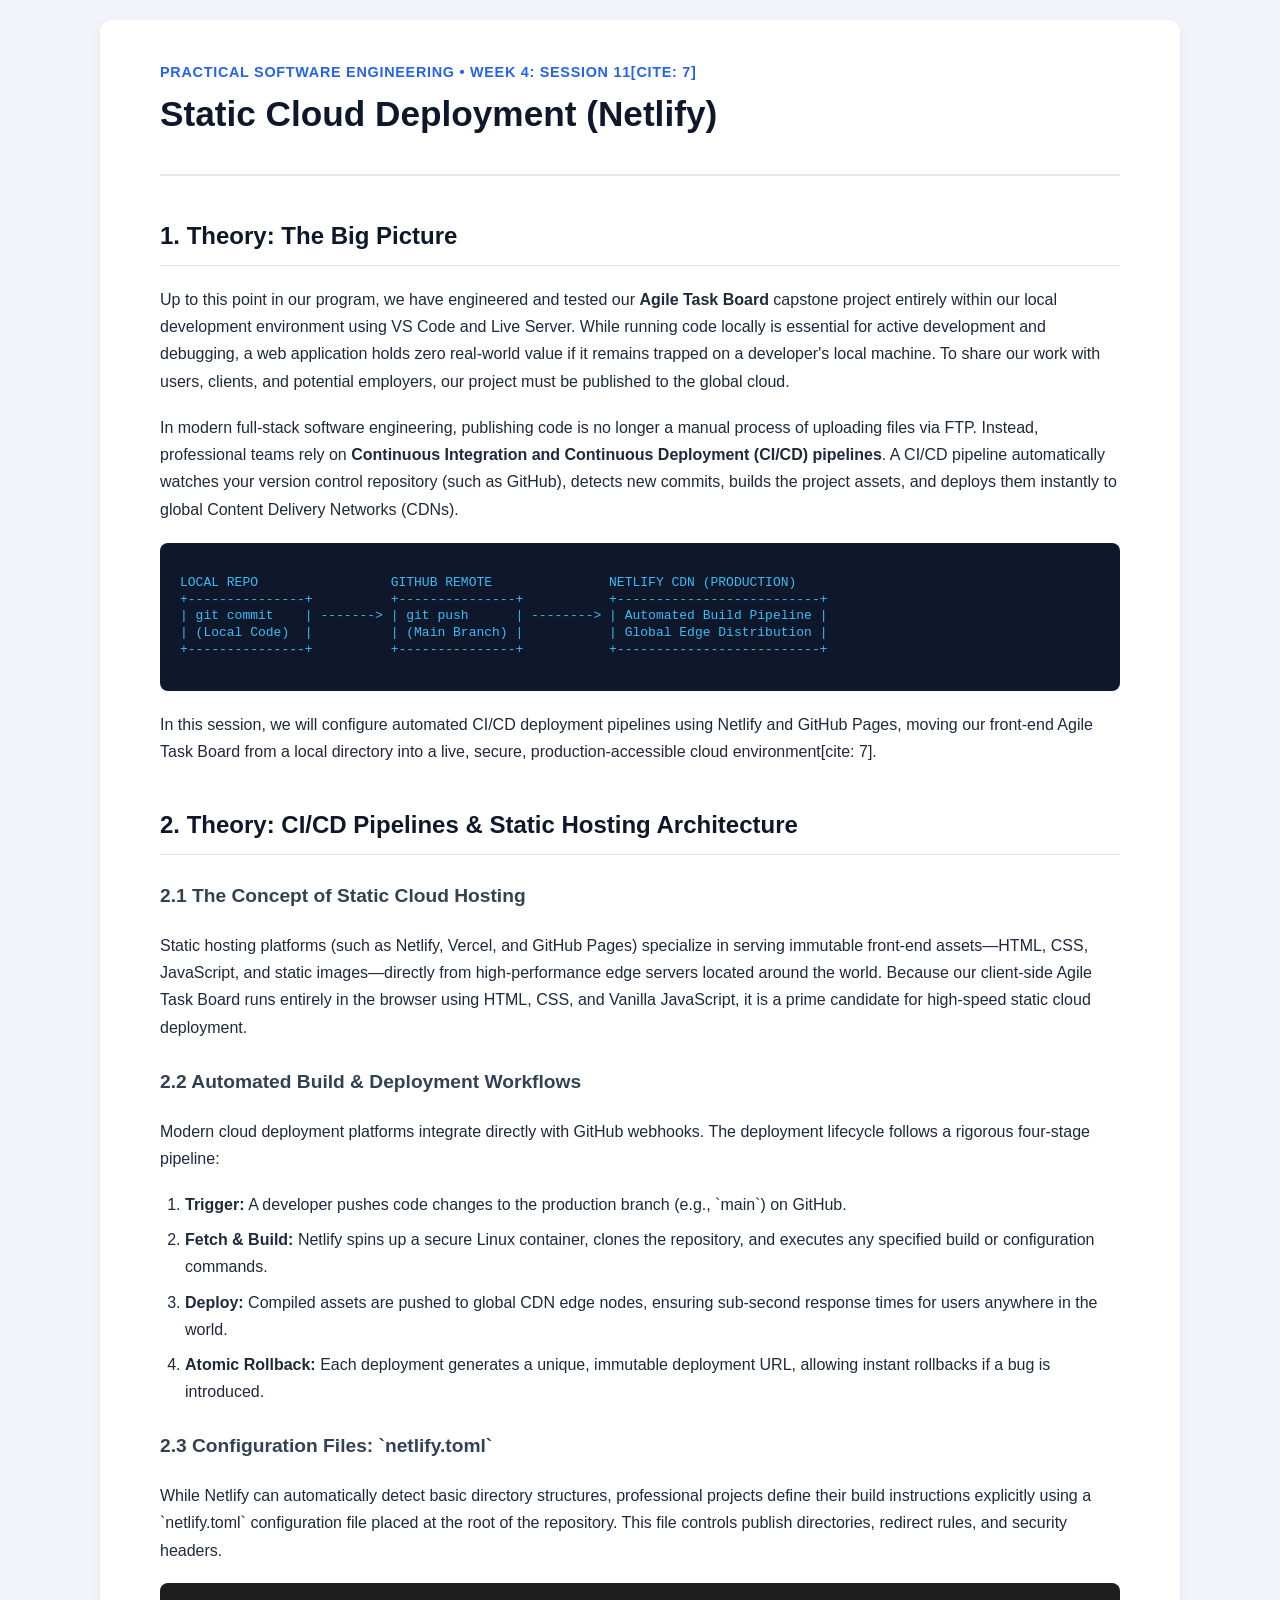
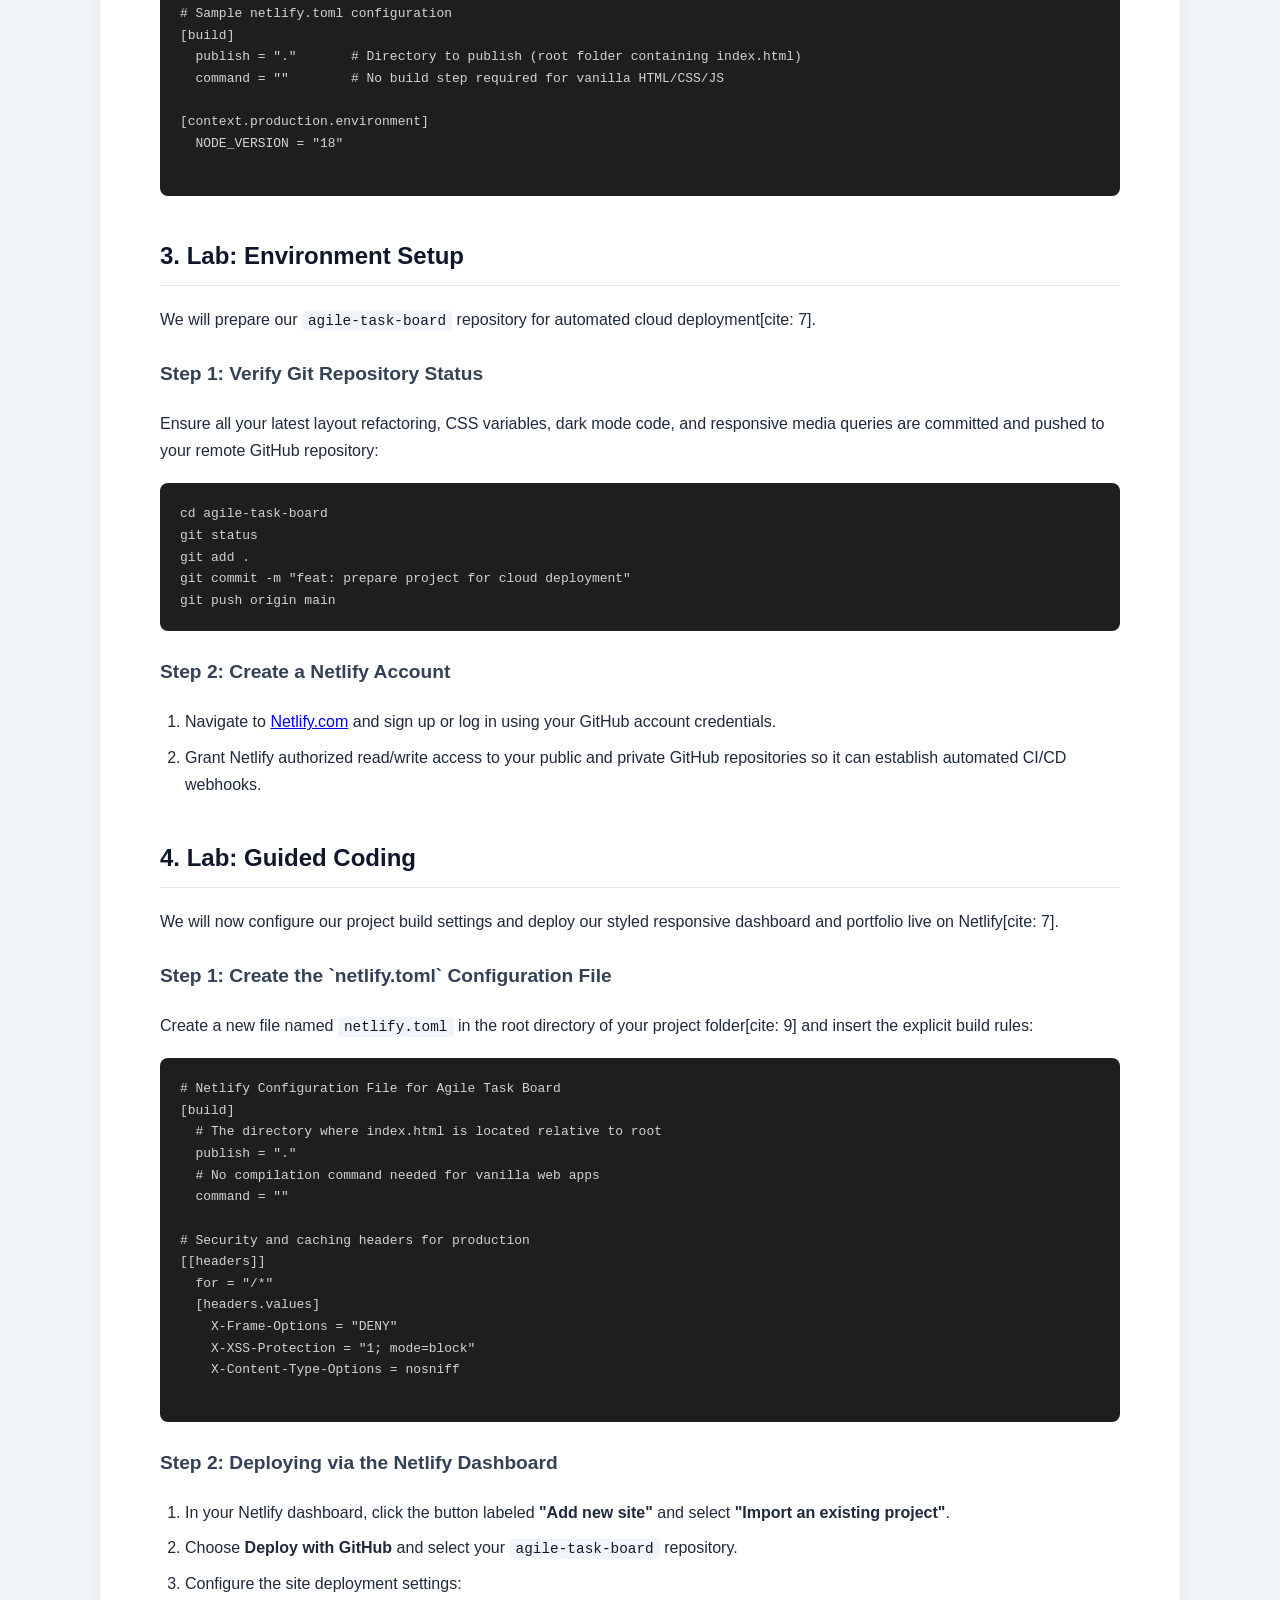
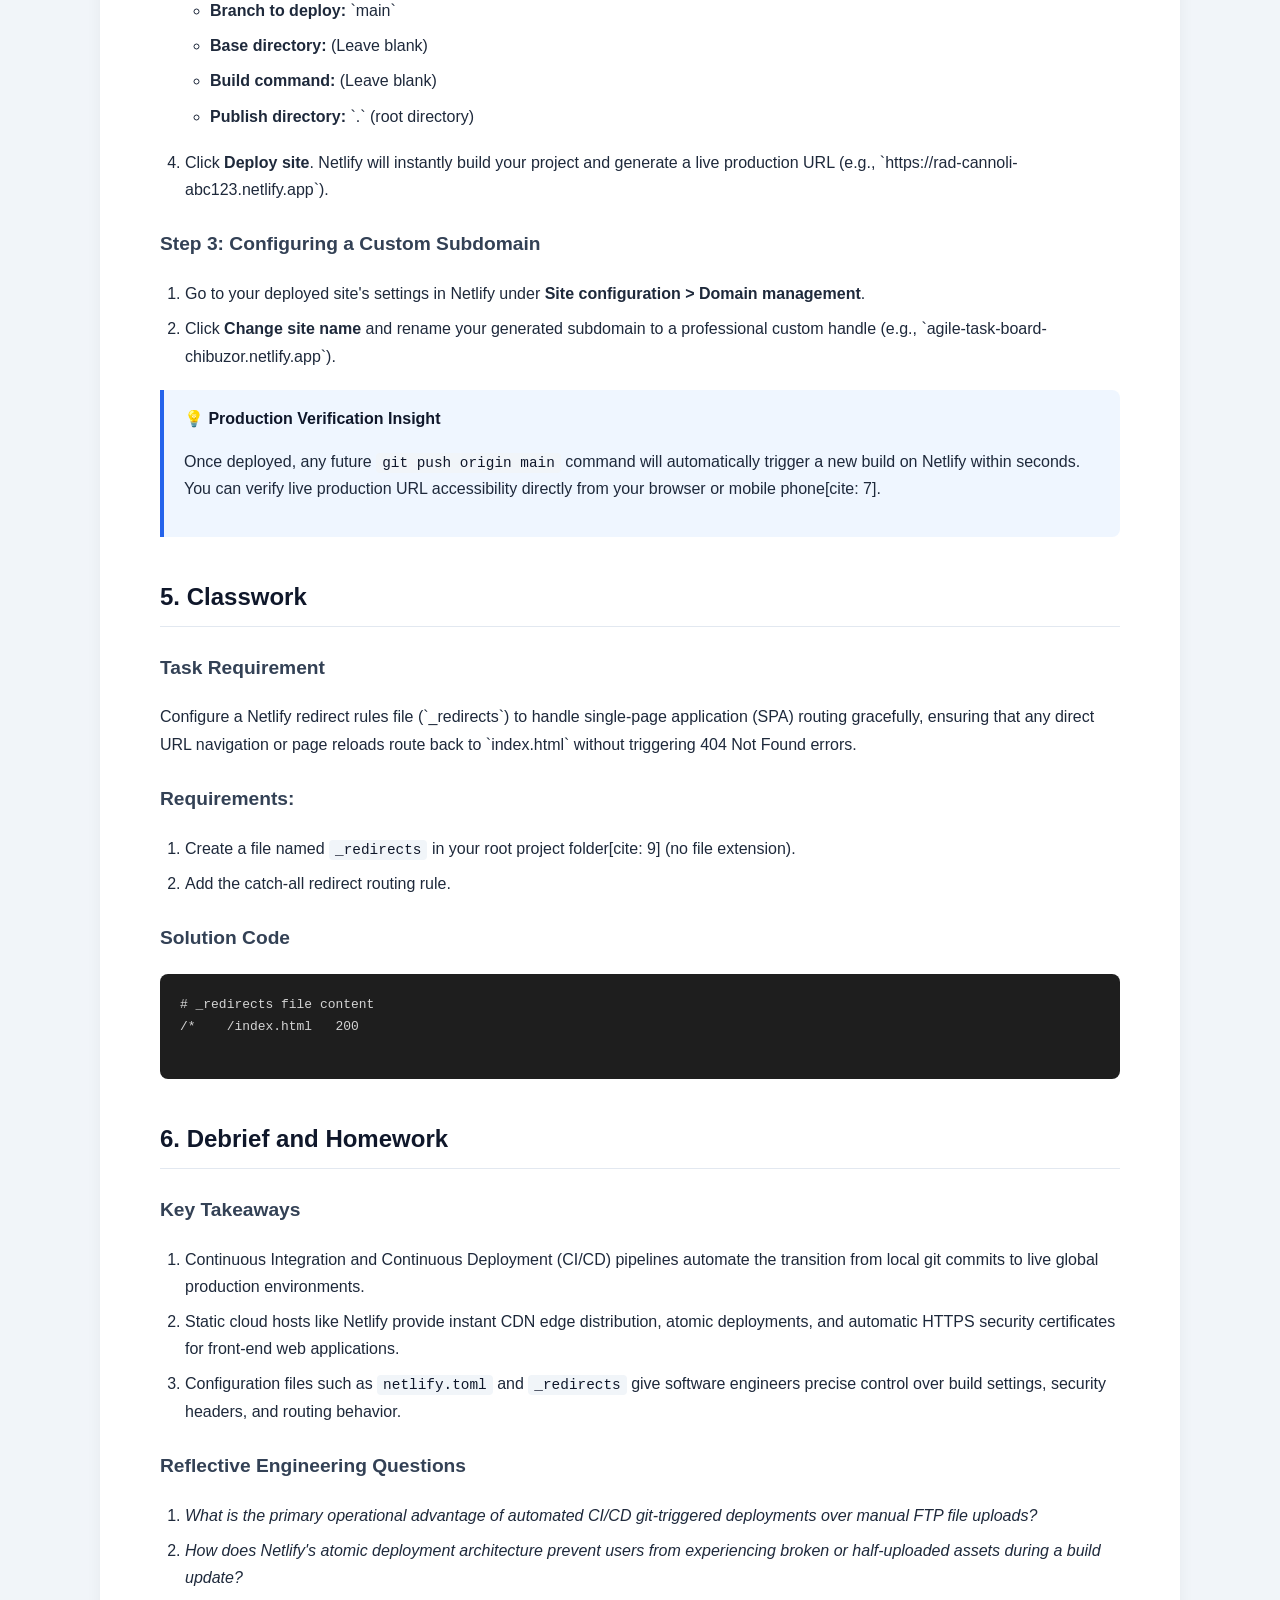
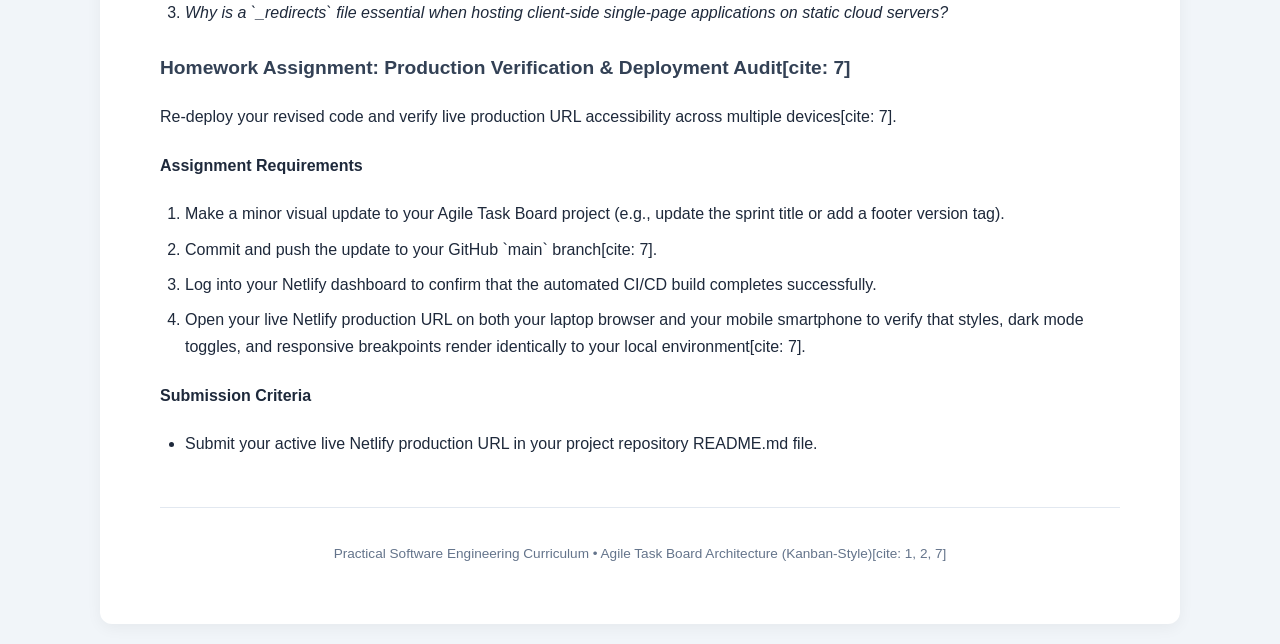
<file: lesson/lesson-notes/wk4/day-2-wk4.html>
<!DOCTYPE html>
<html lang="en">
<head>
  <meta charset="UTF-8">
  <meta name="viewport" content="width=device-width, initial-scale=1.0">
  <title>Week 4, Session 11: Static Cloud Deployment (Netlify) - Course Notes</title>
  <style>
    :root {
      --primary-color: #0f172a;
      --accent-color: #2563eb;
      --text-color: #1e293b;
      --bg-light: #f8fafc;
      --border-color: #e2e8f0;
      --code-bg: #1e1e1e;
      --code-text: #d4d4d4;
    }

    body {
      font-family: -apple-system, BlinkMacSystemFont, "Segoe UI", Roboto, Oxygen, Ubuntu, Cantarell, "Open Sans", "Helvetica Neue", sans-serif;
      line-height: 1.7;
      color: var(--text-color);
      background-color: #f1f5f9;
      margin: 0;
      padding: 20px;
    }

    .container {
      max-width: 960px;
      margin: 0 auto;
      background: #ffffff;
      padding: 40px 60px;
      border-radius: 12px;
      box-shadow: 0 4px 15px rgba(0, 0, 0, 0.05);
    }

    header {
      border-bottom: 2px solid var(--border-color);
      padding-bottom: 20px;
      margin-bottom: 30px;
    }

    header h1 {
      color: var(--primary-color);
      font-size: 2.2rem;
      margin: 0 0 10px 0;
    }

    header .meta {
      font-weight: 600;
      color: var(--accent-color);
      text-transform: uppercase;
      letter-spacing: 0.05em;
      font-size: 0.9rem;
    }

    h2 {
      color: var(--primary-color);
      border-bottom: 1px solid var(--border-color);
      padding-bottom: 8px;
      margin-top: 40px;
      font-size: 1.5rem;
    }

    h3 {
      color: #334155;
      margin-top: 25px;
      font-size: 1.2rem;
    }

    p, ul, ol {
      margin-bottom: 1.2rem;
    }

    ul, ol {
      padding-left: 25px;
    }

    li {
      margin-bottom: 0.5rem;
    }

    code {
      font-family: "Consolas", "Courier New", Courier, monospace;
      background-color: #f1f5f9;
      color: #0f172a;
      padding: 2px 6px;
      border-radius: 4px;
      font-size: 0.9em;
    }

    pre {
      background-color: var(--code-bg);
      color: var(--code-text);
      padding: 20px;
      border-radius: 8px;
      overflow-x: auto;
      font-family: "Consolas", "Courier New", Courier, monospace;
      font-size: 0.9rem;
      line-height: 1.5;
    }

    pre code {
      background-color: transparent;
      color: inherit;
      padding: 0;
    }

    .diagram {
      background-color: #0f172a;
      color: #38bdf8;
      padding: 15px 20px;
      border-radius: 8px;
      font-family: monospace;
      white-space: pre;
      overflow-x: auto;
      margin: 20px 0;
      line-height: 1.3;
    }

    .callout {
      background-color: #eff6ff;
      border-left: 4px solid var(--accent-color);
      padding: 15px 20px;
      margin: 20px 0;
      border-radius: 0 8px 8px 0;
    }

    .callout.warning {
      background-color: #fff1f2;
      border-left-color: #e11d48;
    }

    .callout-title {
      font-weight: bold;
      margin-bottom: 5px;
      color: var(--primary-color);
    }

    table {
      width: 100%;
      border-collapse: collapse;
      margin: 20px 0;
    }

    th, td {
      border: 1px solid var(--border-color);
      padding: 10px 14px;
      text-align: left;
    }

    th {
      background-color: #f8fafc;
      color: var(--primary-color);
    }

    footer {
      margin-top: 50px;
      padding-top: 20px;
      border-top: 1px solid var(--border-color);
      font-size: 0.85rem;
      color: #64748b;
      text-align: center;
    }
  </style>
</head>
<body>

  <div class="container">
    <header>
      <div class="meta">Practical Software Engineering • Week 4: Session 11[cite: 7]</div>
      <h1>Static Cloud Deployment (Netlify)</h1>
    </header>

    <!-- SECTION 1: THEORY - THE BIG PICTURE -->
    <section>
      <h2>1. Theory: The Big Picture</h2>
      <p>Up to this point in our program, we have engineered and tested our <strong>Agile Task Board</strong> capstone project entirely within our local development environment using VS Code and Live Server. While running code locally is essential for active development and debugging, a web application holds zero real-world value if it remains trapped on a developer's local machine. To share our work with users, clients, and potential employers, our project must be published to the global cloud.</p>

      <p>In modern full-stack software engineering, publishing code is no longer a manual process of uploading files via FTP. Instead, professional teams rely on <strong>Continuous Integration and Continuous Deployment (CI/CD) pipelines</strong>. A CI/CD pipeline automatically watches your version control repository (such as GitHub), detects new commits, builds the project assets, and deploys them instantly to global Content Delivery Networks (CDNs).</p>

      <div class="diagram">
LOCAL REPO                 GITHUB REMOTE               NETLIFY CDN (PRODUCTION)
+---------------+          +---------------+           +--------------------------+
| git commit    | -------> | git push      | --------> | Automated Build Pipeline |
| (Local Code)  |          | (Main Branch) |           | Global Edge Distribution |
+---------------+          +---------------+           +--------------------------+
      </div>

      <p>In this session, we will configure automated CI/CD deployment pipelines using Netlify and GitHub Pages, moving our front-end Agile Task Board from a local directory into a live, secure, production-accessible cloud environment[cite: 7].</p>
    </section>

    <!-- SECTION 2: THEORY - SEMANTIC WEB & CI/CD PIPELINES -->
    <section>
      <h2>2. Theory: CI/CD Pipelines & Static Hosting Architecture</h2>

      <h3>2.1 The Concept of Static Cloud Hosting</h3>
      <p>Static hosting platforms (such as Netlify, Vercel, and GitHub Pages) specialize in serving immutable front-end assets—HTML, CSS, JavaScript, and static images—directly from high-performance edge servers located around the world. Because our client-side Agile Task Board runs entirely in the browser using HTML, CSS, and Vanilla JavaScript, it is a prime candidate for high-speed static cloud deployment.</p>

      <h3>2.2 Automated Build & Deployment Workflows</h3>
      <p>Modern cloud deployment platforms integrate directly with GitHub webhooks. The deployment lifecycle follows a rigorous four-stage pipeline:</p>
      <ol>
        <li><strong>Trigger:</strong> A developer pushes code changes to the production branch (e.g., `main`) on GitHub.</li>
        <li><strong>Fetch & Build:</strong> Netlify spins up a secure Linux container, clones the repository, and executes any specified build or configuration commands.</li>
        <li><strong>Deploy:</strong> Compiled assets are pushed to global CDN edge nodes, ensuring sub-second response times for users anywhere in the world.</li>
        <li><strong>Atomic Rollback:</strong> Each deployment generates a unique, immutable deployment URL, allowing instant rollbacks if a bug is introduced.</li>
      </ol>

      <h3>2.3 Configuration Files: `netlify.toml`</h3>
      <p>While Netlify can automatically detect basic directory structures, professional projects define their build instructions explicitly using a `netlify.toml` configuration file placed at the root of the repository. This file controls publish directories, redirect rules, and security headers.</p>

      <pre><code># Sample netlify.toml configuration
[build]
  publish = "."       # Directory to publish (root folder containing index.html)
  command = ""        # No build step required for vanilla HTML/CSS/JS

[context.production.environment]
  NODE_VERSION = "18"
      </code></pre>
    </section>

    <!-- SECTION 3: LAB - ENVIRONMENT SETUP -->
    <section>
      <h2>3. Lab: Environment Setup</h2>
      <p>We will prepare our <code>agile-task-board</code> repository for automated cloud deployment[cite: 7].</p>

      <h3>Step 1: Verify Git Repository Status</h3>
      <p>Ensure all your latest layout refactoring, CSS variables, dark mode code, and responsive media queries are committed and pushed to your remote GitHub repository:</p>
      <pre><code>cd agile-task-board
git status
git add .
git commit -m "feat: prepare project for cloud deployment"
git push origin main</code></pre>

      <h3>Step 2: Create a Netlify Account</h3>
      <ol>
        <li>Navigate to <a href="https://www.netlify.com" target="_blank">Netlify.com</a> and sign up or log in using your GitHub account credentials.</li>
        <li>Grant Netlify authorized read/write access to your public and private GitHub repositories so it can establish automated CI/CD webhooks.</li>
      </ol>
    </section>

    <!-- SECTION 4: LAB - GUIDED CODING -->
    <section>
      <h2>4. Lab: Guided Coding</h2>
      <p>We will now configure our project build settings and deploy our styled responsive dashboard and portfolio live on Netlify[cite: 7].</p>

      <h3>Step 1: Create the `netlify.toml` Configuration File</h3>
      <p>Create a new file named <code>netlify.toml</code> in the root directory of your project folder[cite: 9] and insert the explicit build rules:</p>

      <pre><code># Netlify Configuration File for Agile Task Board
[build]
  # The directory where index.html is located relative to root
  publish = "."
  # No compilation command needed for vanilla web apps
  command = ""

# Security and caching headers for production
[[headers]]
  for = "/*"
  [headers.values]
    X-Frame-Options = "DENY"
    X-XSS-Protection = "1; mode=block"
    X-Content-Type-Options = nosniff
      </code></pre>

      <h3>Step 2: Deploying via the Netlify Dashboard</h3>
      <ol>
        <li>In your Netlify dashboard, click the button labeled <strong>"Add new site"</strong> and select <strong>"Import an existing project"</strong>.</li>
        <li>Choose <strong>Deploy with GitHub</strong> and select your <code>agile-task-board</code> repository.</li>
        <li>Configure the site deployment settings:
          <ul>
            <li><strong>Branch to deploy:</strong> `main`</li>
            <li><strong>Base directory:</strong> (Leave blank)</li>
            <li><strong>Build command:</strong> (Leave blank)</li>
            <li><strong>Publish directory:</strong> `.` (root directory)</li>
          </ul>
        </li>
        <li>Click <strong>Deploy site</strong>. Netlify will instantly build your project and generate a live production URL (e.g., `https://rad-cannoli-abc123.netlify.app`).</li>
      </ol>

      <h3>Step 3: Configuring a Custom Subdomain</h3>
      <ol>
        <li>Go to your deployed site's settings in Netlify under <strong>Site configuration &gt; Domain management</strong>.</li>
        <li>Click <strong>Change site name</strong> and rename your generated subdomain to a professional custom handle (e.g., `agile-task-board-chibuzor.netlify.app`).</li>
      </ol>

      <div class="callout">
        <div class="callout-title">💡 Production Verification Insight</div>
        <p>Once deployed, any future <code>git push origin main</code> command will automatically trigger a new build on Netlify within seconds. You can verify live production URL accessibility directly from your browser or mobile phone[cite: 7].</p>
      </div>
    </section>

    <!-- SECTION 5: CLASSWORK -->
    <section>
      <h2>5. Classwork</h2>

      <h3>Task Requirement</h3>
      <p>Configure a Netlify redirect rules file (`_redirects`) to handle single-page application (SPA) routing gracefully, ensuring that any direct URL navigation or page reloads route back to `index.html` without triggering 404 Not Found errors.</p>

      <h3>Requirements:</h3>
      <ol>
        <li>Create a file named <code>_redirects</code> in your root project folder[cite: 9] (no file extension).</li>
        <li>Add the catch-all redirect routing rule.</li>
      </ol>

      <h3>Solution Code</h3>
      <pre><code># _redirects file content
/*    /index.html   200
      </code></pre>
    </section>

    <!-- SECTION 6: DEBRIEF AND HOMEWORK -->
    <section>
      <h2>6. Debrief and Homework</h2>

      <h3>Key Takeaways</h3>
      <ol>
        <li>Continuous Integration and Continuous Deployment (CI/CD) pipelines automate the transition from local git commits to live global production environments.</li>
        <li>Static cloud hosts like Netlify provide instant CDN edge distribution, atomic deployments, and automatic HTTPS security certificates for front-end web applications.</li>
        <li>Configuration files such as <code>netlify.toml</code> and <code>_redirects</code> give software engineers precise control over build settings, security headers, and routing behavior.</li>
      </ol>

      <h3>Reflective Engineering Questions</h3>
      <ol>
        <li><em>What is the primary operational advantage of automated CI/CD git-triggered deployments over manual FTP file uploads?</em></li>
        <li><em>How does Netlify's atomic deployment architecture prevent users from experiencing broken or half-uploaded assets during a build update?</em></li>
        <li><em>Why is a `_redirects` file essential when hosting client-side single-page applications on static cloud servers?</em></li>
      </ol>

      <h3>Homework Assignment: Production Verification & Deployment Audit[cite: 7]</h3>
      <p>Re-deploy your revised code and verify live production URL accessibility across multiple devices[cite: 7].</p>

      <h4>Assignment Requirements</h4>
      <ol>
        <li>Make a minor visual update to your Agile Task Board project (e.g., update the sprint title or add a footer version tag).</li>
        <li>Commit and push the update to your GitHub `main` branch[cite: 7].</li>
        <li>Log into your Netlify dashboard to confirm that the automated CI/CD build completes successfully.</li>
        <li>Open your live Netlify production URL on both your laptop browser and your mobile smartphone to verify that styles, dark mode toggles, and responsive breakpoints render identically to your local environment[cite: 7].</li>
      </ol>

      <h4>Submission Criteria</h4>
      <ul>
        <li>Submit your active live Netlify production URL in your project repository README.md file.</li>
      </ul>
    </section>

    <footer>
      <p>Practical Software Engineering Curriculum • Agile Task Board Architecture (Kanban-Style)[cite: 1, 2, 7]</p>
    </footer>
  </div>

</body>
</html>
</file>
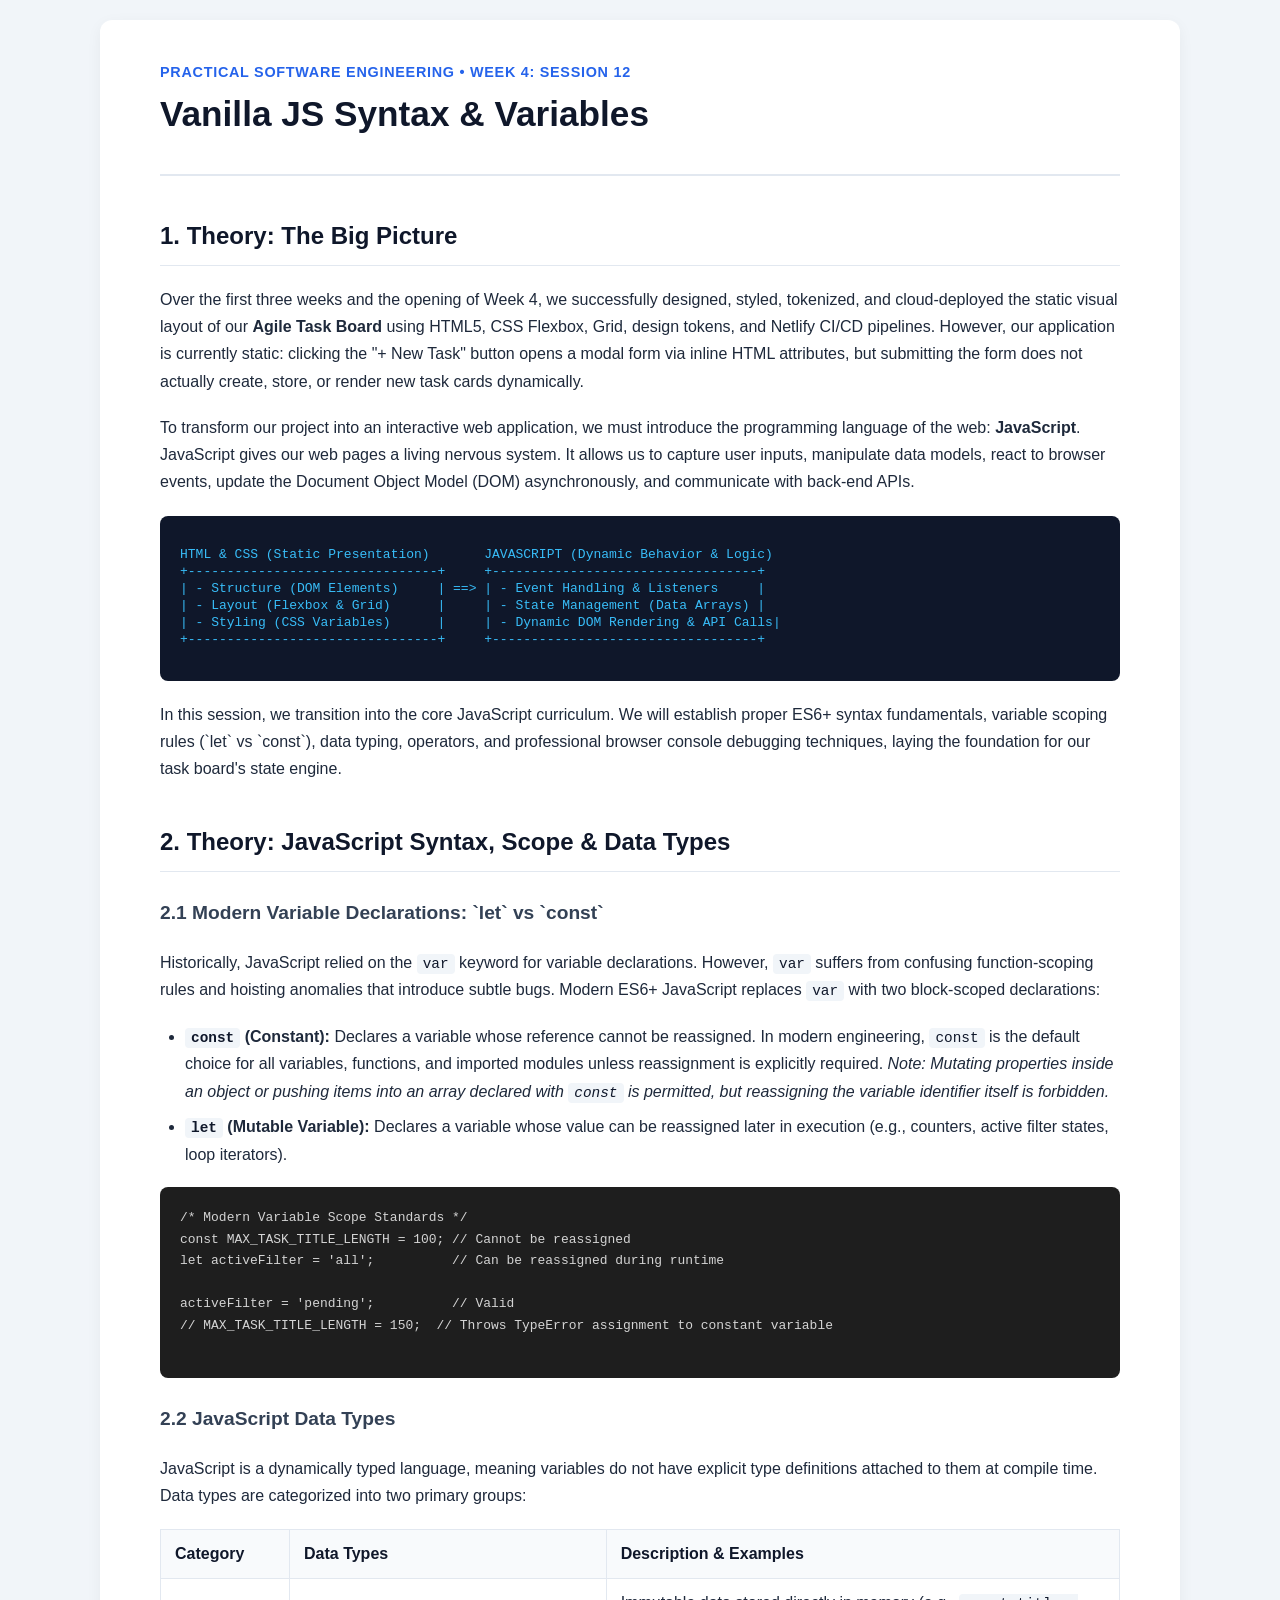
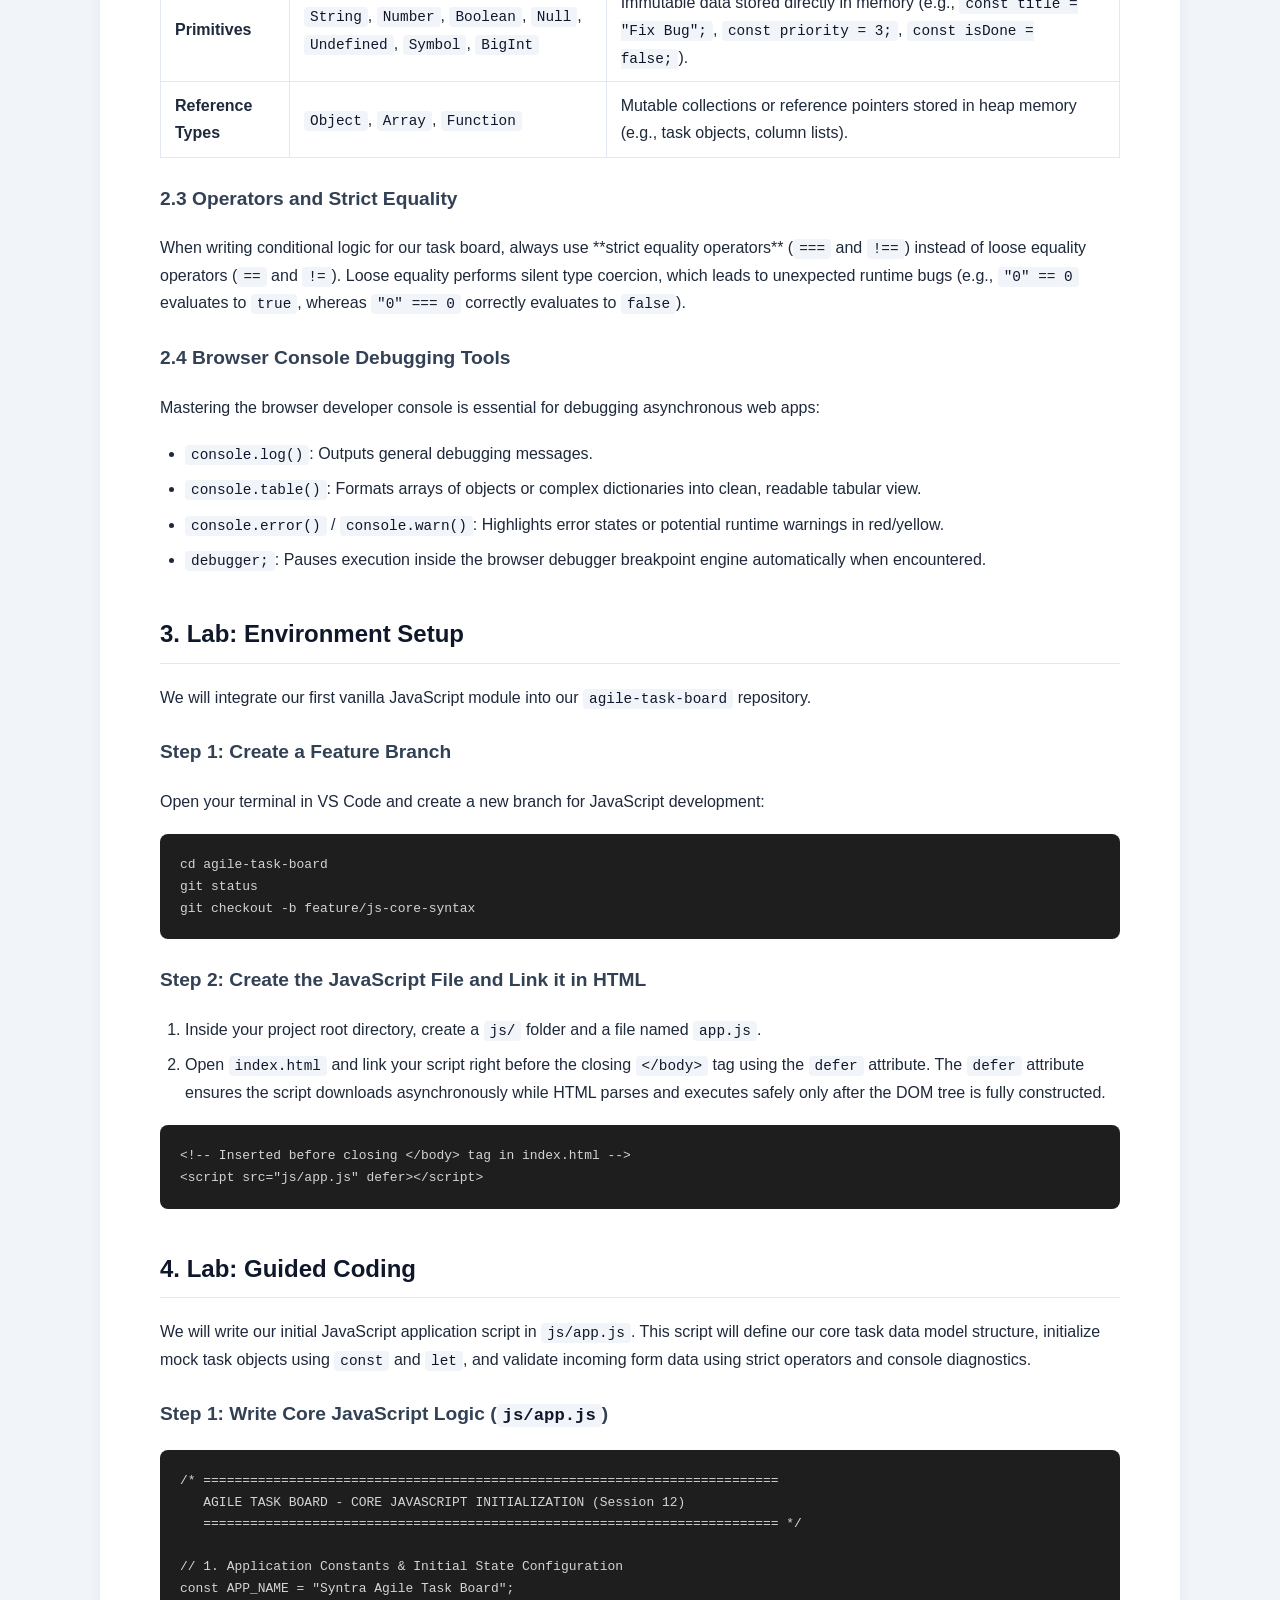
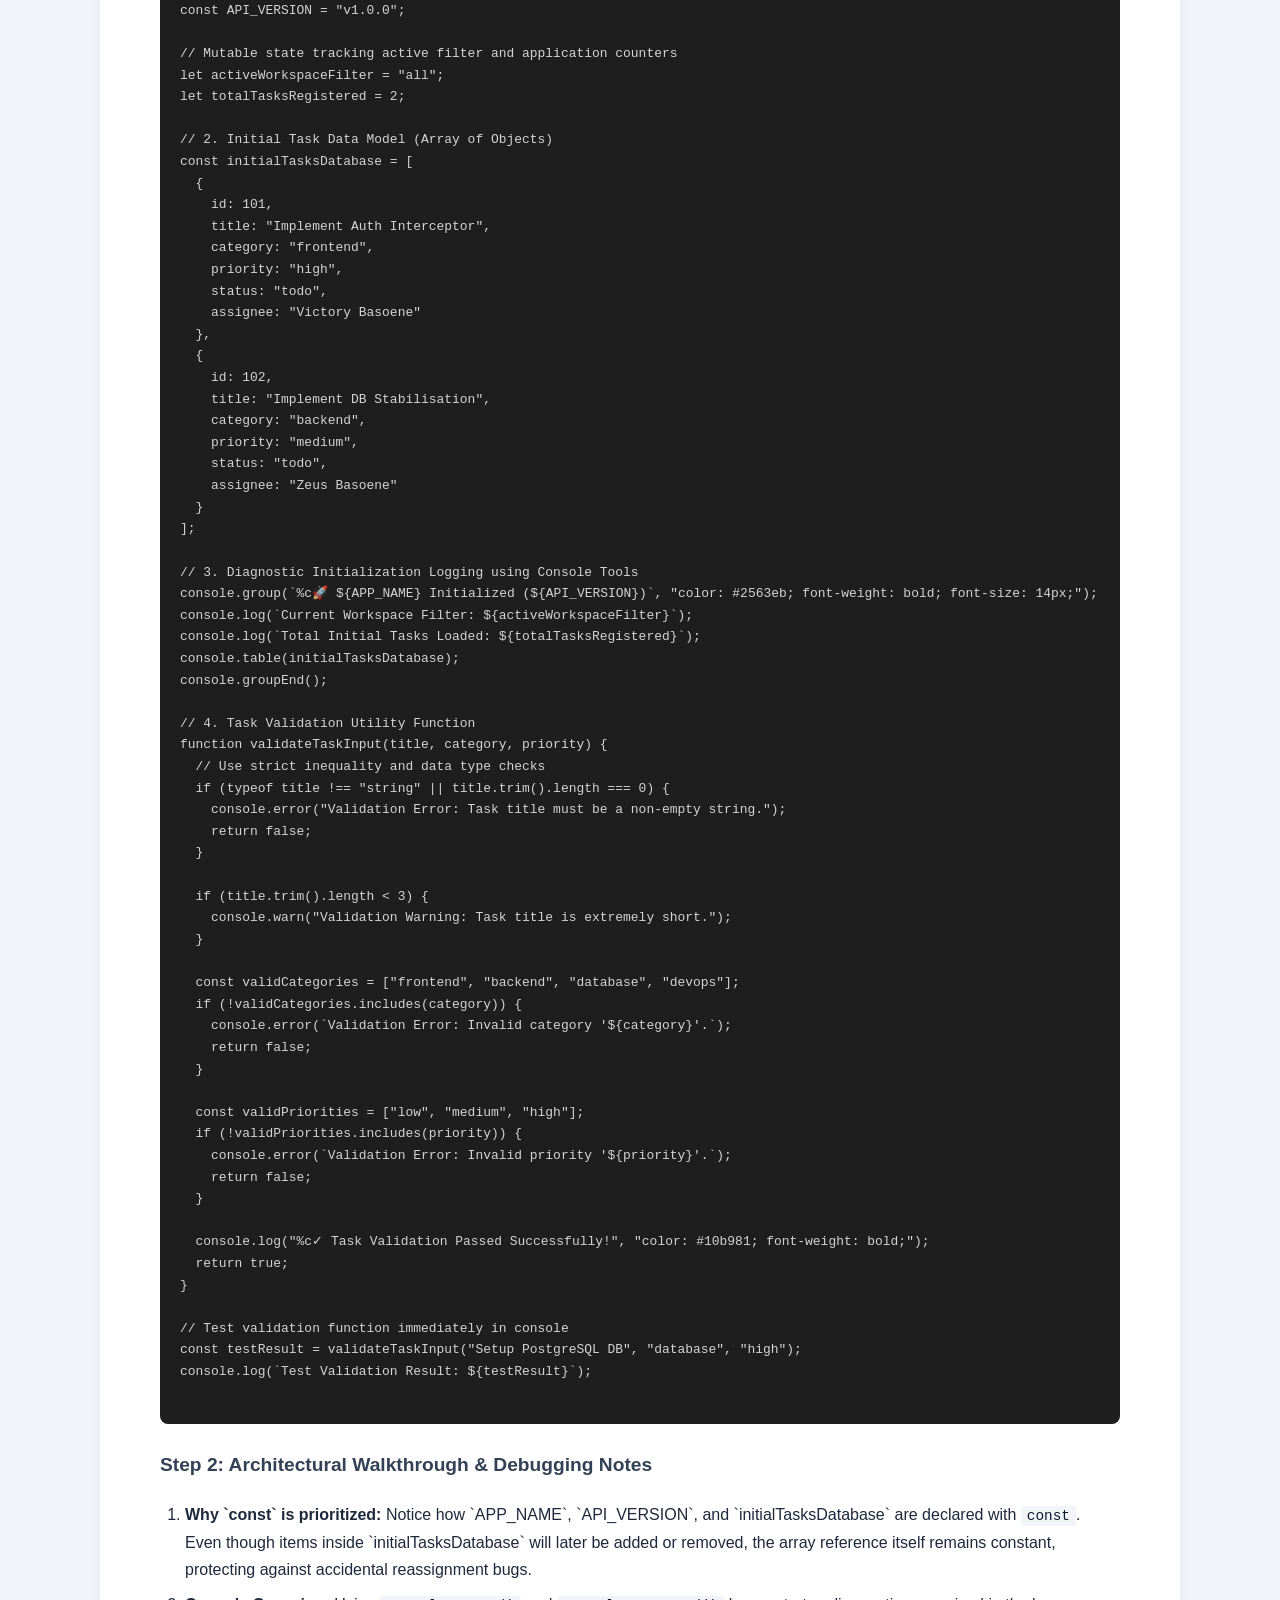
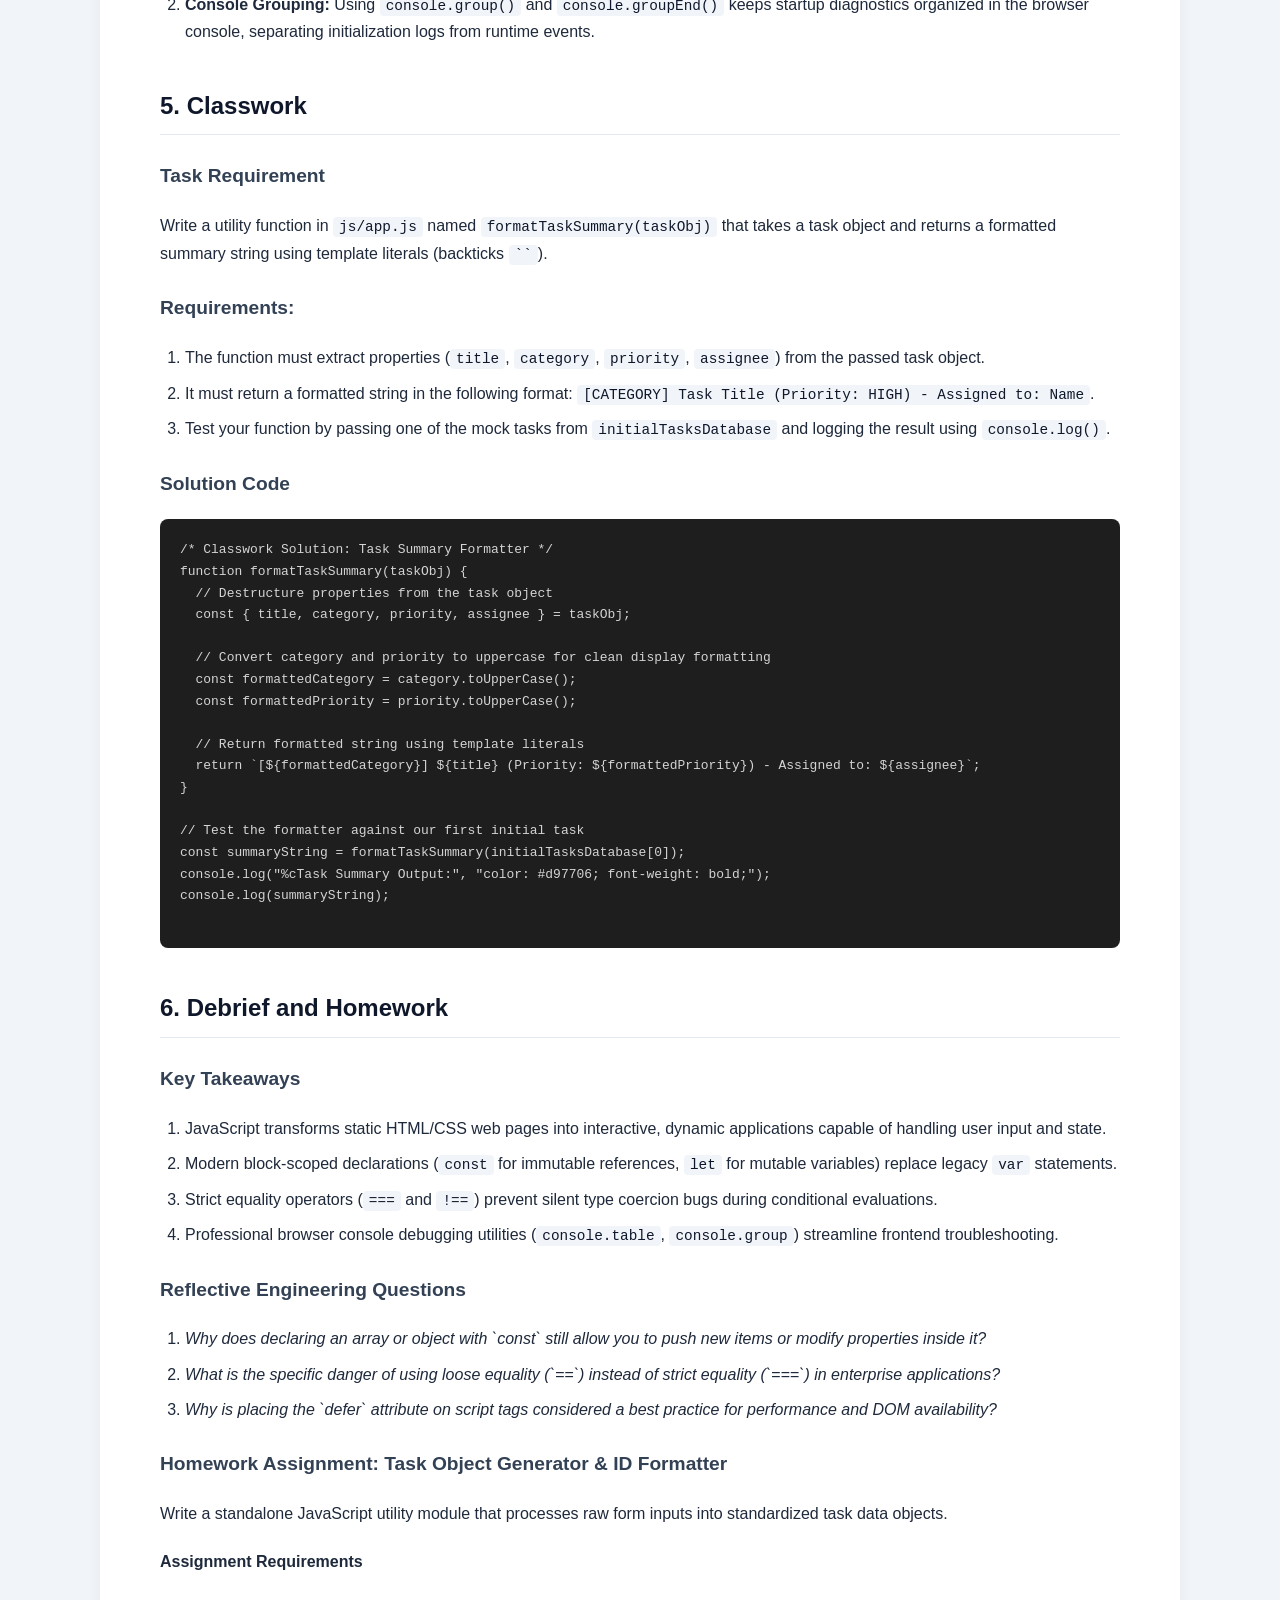
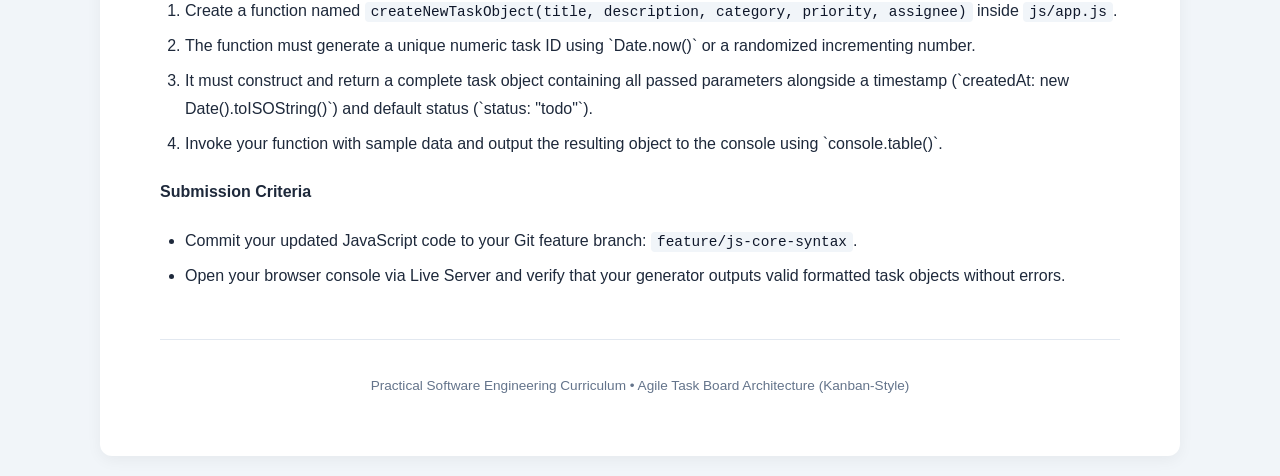
<file: lesson/lesson-notes/wk4/day-3-wk4.html>
<!DOCTYPE html>
<html lang="en">
<head>
  <meta charset="UTF-8">
  <meta name="viewport" content="width=device-width, initial-scale=1.0">
  <title>Week 4, Session 12: Vanilla JS Syntax & Variables - Course Notes</title>
  <style>
    :root {
      --primary-color: #0f172a;
      --accent-color: #2563eb;
      --text-color: #1e293b;
      --bg-light: #f8fafc;
      --border-color: #e2e8f0;
      --code-bg: #1e1e1e;
      --code-text: #d4d4d4;
    }

    body {
      font-family: -apple-system, BlinkMacSystemFont, "Segoe UI", Roboto, Oxygen, Ubuntu, Cantarell, "Open Sans", "Helvetica Neue", sans-serif;
      line-height: 1.7;
      color: var(--text-color);
      background-color: #f1f5f9;
      margin: 0;
      padding: 20px;
    }

    .container {
      max-width: 960px;
      margin: 0 auto;
      background: #ffffff;
      padding: 40px 60px;
      border-radius: 12px;
      box-shadow: 0 4px 15px rgba(0, 0, 0, 0.05);
    }

    header {
      border-bottom: 2px solid var(--border-color);
      padding-bottom: 20px;
      margin-bottom: 30px;
    }

    header h1 {
      color: var(--primary-color);
      font-size: 2.2rem;
      margin: 0 0 10px 0;
    }

    header .meta {
      font-weight: 600;
      color: var(--accent-color);
      text-transform: uppercase;
      letter-spacing: 0.05em;
      font-size: 0.9rem;
    }

    h2 {
      color: var(--primary-color);
      border-bottom: 1px solid var(--border-color);
      padding-bottom: 8px;
      margin-top: 40px;
      font-size: 1.5rem;
    }

    h3 {
      color: #334155;
      margin-top: 25px;
      font-size: 1.2rem;
    }

    p, ul, ol {
      margin-bottom: 1.2rem;
    }

    ul, ol {
      padding-left: 25px;
    }

    li {
      margin-bottom: 0.5rem;
    }

    code {
      font-family: "Consolas", "Courier New", Courier, monospace;
      background-color: #f1f5f9;
      color: #0f172a;
      padding: 2px 6px;
      border-radius: 4px;
      font-size: 0.9em;
    }

    pre {
      background-color: var(--code-bg);
      color: var(--code-text);
      padding: 20px;
      border-radius: 8px;
      overflow-x: auto;
      font-family: "Consolas", "Courier New", Courier, monospace;
      font-size: 0.9rem;
      line-height: 1.5;
    }

    pre code {
      background-color: transparent;
      color: inherit;
      padding: 0;
    }

    .diagram {
      background-color: #0f172a;
      color: #38bdf8;
      padding: 15px 20px;
      border-radius: 8px;
      font-family: monospace;
      white-space: pre;
      overflow-x: auto;
      margin: 20px 0;
      line-height: 1.3;
    }

    .callout {
      background-color: #eff6ff;
      border-left: 4px solid var(--accent-color);
      padding: 15px 20px;
      margin: 20px 0;
      border-radius: 0 8px 8px 0;
    }

    .callout.warning {
      background-color: #fff1f2;
      border-left-color: #e11d48;
    }

    .callout-title {
      font-weight: bold;
      margin-bottom: 5px;
      color: var(--primary-color);
    }

    table {
      width: 100%;
      border-collapse: collapse;
      margin: 20px 0;
    }

    th, td {
      border: 1px solid var(--border-color);
      padding: 10px 14px;
      text-align: left;
    }

    th {
      background-color: #f8fafc;
      color: var(--primary-color);
    }

    footer {
      margin-top: 50px;
      padding-top: 20px;
      border-top: 1px solid var(--border-color);
      font-size: 0.85rem;
      color: #64748b;
      text-align: center;
    }
  </style>
</head>
<body>

  <div class="container">
    <header>
      <div class="meta">Practical Software Engineering • Week 4: Session 12</div>
      <h1>Vanilla JS Syntax & Variables</h1>
    </header>

    <!-- SECTION 1: THEORY - THE BIG PICTURE -->
    <section>
      <h2>1. Theory: The Big Picture</h2>
      <p>Over the first three weeks and the opening of Week 4, we successfully designed, styled, tokenized, and cloud-deployed the static visual layout of our <strong>Agile Task Board</strong> using HTML5, CSS Flexbox, Grid, design tokens, and Netlify CI/CD pipelines. However, our application is currently static: clicking the "+ New Task" button opens a modal form via inline HTML attributes, but submitting the form does not actually create, store, or render new task cards dynamically.</p>

      <p>To transform our project into an interactive web application, we must introduce the programming language of the web: <strong>JavaScript</strong>. JavaScript gives our web pages a living nervous system. It allows us to capture user inputs, manipulate data models, react to browser events, update the Document Object Model (DOM) asynchronously, and communicate with back-end APIs.</p>

      <div class="diagram">
HTML & CSS (Static Presentation)       JAVASCRIPT (Dynamic Behavior & Logic)
+--------------------------------+     +----------------------------------+
| - Structure (DOM Elements)     | ==> | - Event Handling & Listeners     |
| - Layout (Flexbox & Grid)      |     | - State Management (Data Arrays) |
| - Styling (CSS Variables)      |     | - Dynamic DOM Rendering & API Calls|
+--------------------------------+     +----------------------------------+
      </div>

      <p>In this session, we transition into the core JavaScript curriculum. We will establish proper ES6+ syntax fundamentals, variable scoping rules (`let` vs `const`), data typing, operators, and professional browser console debugging techniques, laying the foundation for our task board's state engine.</p>
    </section>

    <!-- SECTION 2: THEORY - SYNTAX & VARIABLE ARCHITECTURE -->
    <section>
      <h2>2. Theory: JavaScript Syntax, Scope & Data Types</h2>

      <h3>2.1 Modern Variable Declarations: `let` vs `const`</h3>
      <p>Historically, JavaScript relied on the <code>var</code> keyword for variable declarations. However, <code>var</code> suffers from confusing function-scoping rules and hoisting anomalies that introduce subtle bugs. Modern ES6+ JavaScript replaces <code>var</code> with two block-scoped declarations:</p>

      <ul>
        <li><strong><code>const</code> (Constant):</strong> Declares a variable whose reference cannot be reassigned. In modern engineering, <code>const</code> is the default choice for all variables, functions, and imported modules unless reassignment is explicitly required. <em>Note: Mutating properties inside an object or pushing items into an array declared with <code>const</code> is permitted, but reassigning the variable identifier itself is forbidden.</em></li>
        <li><strong><code>let</code> (Mutable Variable):</strong> Declares a variable whose value can be reassigned later in execution (e.g., counters, active filter states, loop iterators).</li>
      </ul>

      <pre><code>/* Modern Variable Scope Standards */
const MAX_TASK_TITLE_LENGTH = 100; // Cannot be reassigned
let activeFilter = 'all';          // Can be reassigned during runtime

activeFilter = 'pending';          // Valid
// MAX_TASK_TITLE_LENGTH = 150;  // Throws TypeError assignment to constant variable
      </code></pre>

      <h3>2.2 JavaScript Data Types</h3>
      <p>JavaScript is a dynamically typed language, meaning variables do not have explicit type definitions attached to them at compile time. Data types are categorized into two primary groups:</p>

      <table>
        <thead>
          <tr>
            <th>Category</th>
            <th>Data Types</th>
            <th>Description & Examples</th>
          </tr>
        </thead>
        <tbody>
          <tr>
            <td><strong>Primitives</strong></td>
            <td><code>String</code>, <code>Number</code>, <code>Boolean</code>, <code>Null</code>, <code>Undefined</code>, <code>Symbol</code>, <code>BigInt</code></td>
            <td>Immutable data stored directly in memory (e.g., <code>const title = "Fix Bug";</code>, <code>const priority = 3;</code>, <code>const isDone = false;</code>).</td>
          </tr>
          <tr>
            <td><strong>Reference Types</strong></td>
            <td><code>Object</code>, <code>Array</code>, <code>Function</code></td>
            <td>Mutable collections or reference pointers stored in heap memory (e.g., task objects, column lists).</td>
          </tr>
        </tbody>
      </table>

      <h3>2.3 Operators and Strict Equality</h3>
      <p>When writing conditional logic for our task board, always use **strict equality operators** (<code>===</code> and <code>!==</code>) instead of loose equality operators (<code>==</code> and <code>!=</code>). Loose equality performs silent type coercion, which leads to unexpected runtime bugs (e.g., <code>"0" == 0</code> evaluates to <code>true</code>, whereas <code>"0" === 0</code> correctly evaluates to <code>false</code>).</p>

      <h3>2.4 Browser Console Debugging Tools</h3>
      <p>Mastering the browser developer console is essential for debugging asynchronous web apps:</p>
      <ul>
        <li><code>console.log()</code>: Outputs general debugging messages.</li>
        <li><code>console.table()</code>: Formats arrays of objects or complex dictionaries into clean, readable tabular view.</li>
        <li><code>console.error()</code> / <code>console.warn()</code>: Highlights error states or potential runtime warnings in red/yellow.</li>
        <li><code>debugger;</code>: Pauses execution inside the browser debugger breakpoint engine automatically when encountered.</li>
      </ul>
    </section>

    <!-- SECTION 3: LAB - ENVIRONMENT SETUP -->
    <section>
      <h2>3. Lab: Environment Setup</h2>
      <p>We will integrate our first vanilla JavaScript module into our <code>agile-task-board</code> repository.</p>

      <h3>Step 1: Create a Feature Branch</h3>
      <p>Open your terminal in VS Code and create a new branch for JavaScript development:</p>
      <pre><code>cd agile-task-board
git status
git checkout -b feature/js-core-syntax</code></pre>

      <h3>Step 2: Create the JavaScript File and Link it in HTML</h3>
      <ol>
        <li>Inside your project root directory, create a <code>js/</code> folder and a file named <code>app.js</code>.</li>
        <li>Open <code>index.html</code> and link your script right before the closing <code>&lt;/body&gt;</code> tag using the <code>defer</code> attribute. The <code>defer</code> attribute ensures the script downloads asynchronously while HTML parses and executes safely only after the DOM tree is fully constructed.</li>
      </ol>

      <pre><code>&lt;!-- Inserted before closing &lt;/body&gt; tag in index.html --&gt;
&lt;script src="js/app.js" defer&gt;&lt;/script&gt;</code></pre>
    </section>

    <!-- SECTION 4: LAB - GUIDED CODING -->
    <section>
      <h2>4. Lab: Guided Coding</h2>
      <p>We will write our initial JavaScript application script in <code>js/app.js</code>. This script will define our core task data model structure, initialize mock task objects using <code>const</code> and <code>let</code>, and validate incoming form data using strict operators and console diagnostics.</p>

      <h3>Step 1: Write Core JavaScript Logic (<code>js/app.js</code>)</h3>
      <pre><code>/* ==========================================================================
   AGILE TASK BOARD - CORE JAVASCRIPT INITIALIZATION (Session 12)
   ========================================================================== */

// 1. Application Constants & Initial State Configuration
const APP_NAME = "Syntra Agile Task Board";
const API_VERSION = "v1.0.0";

// Mutable state tracking active filter and application counters
let activeWorkspaceFilter = "all";
let totalTasksRegistered = 2;

// 2. Initial Task Data Model (Array of Objects)
const initialTasksDatabase = [
  {
    id: 101,
    title: "Implement Auth Interceptor",
    category: "frontend",
    priority: "high",
    status: "todo",
    assignee: "Victory Basoene"
  },
  {
    id: 102,
    title: "Implement DB Stabilisation",
    category: "backend",
    priority: "medium",
    status: "todo",
    assignee: "Zeus Basoene"
  }
];

// 3. Diagnostic Initialization Logging using Console Tools
console.group(`%c🚀 ${APP_NAME} Initialized (${API_VERSION})`, "color: #2563eb; font-weight: bold; font-size: 14px;");
console.log(`Current Workspace Filter: ${activeWorkspaceFilter}`);
console.log(`Total Initial Tasks Loaded: ${totalTasksRegistered}`);
console.table(initialTasksDatabase);
console.groupEnd();

// 4. Task Validation Utility Function
function validateTaskInput(title, category, priority) {
  // Use strict inequality and data type checks
  if (typeof title !== "string" || title.trim().length === 0) {
    console.error("Validation Error: Task title must be a non-empty string.");
    return false;
  }

  if (title.trim().length < 3) {
    console.warn("Validation Warning: Task title is extremely short.");
  }

  const validCategories = ["frontend", "backend", "database", "devops"];
  if (!validCategories.includes(category)) {
    console.error(`Validation Error: Invalid category '${category}'.`);
    return false;
  }

  const validPriorities = ["low", "medium", "high"];
  if (!validPriorities.includes(priority)) {
    console.error(`Validation Error: Invalid priority '${priority}'.`);
    return false;
  }

  console.log("%c✓ Task Validation Passed Successfully!", "color: #10b981; font-weight: bold;");
  return true;
}

// Test validation function immediately in console
const testResult = validateTaskInput("Setup PostgreSQL DB", "database", "high");
console.log(`Test Validation Result: ${testResult}`);
      </code></pre>

      <h3>Step 2: Architectural Walkthrough & Debugging Notes</h3>
      <ol>
        <li><strong>Why `const` is prioritized:</strong> Notice how `APP_NAME`, `API_VERSION`, and `initialTasksDatabase` are declared with <code>const</code>. Even though items inside `initialTasksDatabase` will later be added or removed, the array reference itself remains constant, protecting against accidental reassignment bugs.</li>
        <li><strong>Console Grouping:</strong> Using <code>console.group()</code> and <code>console.groupEnd()</code> keeps startup diagnostics organized in the browser console, separating initialization logs from runtime events.</li>
      </ol>
    </section>

    <!-- SECTION 5: CLASSWORK -->
    <section>
      <h2>5. Classwork</h2>

      <h3>Task Requirement</h3>
      <p>Write a utility function in <code>js/app.js</code> named <code>formatTaskSummary(taskObj)</code> that takes a task object and returns a formatted summary string using template literals (backticks <code>``</code>).</p>

      <h3>Requirements:</h3>
      <ol>
        <li>The function must extract properties (<code>title</code>, <code>category</code>, <code>priority</code>, <code>assignee</code>) from the passed task object.</li>
        <li>It must return a formatted string in the following format: <code>[CATEGORY] Task Title (Priority: HIGH) - Assigned to: Name</code>.</li>
        <li>Test your function by passing one of the mock tasks from <code>initialTasksDatabase</code> and logging the result using <code>console.log()</code>.</li>
      </ol>

      <h3>Solution Code</h3>
      <pre><code>/* Classwork Solution: Task Summary Formatter */
function formatTaskSummary(taskObj) {
  // Destructure properties from the task object
  const { title, category, priority, assignee } = taskObj;

  // Convert category and priority to uppercase for clean display formatting
  const formattedCategory = category.toUpperCase();
  const formattedPriority = priority.toUpperCase();

  // Return formatted string using template literals
  return `[${formattedCategory}] ${title} (Priority: ${formattedPriority}) - Assigned to: ${assignee}`;
}

// Test the formatter against our first initial task
const summaryString = formatTaskSummary(initialTasksDatabase[0]);
console.log("%cTask Summary Output:", "color: #d97706; font-weight: bold;");
console.log(summaryString);
      </code></pre>
    </section>

    <!-- SECTION 6: DEBRIEF AND HOMEWORK -->
    <section>
      <h2>6. Debrief and Homework</h2>

      <h3>Key Takeaways</h3>
      <ol>
        <li>JavaScript transforms static HTML/CSS web pages into interactive, dynamic applications capable of handling user input and state.</li>
        <li>Modern block-scoped declarations (<code>const</code> for immutable references, <code>let</code> for mutable variables) replace legacy <code>var</code> statements.</li>
        <li>Strict equality operators (<code>===</code> and <code>!==</code>) prevent silent type coercion bugs during conditional evaluations.</li>
        <li>Professional browser console debugging utilities (<code>console.table</code>, <code>console.group</code>) streamline frontend troubleshooting.</li>
      </ol>

      <h3>Reflective Engineering Questions</h3>
      <ol>
        <li><em>Why does declaring an array or object with `const` still allow you to push new items or modify properties inside it?</em></li>
        <li><em>What is the specific danger of using loose equality (`==`) instead of strict equality (`===`) in enterprise applications?</em></li>
        <li><em>Why is placing the `defer` attribute on script tags considered a best practice for performance and DOM availability?</em></li>
      </ol>

      <h3>Homework Assignment: Task Object Generator & ID Formatter</h3>
      <p>Write a standalone JavaScript utility module that processes raw form inputs into standardized task data objects.</p>

      <h4>Assignment Requirements</h4>
      <ol>
        <li>Create a function named <code>createNewTaskObject(title, description, category, priority, assignee)</code> inside <code>js/app.js</code>.</li>
        <li>The function must generate a unique numeric task ID using `Date.now()` or a randomized incrementing number.</li>
        <li>It must construct and return a complete task object containing all passed parameters alongside a timestamp (`createdAt: new Date().toISOString()`) and default status (`status: "todo"`).</li>
        <li>Invoke your function with sample data and output the resulting object to the console using `console.table()`.</li>
      </ol>

      <h4>Submission Criteria</h4>
      <ul>
        <li>Commit your updated JavaScript code to your Git feature branch: <code>feature/js-core-syntax</code>.</li>
        <li>Open your browser console via Live Server and verify that your generator outputs valid formatted task objects without errors.</li>
      </ul>
    </section>

    <footer>
      <p>Practical Software Engineering Curriculum • Agile Task Board Architecture (Kanban-Style)</p>
    </footer>
  </div>

</body>
</html>
</file>
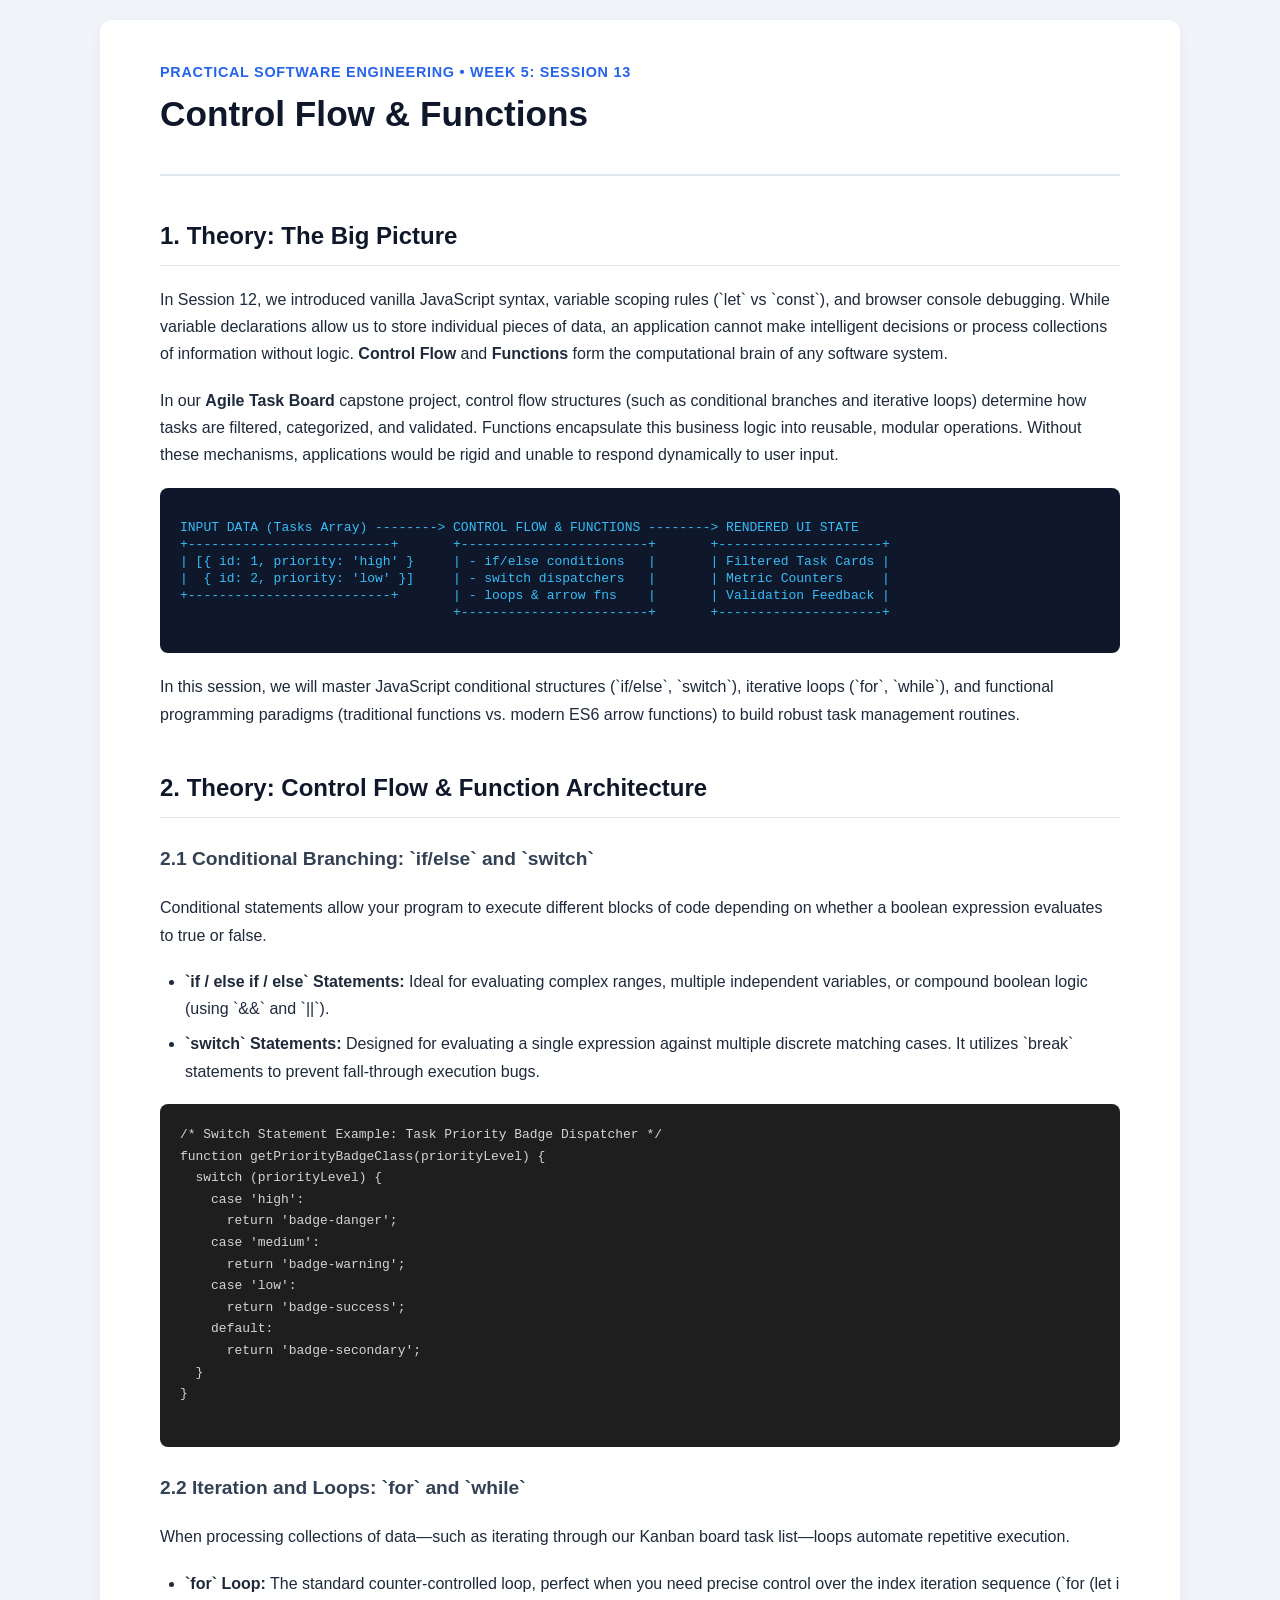
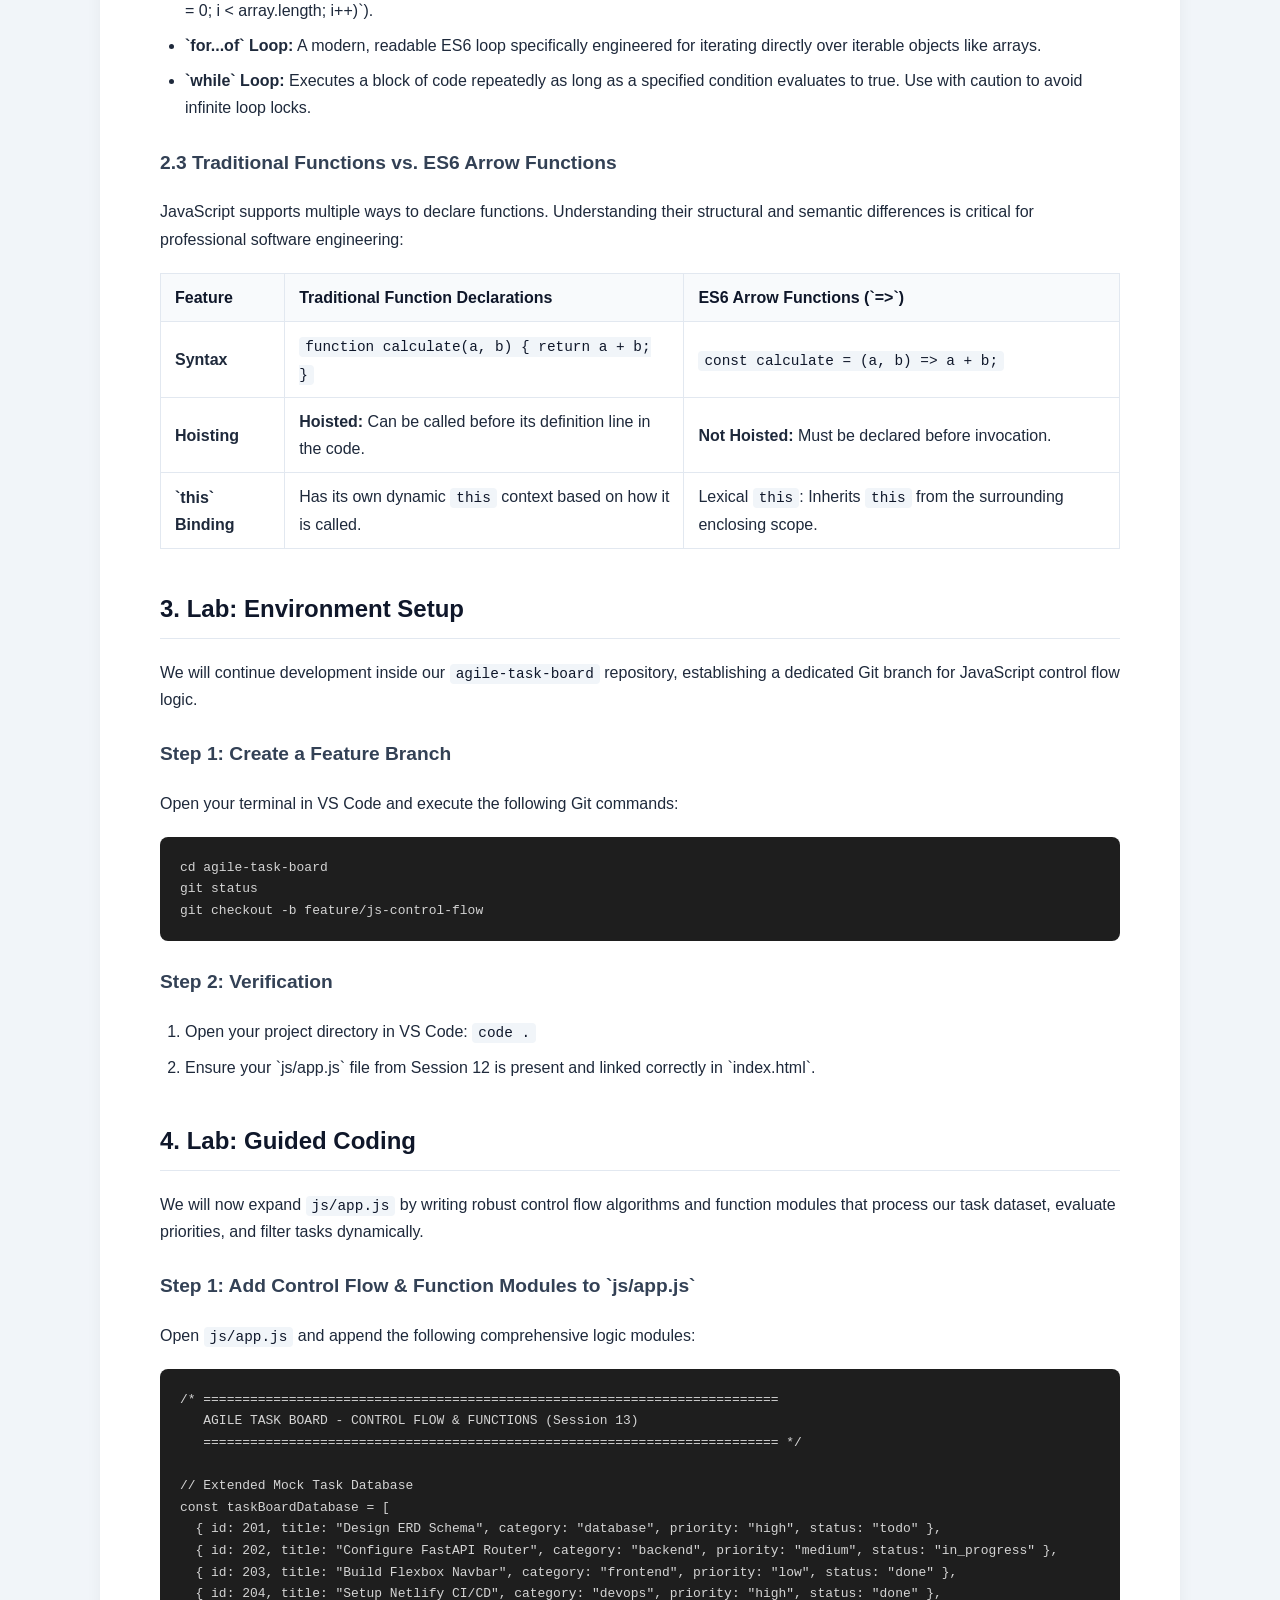
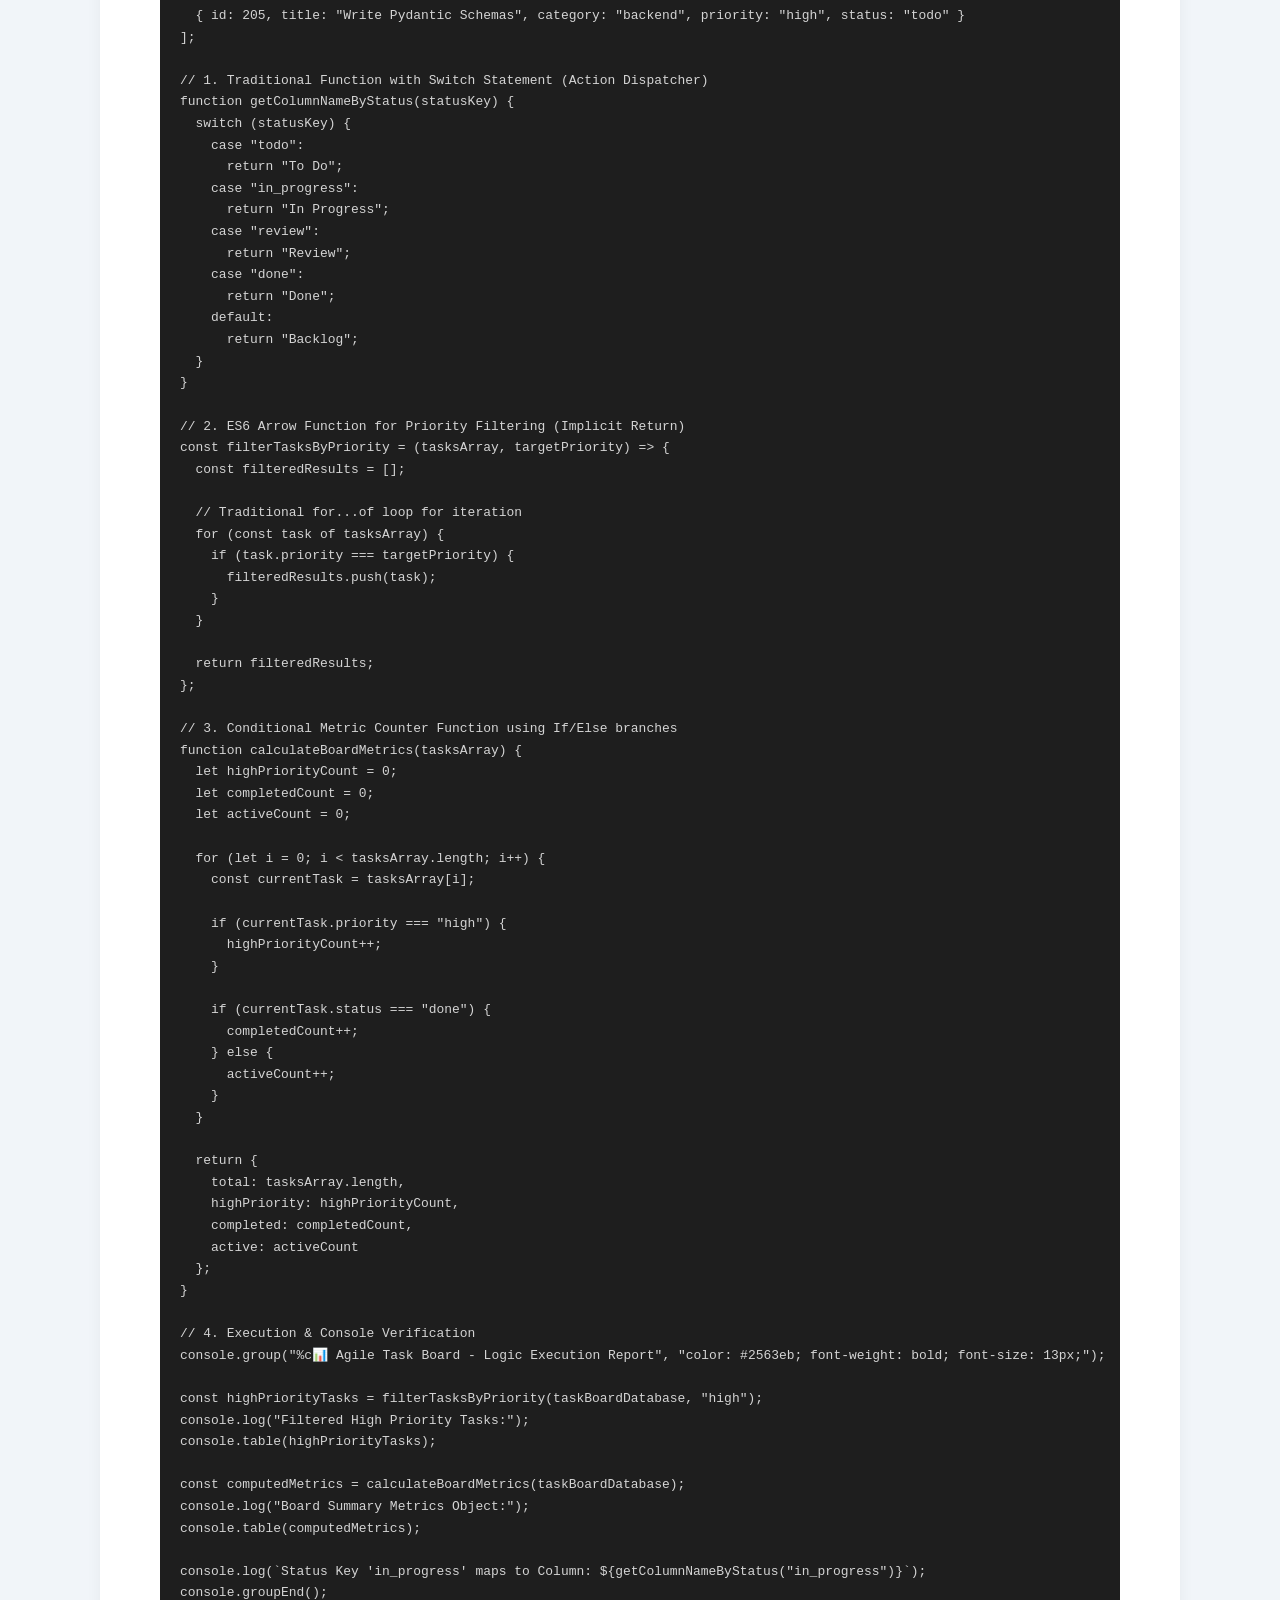
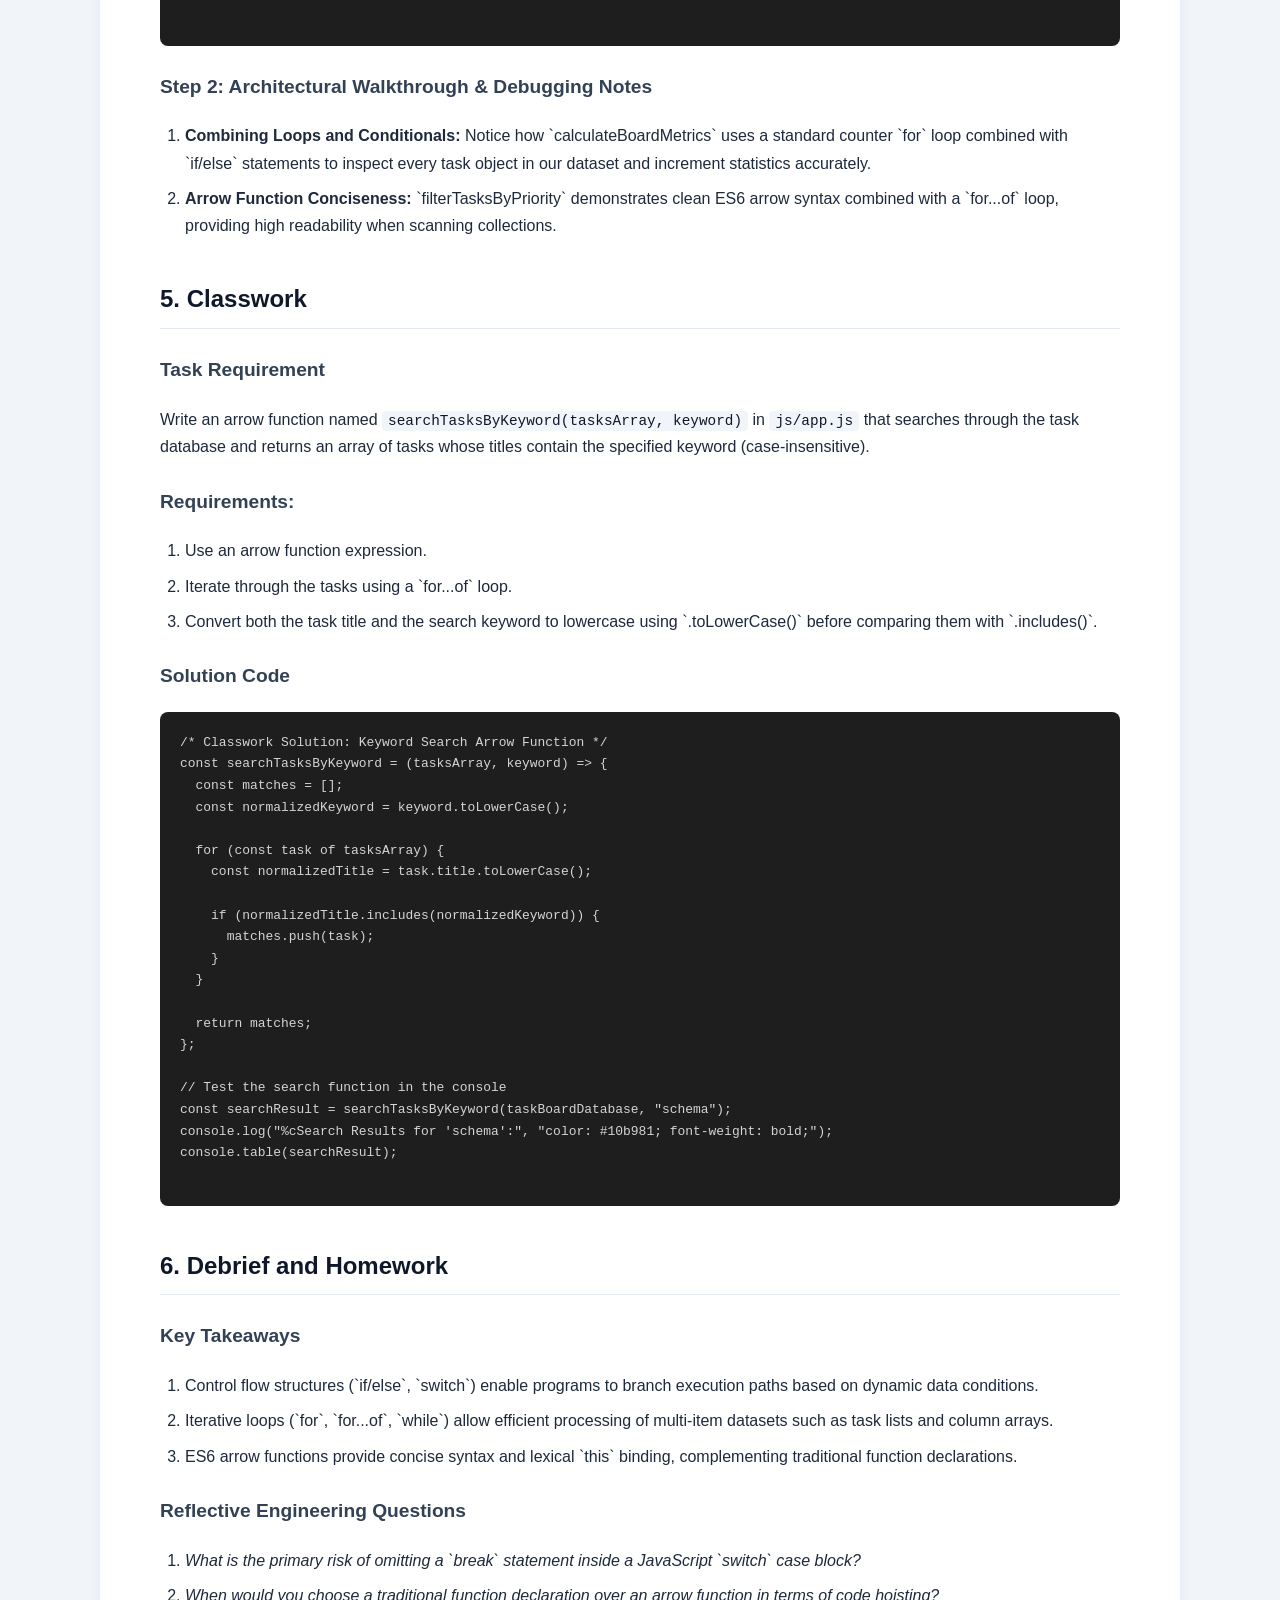
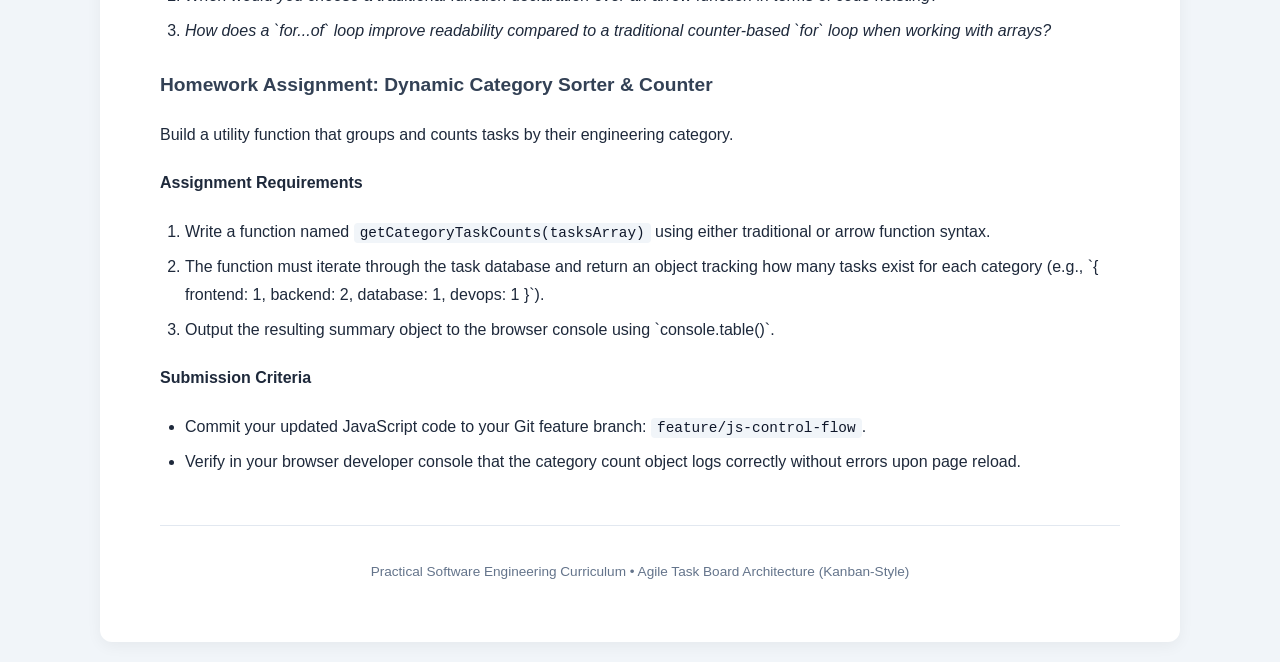
<file: lesson/lesson-notes/wk5/day-1-wk-5.html>
<!DOCTYPE html>
<html lang="en">
<head>
  <meta charset="UTF-8">
  <meta name="viewport" content="width=device-width, initial-scale=1.0">
  <title>Week 5, Session 13: Control Flow & Functions - Course Notes</title>
  <style>
    :root {
      --primary-color: #0f172a;
      --accent-color: #2563eb;
      --text-color: #1e293b;
      --bg-light: #f8fafc;
      --border-color: #e2e8f0;
      --code-bg: #1e1e1e;
      --code-text: #d4d4d4;
    }

    body {
      font-family: -apple-system, BlinkMacSystemFont, "Segoe UI", Roboto, Oxygen, Ubuntu, Cantarell, "Open Sans", "Helvetica Neue", sans-serif;
      line-height: 1.7;
      color: var(--text-color);
      background-color: #f1f5f9;
      margin: 0;
      padding: 20px;
    }

    .container {
      max-width: 960px;
      margin: 0 auto;
      background: #ffffff;
      padding: 40px 60px;
      border-radius: 12px;
      box-shadow: 0 4px 15px rgba(0, 0, 0, 0.05);
    }

    header {
      border-bottom: 2px solid var(--border-color);
      padding-bottom: 20px;
      margin-bottom: 30px;
    }

    header h1 {
      color: var(--primary-color);
      font-size: 2.2rem;
      margin: 0 0 10px 0;
    }

    header .meta {
      font-weight: 600;
      color: var(--accent-color);
      text-transform: uppercase;
      letter-spacing: 0.05em;
      font-size: 0.9rem;
    }

    h2 {
      color: var(--primary-color);
      border-bottom: 1px solid var(--border-color);
      padding-bottom: 8px;
      margin-top: 40px;
      font-size: 1.5rem;
    }

    h3 {
      color: #334155;
      margin-top: 25px;
      font-size: 1.2rem;
    }

    p, ul, ol {
      margin-bottom: 1.2rem;
    }

    ul, ol {
      padding-left: 25px;
    }

    li {
      margin-bottom: 0.5rem;
    }

    code {
      font-family: "Consolas", "Courier New", Courier, monospace;
      background-color: #f1f5f9;
      color: #0f172a;
      padding: 2px 6px;
      border-radius: 4px;
      font-size: 0.9em;
    }

    pre {
      background-color: var(--code-bg);
      color: var(--code-text);
      padding: 20px;
      border-radius: 8px;
      overflow-x: auto;
      font-family: "Consolas", "Courier New", Courier, monospace;
      font-size: 0.9rem;
      line-height: 1.5;
    }

    pre code {
      background-color: transparent;
      color: inherit;
      padding: 0;
    }

    .diagram {
      background-color: #0f172a;
      color: #38bdf8;
      padding: 15px 20px;
      border-radius: 8px;
      font-family: monospace;
      white-space: pre;
      overflow-x: auto;
      margin: 20px 0;
      line-height: 1.3;
    }

    .callout {
      background-color: #eff6ff;
      border-left: 4px solid var(--accent-color);
      padding: 15px 20px;
      margin: 20px 0;
      border-radius: 0 8px 8px 0;
    }

    .callout.warning {
      background-color: #fff1f2;
      border-left-color: #e11d48;
    }

    .callout-title {
      font-weight: bold;
      margin-bottom: 5px;
      color: var(--primary-color);
    }

    table {
      width: 100%;
      border-collapse: collapse;
      margin: 20px 0;
    }

    th, td {
      border: 1px solid var(--border-color);
      padding: 10px 14px;
      text-align: left;
    }

    th {
      background-color: #f8fafc;
      color: var(--primary-color);
    }

    footer {
      margin-top: 50px;
      padding-top: 20px;
      border-top: 1px solid var(--border-color);
      font-size: 0.85rem;
      color: #64748b;
      text-align: center;
    }
  </style>
</head>
<body>

  <div class="container">
    <header>
      <div class="meta">Practical Software Engineering • Week 5: Session 13</div>
      <h1>Control Flow & Functions</h1>
    </header>

    <!-- SECTION 1: THEORY - THE BIG PICTURE -->
    <section>
      <h2>1. Theory: The Big Picture</h2>
      <p>In Session 12, we introduced vanilla JavaScript syntax, variable scoping rules (`let` vs `const`), and browser console debugging. While variable declarations allow us to store individual pieces of data, an application cannot make intelligent decisions or process collections of information without logic. <strong>Control Flow</strong> and <strong>Functions</strong> form the computational brain of any software system.</p>

      <p>In our <strong>Agile Task Board</strong> capstone project, control flow structures (such as conditional branches and iterative loops) determine how tasks are filtered, categorized, and validated. Functions encapsulate this business logic into reusable, modular operations. Without these mechanisms, applications would be rigid and unable to respond dynamically to user input.</p>

      <div class="diagram">
INPUT DATA (Tasks Array) --------> CONTROL FLOW & FUNCTIONS --------> RENDERED UI STATE
+--------------------------+       +------------------------+       +---------------------+
| [{ id: 1, priority: 'high' }     | - if/else conditions   |       | Filtered Task Cards |
|  { id: 2, priority: 'low' }]     | - switch dispatchers   |       | Metric Counters     |
+--------------------------+       | - loops & arrow fns    |       | Validation Feedback |
                                   +------------------------+       +---------------------+
      </div>

      <p>In this session, we will master JavaScript conditional structures (`if/else`, `switch`), iterative loops (`for`, `while`), and functional programming paradigms (traditional functions vs. modern ES6 arrow functions) to build robust task management routines.</p>
    </section>

    <!-- SECTION 2: THEORY - SEMANTIC WEB & LOGIC STANDARDS -->
    <section>
      <h2>2. Theory: Control Flow & Function Architecture</h2>

      <h3>2.1 Conditional Branching: `if/else` and `switch`</h3>
      <p>Conditional statements allow your program to execute different blocks of code depending on whether a boolean expression evaluates to true or false.</p>

      <ul>
        <li><strong>`if / else if / else` Statements:</strong> Ideal for evaluating complex ranges, multiple independent variables, or compound boolean logic (using `&&` and `||`).</li>
        <li><strong>`switch` Statements:</strong> Designed for evaluating a single expression against multiple discrete matching cases. It utilizes `break` statements to prevent fall-through execution bugs.</li>
      </ul>

      <pre><code>/* Switch Statement Example: Task Priority Badge Dispatcher */
function getPriorityBadgeClass(priorityLevel) {
  switch (priorityLevel) {
    case 'high':
      return 'badge-danger';
    case 'medium':
      return 'badge-warning';
    case 'low':
      return 'badge-success';
    default:
      return 'badge-secondary';
  }
}
      </code></pre>

      <h3>2.2 Iteration and Loops: `for` and `while`</h3>
      <p>When processing collections of data—such as iterating through our Kanban board task list—loops automate repetitive execution.</p>
      <ul>
        <li><strong>`for` Loop:</strong> The standard counter-controlled loop, perfect when you need precise control over the index iteration sequence (`for (let i = 0; i < array.length; i++)`).</li>
        <li><strong>`for...of` Loop:</strong> A modern, readable ES6 loop specifically engineered for iterating directly over iterable objects like arrays.</li>
        <li><strong>`while` Loop:</strong> Executes a block of code repeatedly as long as a specified condition evaluates to true. Use with caution to avoid infinite loop locks.</li>
      </ul>

      <h3>2.3 Traditional Functions vs. ES6 Arrow Functions</h3>
      <p>JavaScript supports multiple ways to declare functions. Understanding their structural and semantic differences is critical for professional software engineering:</p>

      <table>
        <thead>
          <tr>
            <th>Feature</th>
            <th>Traditional Function Declarations</th>
            <th>ES6 Arrow Functions (`=>`)</th>
          </tr>
        </thead>
        <tbody>
          <tr>
            <td><strong>Syntax</strong></td>
            <td><code>function calculate(a, b) { return a + b; }</code></td>
            <td><code>const calculate = (a, b) => a + b;</code></td>
          </tr>
          <tr>
            <td><strong>Hoisting</strong></td>
            <td><strong>Hoisted:</strong> Can be called before its definition line in the code.</td>
            <td><strong>Not Hoisted:</strong> Must be declared before invocation.</td>
          </tr>
          <tr>
            <td><strong>`this` Binding</strong></td>
            <td>Has its own dynamic <code>this</code> context based on how it is called.</td>
            <td>Lexical <code>this</code>: Inherits <code>this</code> from the surrounding enclosing scope.</td>
          </tr>
        </tbody>
      </table>
    </section>

    <!-- SECTION 3: LAB - ENVIRONMENT SETUP -->
    <section>
      <h2>3. Lab: Environment Setup</h2>
      <p>We will continue development inside our <code>agile-task-board</code> repository, establishing a dedicated Git branch for JavaScript control flow logic.</p>

      <h3>Step 1: Create a Feature Branch</h3>
      <p>Open your terminal in VS Code and execute the following Git commands:</p>
      <pre><code>cd agile-task-board
git status
git checkout -b feature/js-control-flow</code></pre>

      <h3>Step 2: Verification</h3>
      <ol>
        <li>Open your project directory in VS Code: <code>code .</code></li>
        <li>Ensure your `js/app.js` file from Session 12 is present and linked correctly in `index.html`.</li>
      </ol>
    </section>

    <!-- SECTION 4: LAB - GUIDED CODING -->
    <section>
      <h2>4. Lab: Guided Coding</h2>
      <p>We will now expand <code>js/app.js</code> by writing robust control flow algorithms and function modules that process our task dataset, evaluate priorities, and filter tasks dynamically.</p>

      <h3>Step 1: Add Control Flow & Function Modules to `js/app.js`</h3>
      <p>Open <code>js/app.js</code> and append the following comprehensive logic modules:</p>

      <pre><code>/* ==========================================================================
   AGILE TASK BOARD - CONTROL FLOW & FUNCTIONS (Session 13)
   ========================================================================== */

// Extended Mock Task Database
const taskBoardDatabase = [
  { id: 201, title: "Design ERD Schema", category: "database", priority: "high", status: "todo" },
  { id: 202, title: "Configure FastAPI Router", category: "backend", priority: "medium", status: "in_progress" },
  { id: 203, title: "Build Flexbox Navbar", category: "frontend", priority: "low", status: "done" },
  { id: 204, title: "Setup Netlify CI/CD", category: "devops", priority: "high", status: "done" },
  { id: 205, title: "Write Pydantic Schemas", category: "backend", priority: "high", status: "todo" }
];

// 1. Traditional Function with Switch Statement (Action Dispatcher)
function getColumnNameByStatus(statusKey) {
  switch (statusKey) {
    case "todo":
      return "To Do";
    case "in_progress":
      return "In Progress";
    case "review":
      return "Review";
    case "done":
      return "Done";
    default:
      return "Backlog";
  }
}

// 2. ES6 Arrow Function for Priority Filtering (Implicit Return)
const filterTasksByPriority = (tasksArray, targetPriority) => {
  const filteredResults = [];
  
  // Traditional for...of loop for iteration
  for (const task of tasksArray) {
    if (task.priority === targetPriority) {
      filteredResults.push(task);
    }
  }
  
  return filteredResults;
};

// 3. Conditional Metric Counter Function using If/Else branches
function calculateBoardMetrics(tasksArray) {
  let highPriorityCount = 0;
  let completedCount = 0;
  let activeCount = 0;

  for (let i = 0; i < tasksArray.length; i++) {
    const currentTask = tasksArray[i];

    if (currentTask.priority === "high") {
      highPriorityCount++;
    }

    if (currentTask.status === "done") {
      completedCount++;
    } else {
      activeCount++;
    }
  }

  return {
    total: tasksArray.length,
    highPriority: highPriorityCount,
    completed: completedCount,
    active: activeCount
  };
}

// 4. Execution & Console Verification
console.group("%c📊 Agile Task Board - Logic Execution Report", "color: #2563eb; font-weight: bold; font-size: 13px;");

const highPriorityTasks = filterTasksByPriority(taskBoardDatabase, "high");
console.log("Filtered High Priority Tasks:");
console.table(highPriorityTasks);

const computedMetrics = calculateBoardMetrics(taskBoardDatabase);
console.log("Board Summary Metrics Object:");
console.table(computedMetrics);

console.log(`Status Key 'in_progress' maps to Column: ${getColumnNameByStatus("in_progress")}`);
console.groupEnd();
      </code></pre>

      <h3>Step 2: Architectural Walkthrough & Debugging Notes</h3>
      <ol>
        <li><strong>Combining Loops and Conditionals:</strong> Notice how `calculateBoardMetrics` uses a standard counter `for` loop combined with `if/else` statements to inspect every task object in our dataset and increment statistics accurately.</li>
        <li><strong>Arrow Function Conciseness:</strong> `filterTasksByPriority` demonstrates clean ES6 arrow syntax combined with a `for...of` loop, providing high readability when scanning collections.</li>
      </ol>
    </section>

    <!-- SECTION 5: CLASSWORK -->
    <section>
      <h2>5. Classwork</h2>

      <h3>Task Requirement</h3>
      <p>Write an arrow function named <code>searchTasksByKeyword(tasksArray, keyword)</code> in <code>js/app.js</code> that searches through the task database and returns an array of tasks whose titles contain the specified keyword (case-insensitive).</p>

      <h3>Requirements:</h3>
      <ol>
        <li>Use an arrow function expression.</li>
        <li>Iterate through the tasks using a `for...of` loop.</li>
        <li>Convert both the task title and the search keyword to lowercase using `.toLowerCase()` before comparing them with `.includes()`.</li>
      </ol>

      <h3>Solution Code</h3>
      <pre><code>/* Classwork Solution: Keyword Search Arrow Function */
const searchTasksByKeyword = (tasksArray, keyword) => {
  const matches = [];
  const normalizedKeyword = keyword.toLowerCase();

  for (const task of tasksArray) {
    const normalizedTitle = task.title.toLowerCase();
    
    if (normalizedTitle.includes(normalizedKeyword)) {
      matches.push(task);
    }
  }

  return matches;
};

// Test the search function in the console
const searchResult = searchTasksByKeyword(taskBoardDatabase, "schema");
console.log("%cSearch Results for 'schema':", "color: #10b981; font-weight: bold;");
console.table(searchResult);
      </code></pre>
    </section>

    <!-- SECTION 6: DEBRIEF AND HOMEWORK -->
    <section>
      <h2>6. Debrief and Homework</h2>

      <h3>Key Takeaways</h3>
      <ol>
        <li>Control flow structures (`if/else`, `switch`) enable programs to branch execution paths based on dynamic data conditions.</li>
        <li>Iterative loops (`for`, `for...of`, `while`) allow efficient processing of multi-item datasets such as task lists and column arrays.</li>
        <li>ES6 arrow functions provide concise syntax and lexical `this` binding, complementing traditional function declarations.</li>
      </ol>

      <h3>Reflective Engineering Questions</h3>
      <ol>
        <li><em>What is the primary risk of omitting a `break` statement inside a JavaScript `switch` case block?</em></li>
        <li><em>When would you choose a traditional function declaration over an arrow function in terms of code hoisting?</em></li>
        <li><em>How does a `for...of` loop improve readability compared to a traditional counter-based `for` loop when working with arrays?</em></li>
      </ol>

      <h3>Homework Assignment: Dynamic Category Sorter & Counter</h3>
      <p>Build a utility function that groups and counts tasks by their engineering category.</p>

      <h4>Assignment Requirements</h4>
      <ol>
        <li>Write a function named <code>getCategoryTaskCounts(tasksArray)</code> using either traditional or arrow function syntax.</li>
        <li>The function must iterate through the task database and return an object tracking how many tasks exist for each category (e.g., `{ frontend: 1, backend: 2, database: 1, devops: 1 }`).</li>
        <li>Output the resulting summary object to the browser console using `console.table()`.</li>
      </ol>

      <h4>Submission Criteria</h4>
      <ul>
        <li>Commit your updated JavaScript code to your Git feature branch: <code>feature/js-control-flow</code>.</li>
        <li>Verify in your browser developer console that the category count object logs correctly without errors upon page reload.</li>
      </ul>
    </section>

    <footer>
      <p>Practical Software Engineering Curriculum • Agile Task Board Architecture (Kanban-Style)</p>
    </footer>
  </div>

</body>
</html>
</file>
<file: wk1/day_1/styles.css>
* {
    margin: 0;
    padding: 0;
    box-sizing: border-box;
}
body {
    font-family: 'Courier New', Courier, monospace;
    line-height:1.6;
    color: orangered; /* Hex code */
    padding:30px;
    background-color: rgb(1, 34, 22);
}

header {background-color: rgb(245, 245, 220);
        color: blueviolet;
        padding: 2rem;
        text-align: center;
        border-radius: 8px;
        margin-bottom: 2rem;
}
 header h1 {
 font-size: 2.5rem;
 margin-bottom: 1rem;
}
 
header p {
font-style: italic;
margin-bottom: 1rem;
color: brown;
}

nav ul {
list-style: none;
margin-top: 1rem;


}

nav ul li a {
    text-decoration: none;
    color: antiquewhite;
    font-weight: bold;
    transition: colour 0.8s ease-in-out;
}

nav ul {
    display: flex;

}

nav ul li a:hover {
    color: aquamarine;
}

section {
background-color: aliceblue;
padding: 2rem;
margin-bottom: 1.5rem;
border-radius: 7px;
border-style: groove;
box-shadow: inset;

}
.task-class {
background-color: white;
color: black;
padding: 15px;
border: 5px solid grey

}

.task-class.urgent{
background-color:rgb(167, 38, 38);
border-style: ;
}
</file>
<file: project/agile-dashboard/landing-styles.css>
* {
margin: 0;
padding: 0;
box-sizing: border-box;
}

body {
    font-family: Arial,sans-serif;
}

.header {
    padding: 25px 40px;
    text-align: center;
}


.header h1 {
    font-size: 40px;
    margin:0;
}
.hero {
    min-height: 100vh;
    display: flex;
    flex-direction: column;
    justify-content: center;
    align-items: center;
    padding: 40px;
    background: linear-gradient(135deg,rgb(30, 58, 138),rgb(37, 99, 235));
}
.hero h1 {
    font: size 50px;
    margin-bottom:20px;

}
.hero p {
    max: width 650px;

    font: size 20px;
    line-height:1.6;

    margin: bottom 30px;
}

.buttons {
    display: flex;
    gap: 15px;
    box-sizing: border-box;
    border-color: aqua;
}

.btn {
    padding: 14px 28px;

    border-radius:8px;

    text-decoration: none;

    font-weight: bold;

    transition: 0.3s;
}

.primary {
    background-color: white;
    color:#2563eb;
    box-sizing: border-box;

}

.secondary {
    background-color: transparent;
    color: white;
    border: 2px solid white;
    box-sizing: border-box;
}

.btn:hover {
    transform: translateY(-2px);
    opacity:0.85;
}

.primary:hover {
    background-color:rgb(23, 37, 84);
    color: white;
}
.secondary:hover {
    background-color:white;
    color: rgb(37, 99, 235);
}
</file>
